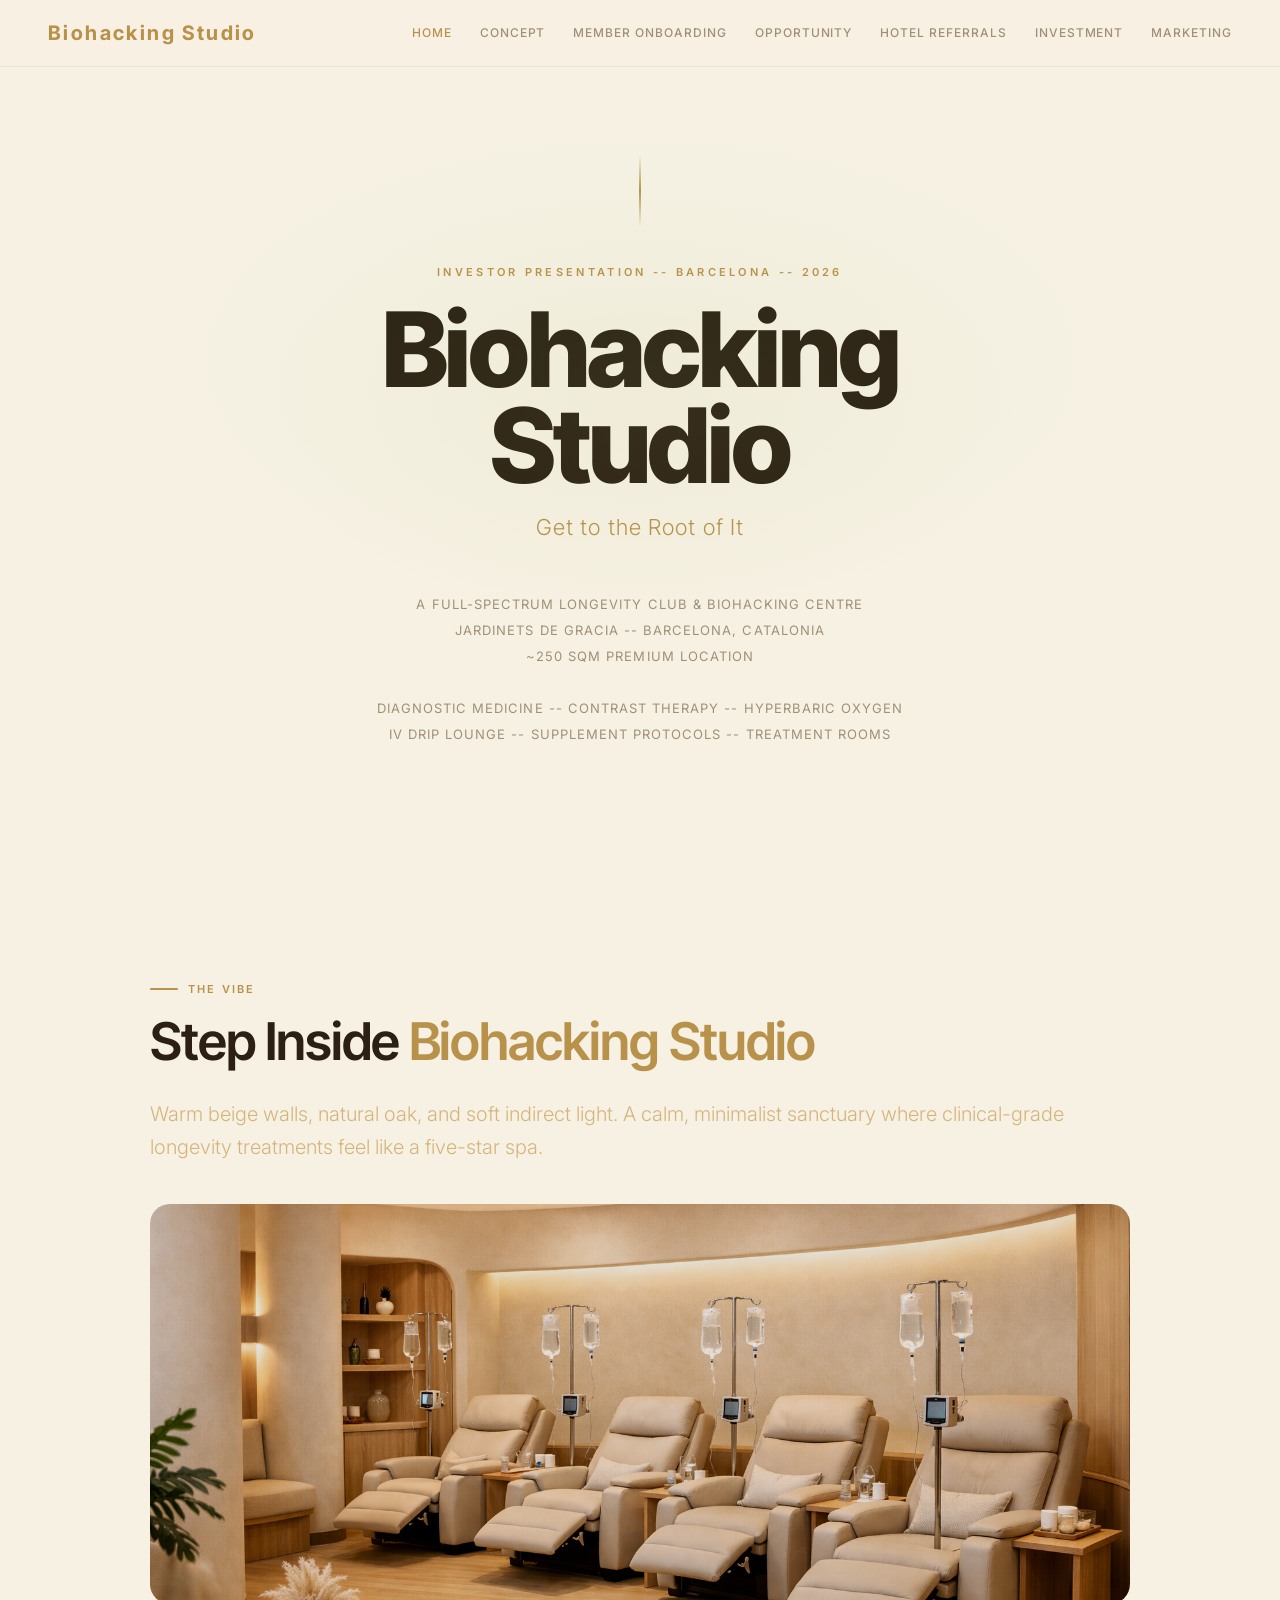
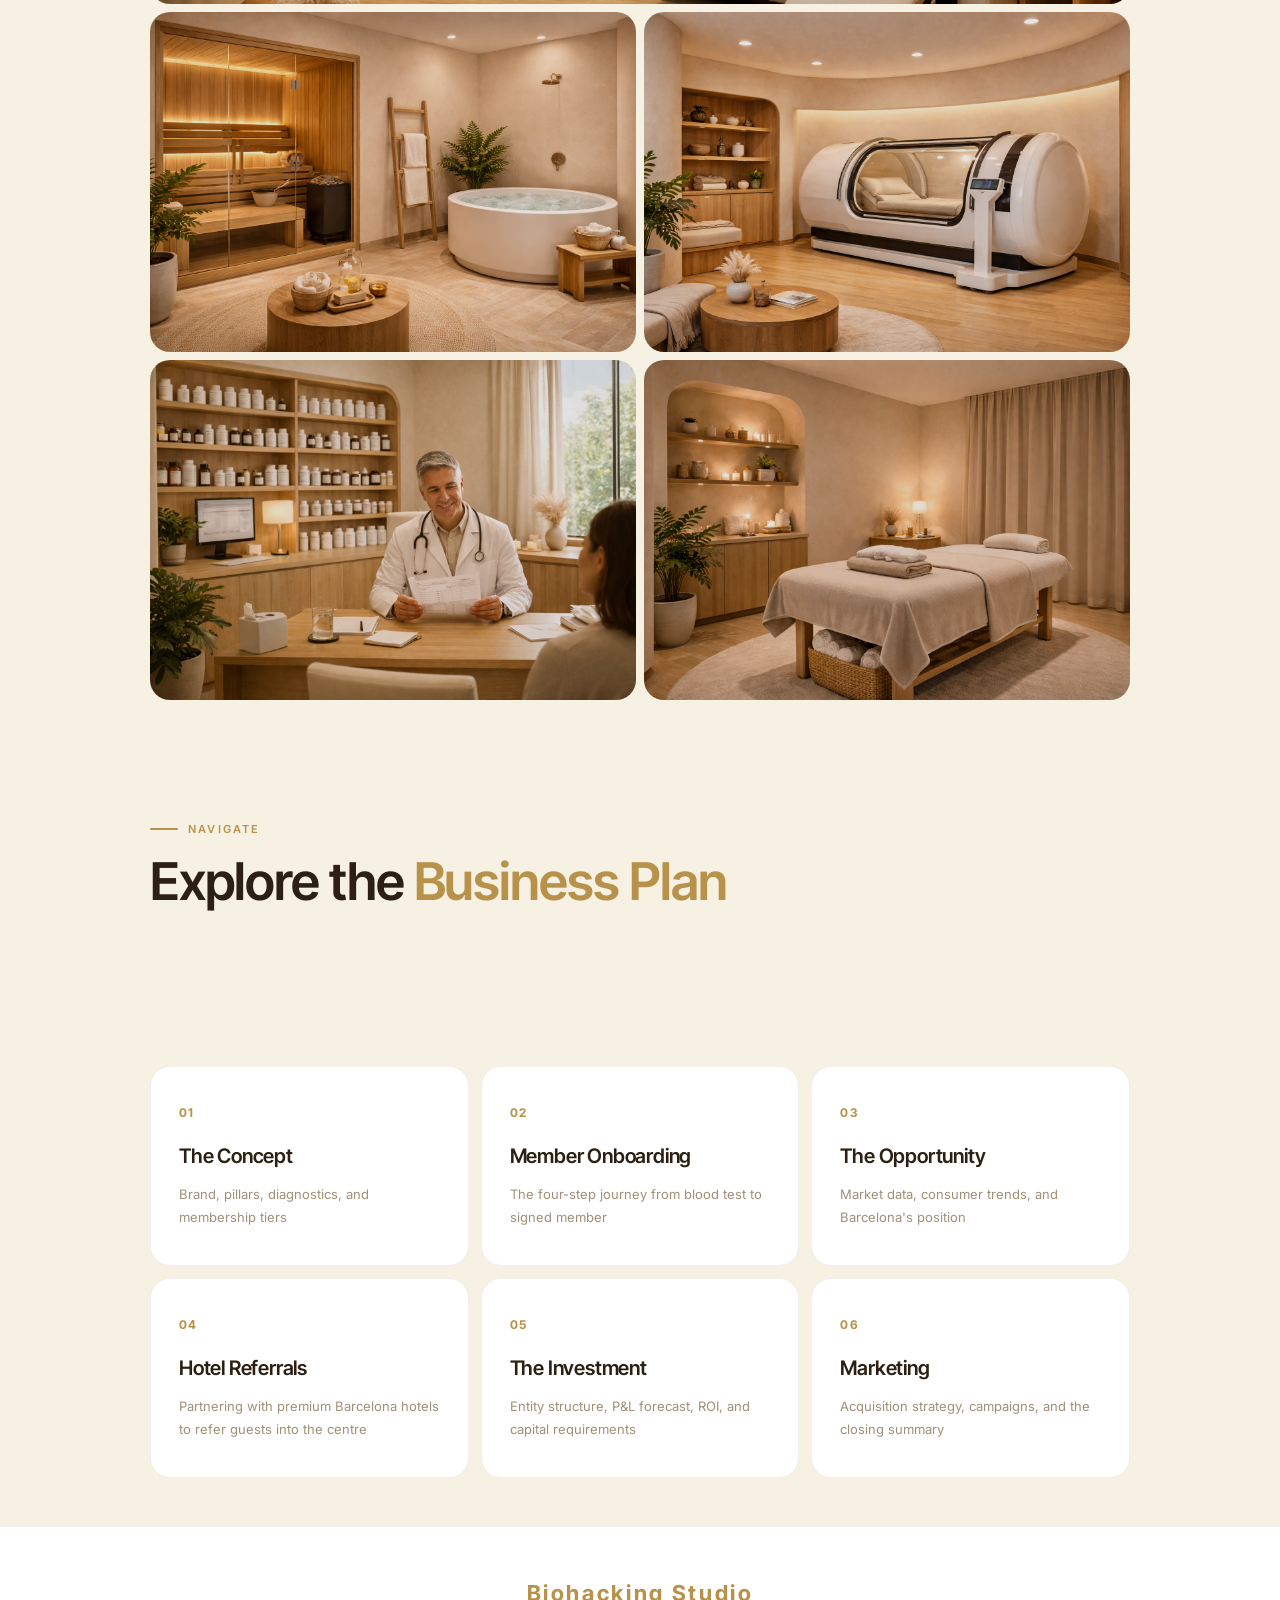
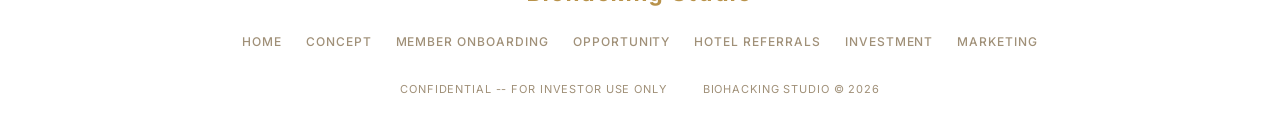
<file: index.html>
<!DOCTYPE html>
<html lang="en">
<head>
<meta charset="UTF-8">
<meta name="viewport" content="width=device-width, initial-scale=1.0">
<title>Home -- Biohacking Studio</title>
<link rel="preconnect" href="https://fonts.googleapis.com">
<link rel="preconnect" href="https://fonts.gstatic.com" crossorigin>
<link href="https://fonts.googleapis.com/css2?family=Inter+Tight:ital,wght@0,200;0,300;0,400;0,500;0,600;0,700;0,800;1,300;1,400&family=Inter:wght@200;300;400;500;600;700;800&display=swap" rel="stylesheet">
<link rel="stylesheet" href="styles.css?v=6">
</head>
<body>
<nav class="nav">
  <a href="index.html" class="nav-logo">Biohacking Studio</a>
  <button class="nav-toggle" aria-label="Menu">
    <span></span><span></span><span></span>
  </button>
  <div class="nav-links">
    <a href="index.html" class="active">Home</a>
    <a href="concept.html">Concept</a>
    <a href="onboarding.html">Member Onboarding</a>
    <a href="opportunity.html">Opportunity</a>
    <a href="hotel.html">Hotel Referrals</a>
    <a href="investment.html">Investment</a>
    <a href="marketing.html">Marketing</a>
  </div>
</nav>

<!-- COVER -->
<div class="cover">
  <div class="cover-bg"></div>
  <div class="cover-line"></div>
  <div class="brand-mark">Investor Presentation -- Barcelona -- 2026</div>
  <h1>Biohacking<br>Studio</h1>
  <div class="cover-tagline">Get to the Root of It</div>
  <p class="cover-desc">
    A full-spectrum longevity club &amp; biohacking centre<br>
    Jardinets de Gracia -- Barcelona, Catalonia<br>
    ~250 sqm premium location<br>
    <br>
    Diagnostic Medicine -- Contrast Therapy -- Hyperbaric Oxygen<br>
    IV Drip Lounge -- Supplement Protocols -- Treatment Rooms
  </p>
</div>

<!-- THE VIBE -->
<div class="vibe-section">
  <div class="eyebrow">The Vibe</div>
  <h2>Step Inside <em>Biohacking Studio</em></h2>
  <p class="lead">Warm beige walls, natural oak, and soft indirect light. A calm, minimalist sanctuary where clinical-grade longevity treatments feel like a five-star spa.</p>
  <div class="vibe-grid">
    <div class="vibe-img vibe-hero">
      <img src="images/iv-lounge.png" alt="Biohacking Studio IV Drip Lounge -- Jardinets de Gracia" loading="lazy">
      <div class="vibe-label">IV Drip Lounge</div>
    </div>
    <div class="vibe-img vibe-tall">
      <img src="images/sauna.png" alt="Finnish Sauna &amp; Contrast Therapy" loading="lazy">
      <div class="vibe-label">Sauna &amp; Contrast Therapy</div>
    </div>
    <div class="vibe-img vibe-plunge">
      <img src="images/hyperbaric.png" alt="Hyperbaric Oxygen Chamber" loading="lazy">
      <div class="vibe-label">Hyperbaric Oxygen Chamber</div>
    </div>
    <div class="vibe-img vibe-tall">
      <img src="images/consultation.png" alt="Medical Consultation &amp; Diagnostics" loading="lazy">
      <div class="vibe-label">Medical Consultation</div>
    </div>
    <div class="vibe-img vibe-tall">
      <img src="images/treatment.png" alt="Treatment &amp; Recovery Room" loading="lazy">
      <div class="vibe-label">Treatment &amp; Recovery</div>
    </div>
  </div>
</div>

<!-- EXPLORE CARDS -->
<div class="section" style="padding-top: 0;">
  <div class="eyebrow">Navigate</div>
  <h2>Explore the <em>Business Plan</em></h2>
</div>
<div class="home-cards">
  <a href="concept.html" class="home-card">
    <div class="home-card-num">01</div>
    <h3>The Concept</h3>
    <p>Brand, pillars, diagnostics, and membership tiers</p>
  </a>
  <a href="onboarding.html" class="home-card">
    <div class="home-card-num">02</div>
    <h3>Member Onboarding</h3>
    <p>The four-step journey from blood test to signed member</p>
  </a>
  <a href="opportunity.html" class="home-card">
    <div class="home-card-num">03</div>
    <h3>The Opportunity</h3>
    <p>Market data, consumer trends, and Barcelona's position</p>
  </a>
  <a href="hotel.html" class="home-card">
    <div class="home-card-num">04</div>
    <h3>Hotel Referrals</h3>
    <p>Partnering with premium Barcelona hotels to refer guests into the centre</p>
  </a>
  <a href="investment.html" class="home-card">
    <div class="home-card-num">05</div>
    <h3>The Investment</h3>
    <p>Entity structure, P&amp;L forecast, ROI, and capital requirements</p>
  </a>
  <a href="marketing.html" class="home-card">
    <div class="home-card-num">06</div>
    <h3>Marketing</h3>
    <p>Acquisition strategy, campaigns, and the closing summary</p>
  </a>
</div>

<footer class="site-footer">
  <div class="footer-inner">
    <div class="footer-brand">Biohacking Studio</div>
    <div class="footer-links">
      <a href="index.html">Home</a>
      <a href="concept.html">Concept</a>
      <a href="onboarding.html">Member Onboarding</a>
      <a href="opportunity.html">Opportunity</a>
      <a href="hotel.html">Hotel Referrals</a>
      <a href="investment.html">Investment</a>
      <a href="marketing.html">Marketing</a>
    </div>
    <div class="footer-meta">
      <span>Confidential -- For Investor Use Only</span>
      <span>Biohacking Studio &copy; 2026</span>
    </div>
  </div>
</footer>
<script>
document.querySelector('.nav-toggle').addEventListener('click', function() {
  document.querySelector('.nav-links').classList.toggle('open');
  this.classList.toggle('open');
});
</script>
</body>
</html>
</file>
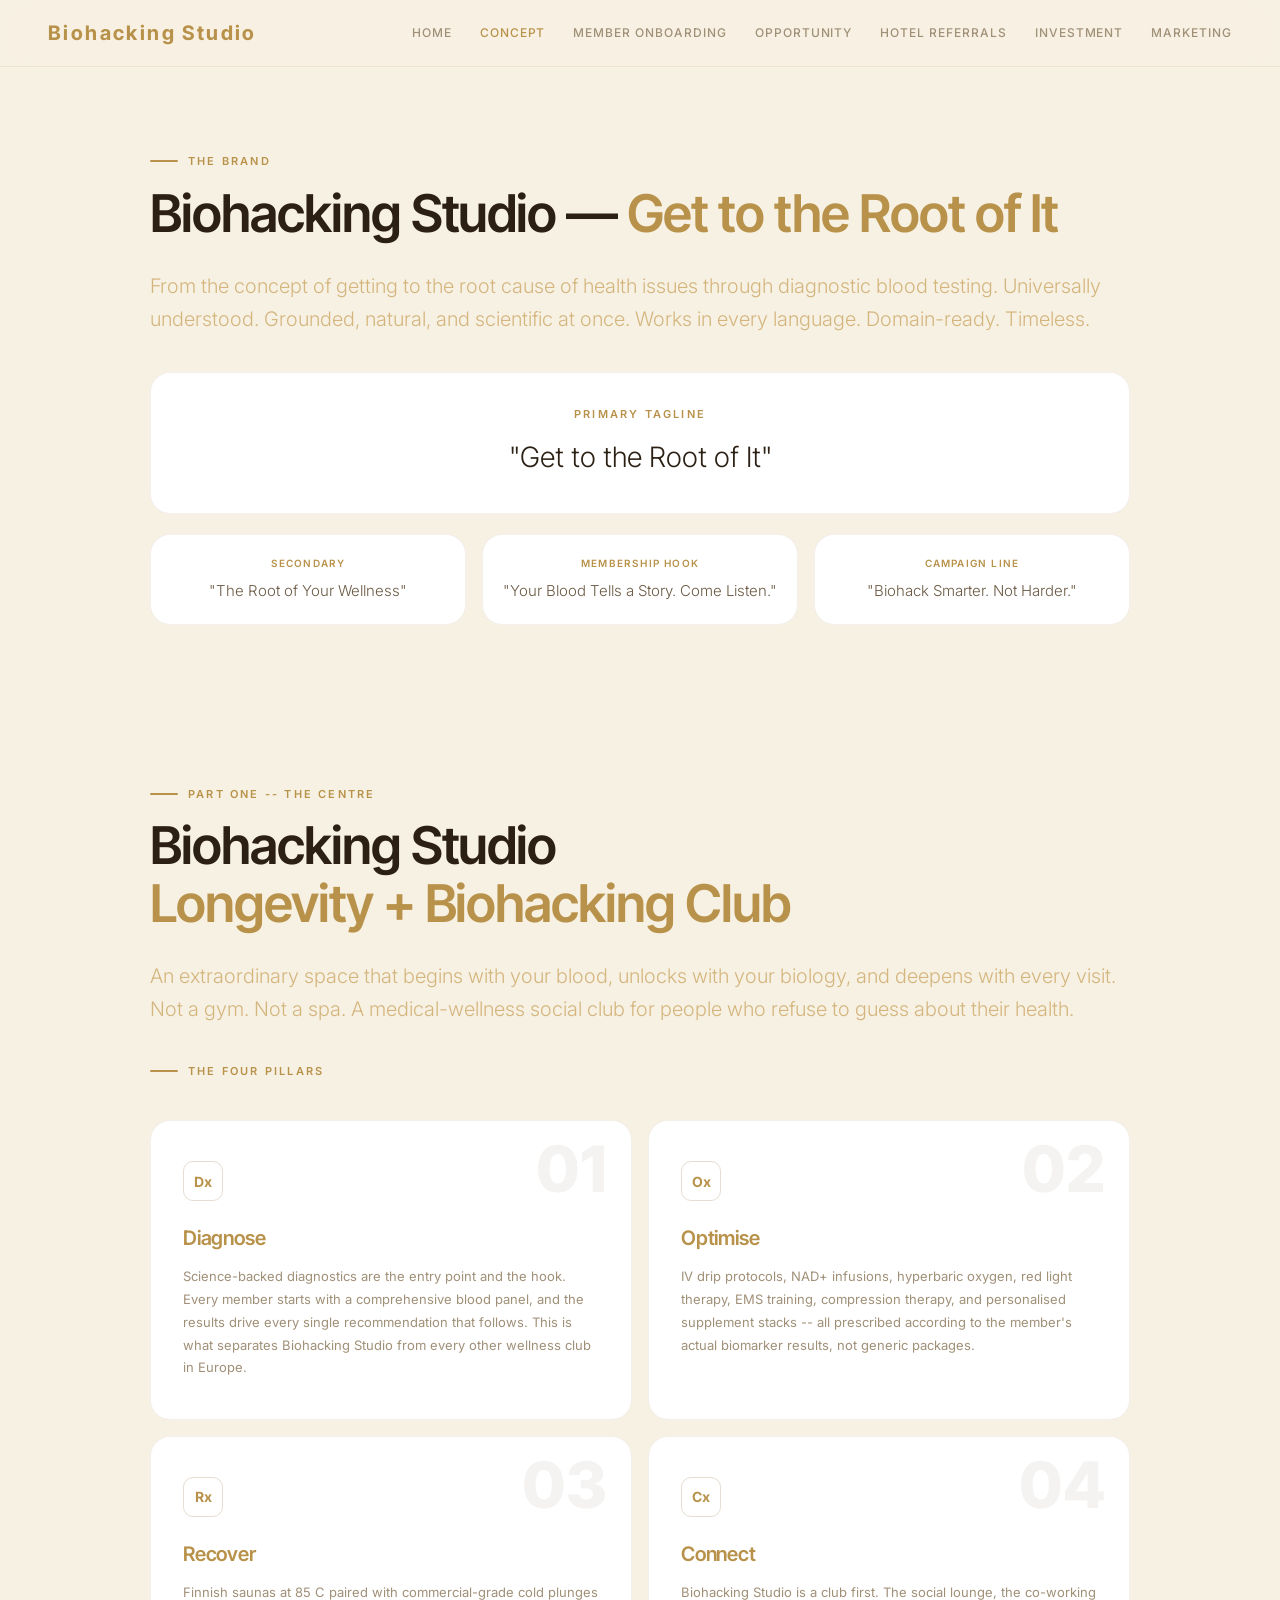
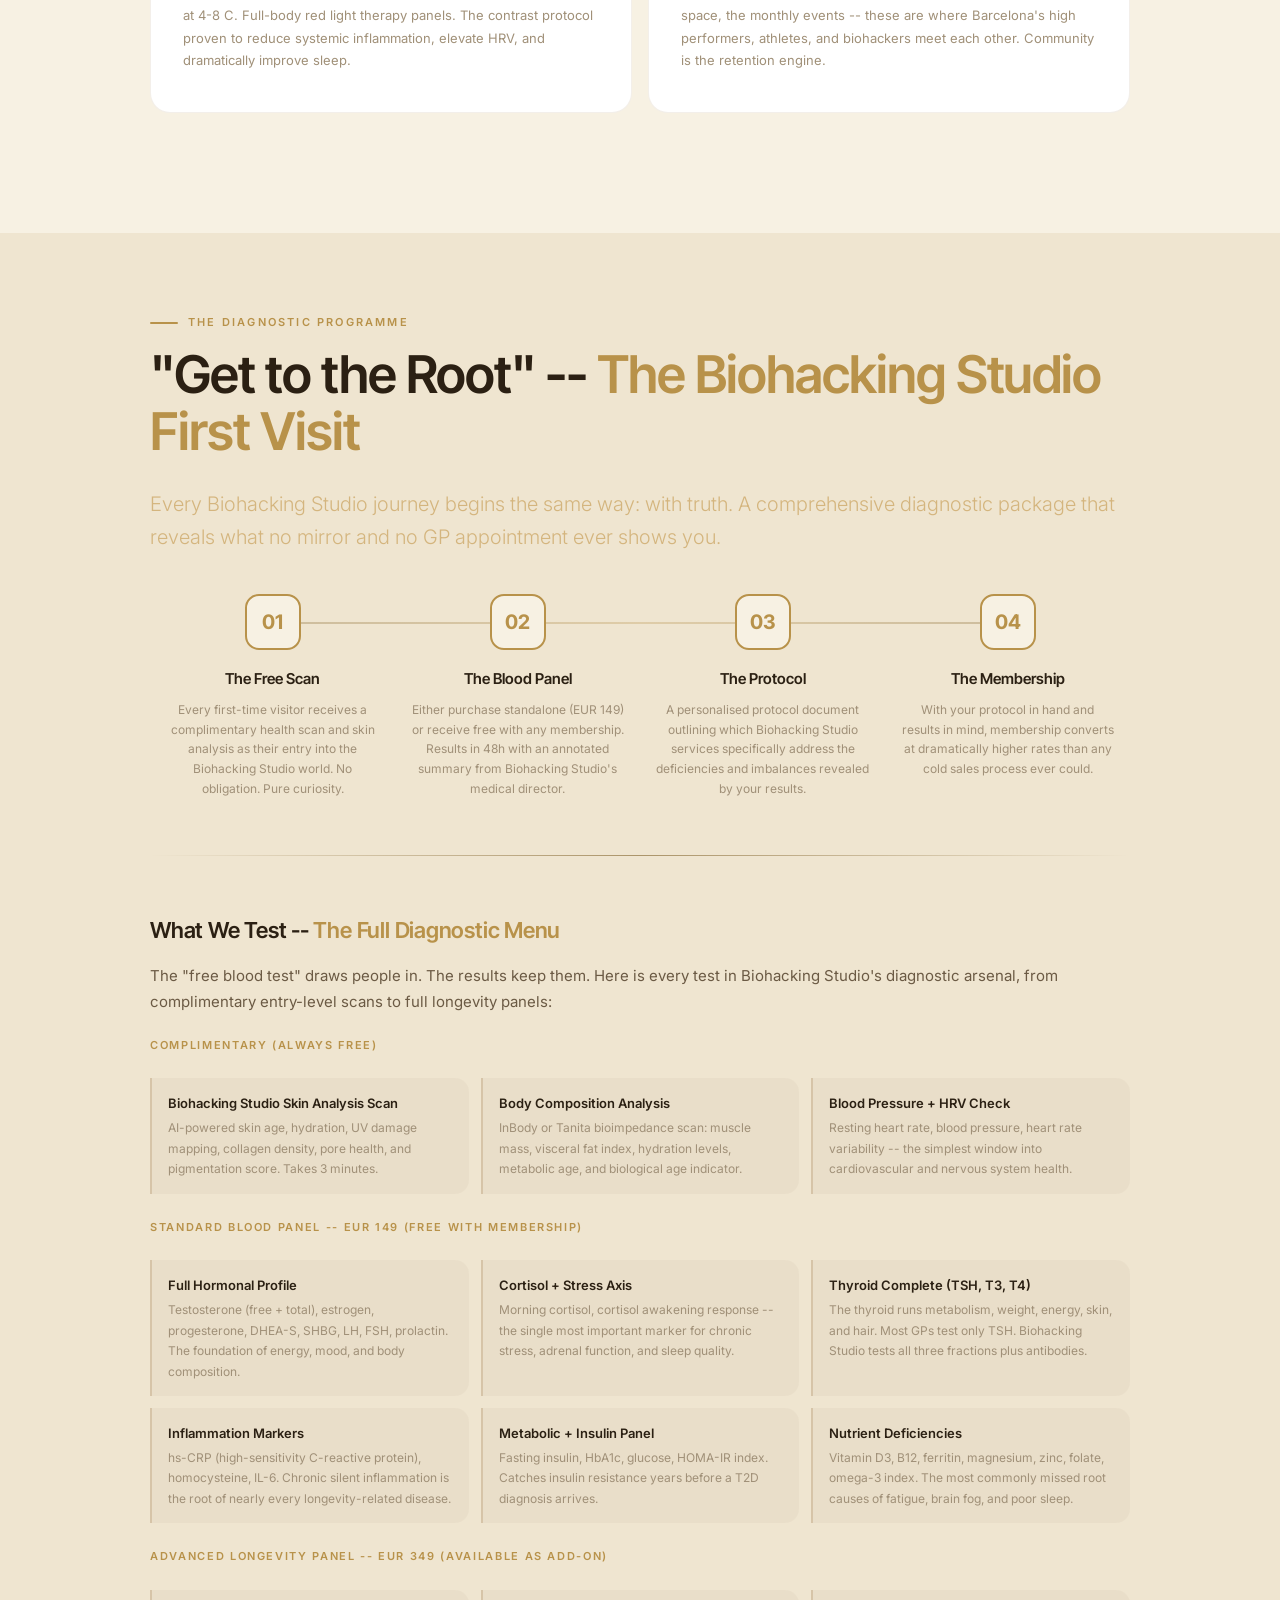
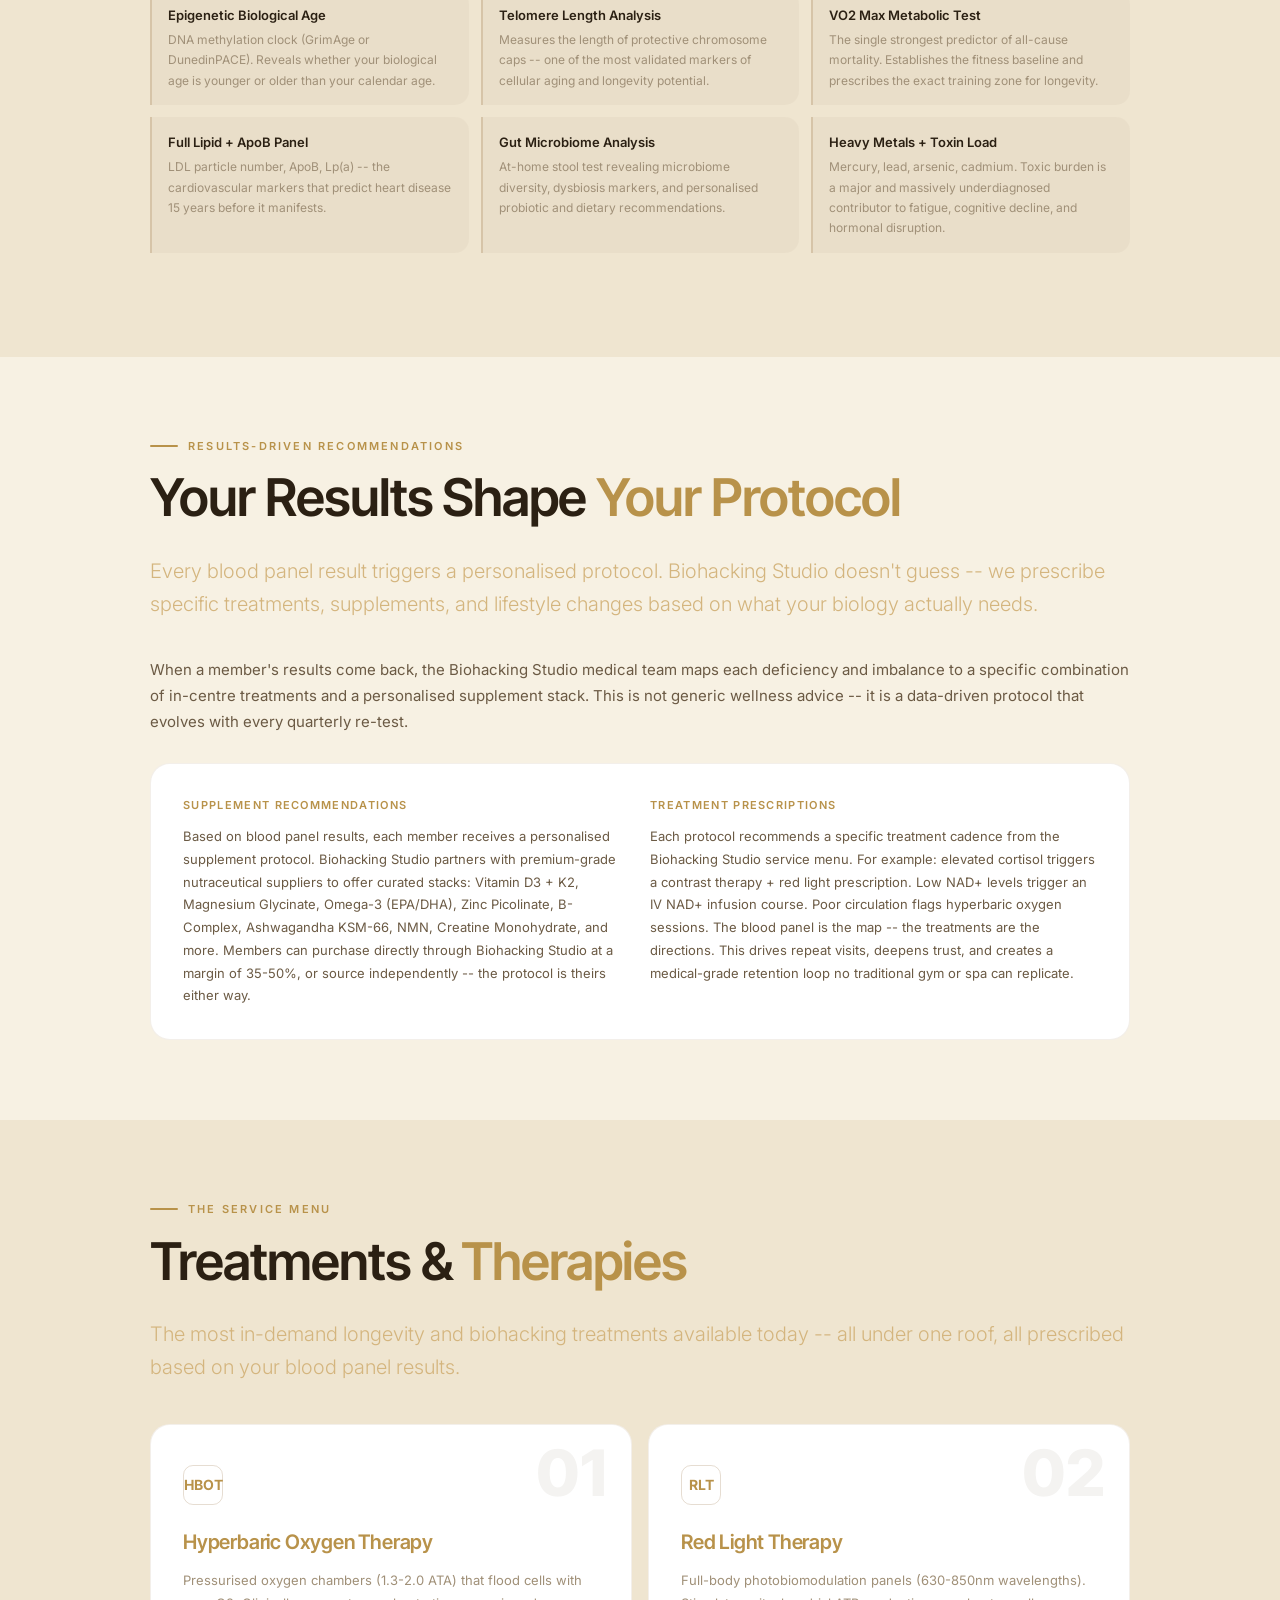
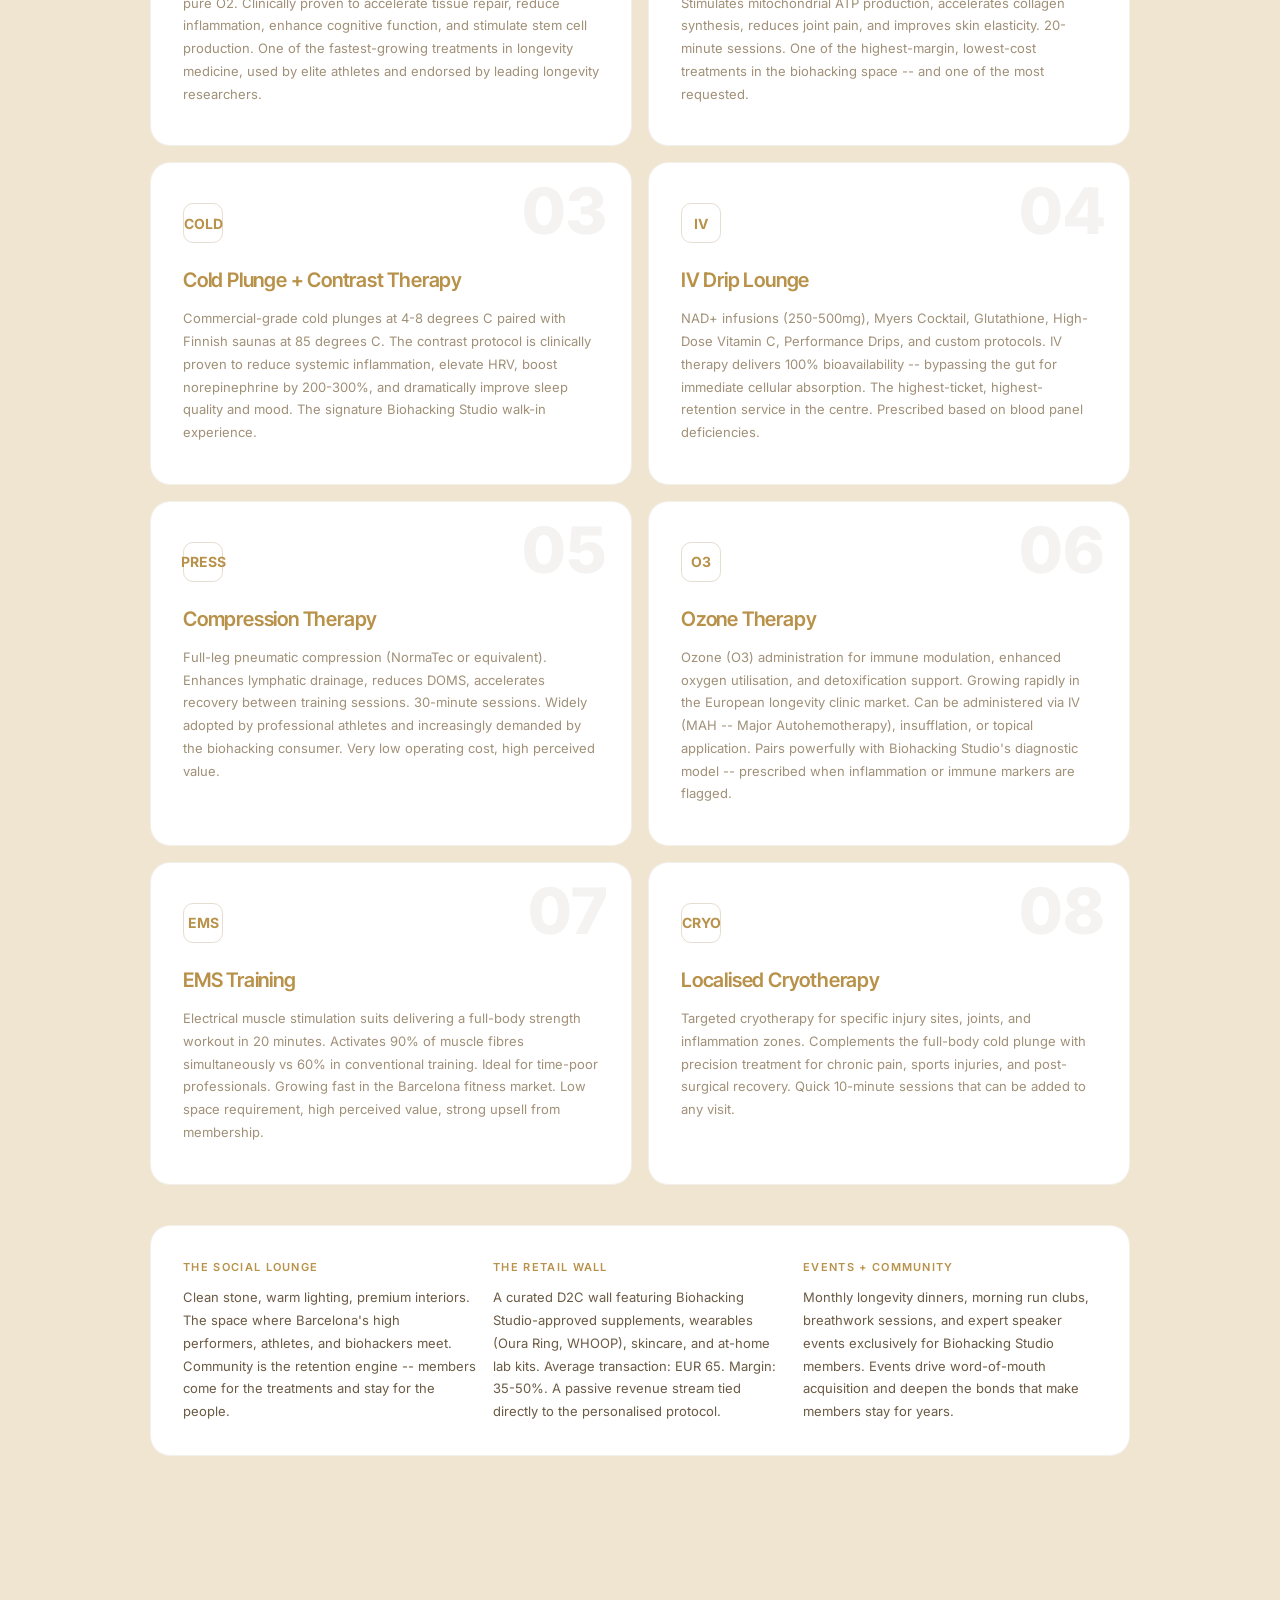
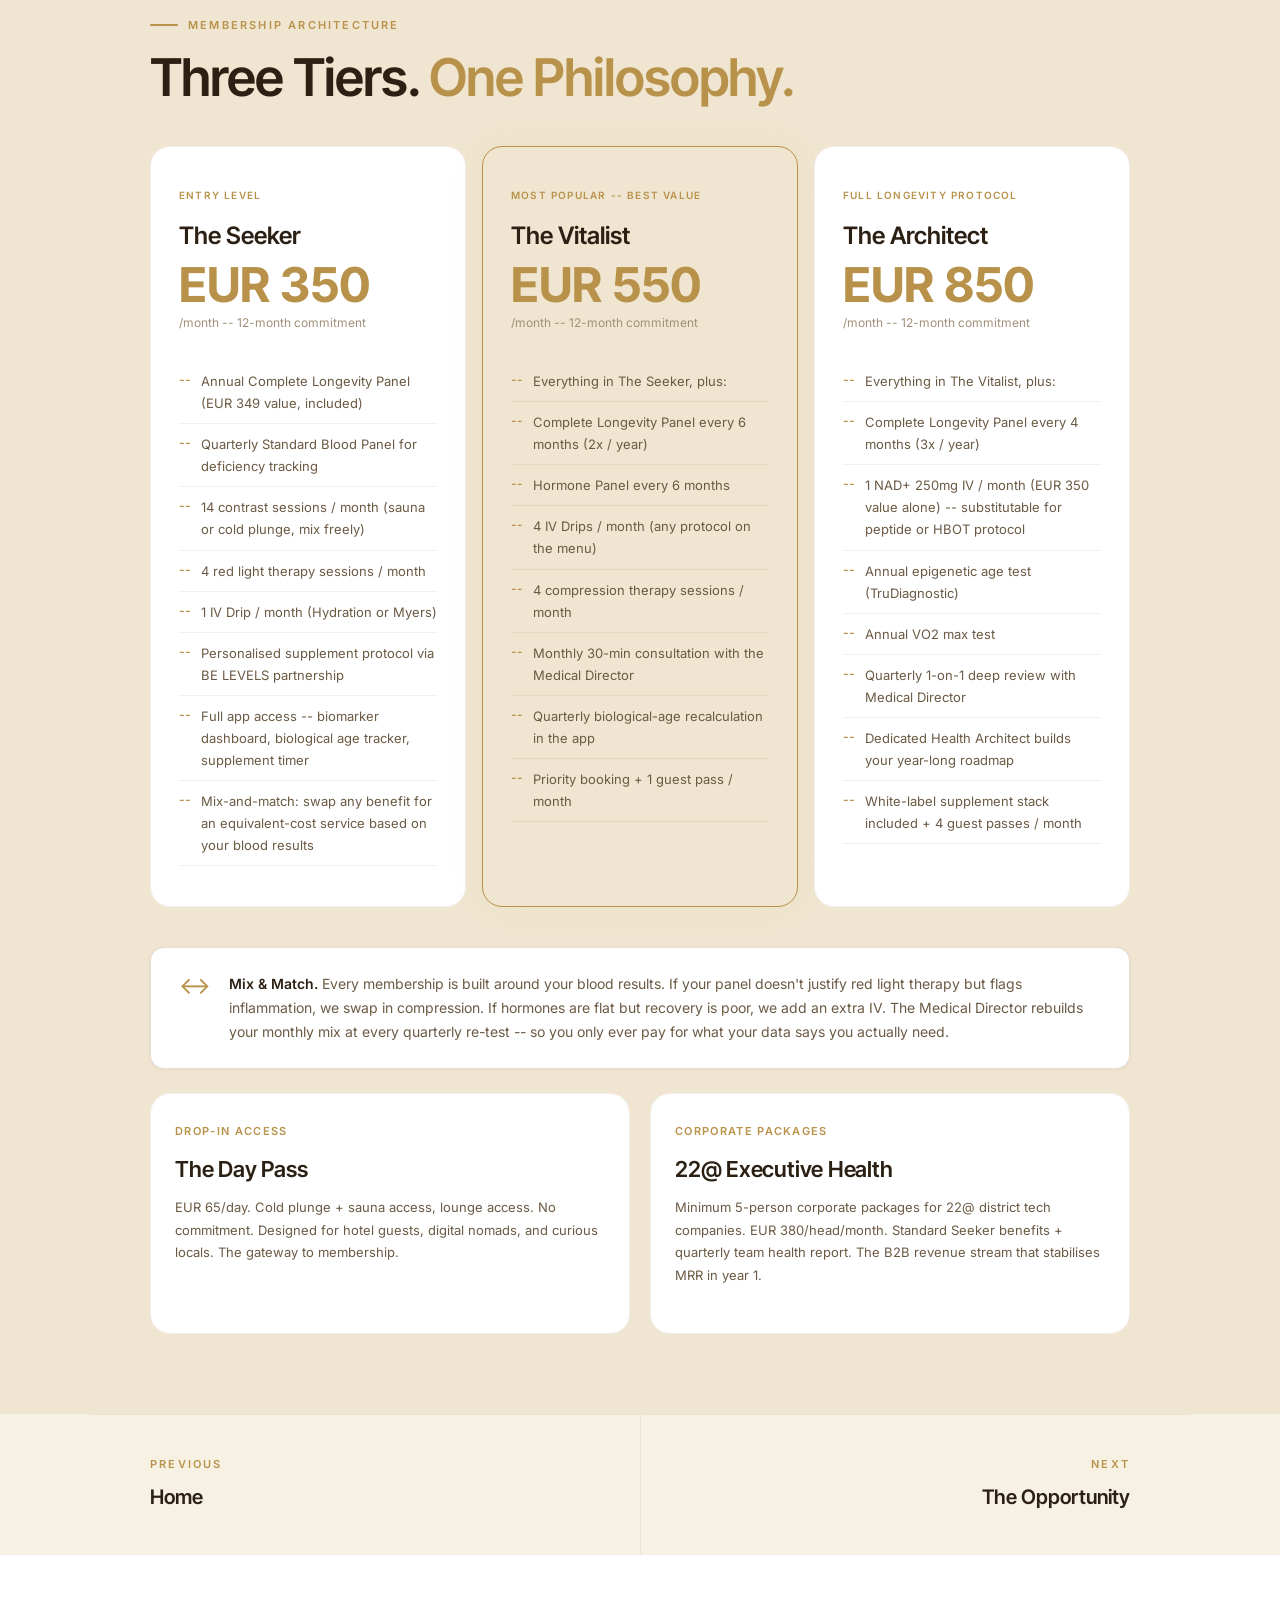
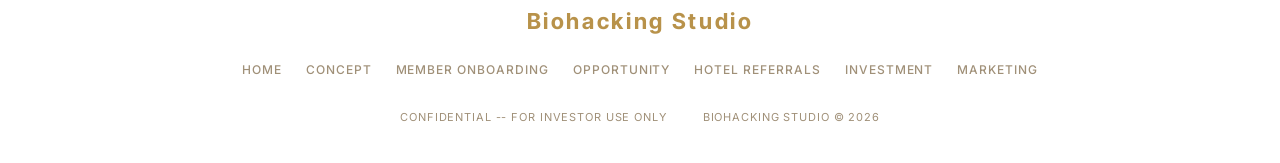
<file: concept.html>
<!DOCTYPE html>
<html lang="en">
<head>
<meta charset="UTF-8">
<meta name="viewport" content="width=device-width, initial-scale=1.0">
<title>The Concept -- Biohacking Studio</title>
<link rel="preconnect" href="https://fonts.googleapis.com">
<link rel="preconnect" href="https://fonts.gstatic.com" crossorigin>
<link href="https://fonts.googleapis.com/css2?family=Inter+Tight:ital,wght@0,200;0,300;0,400;0,500;0,600;0,700;0,800;1,300;1,400&family=Inter:wght@200;300;400;500;600;700;800&display=swap" rel="stylesheet">
<link rel="stylesheet" href="styles.css?v=6">
</head>
<body>
<nav class="nav">
  <a href="index.html" class="nav-logo">Biohacking Studio</a>
  <button class="nav-toggle" aria-label="Menu">
    <span></span><span></span><span></span>
  </button>
  <div class="nav-links">
    <a href="index.html">Home</a>
    <a href="concept.html" class="active">Concept</a>
    <a href="onboarding.html">Member Onboarding</a>
    <a href="opportunity.html">Opportunity</a>
    <a href="hotel.html">Hotel Referrals</a>
    <a href="investment.html">Investment</a>
    <a href="marketing.html">Marketing</a>
  </div>
</nav>

<div class="page-top"></div>

<!-- THE BRAND -->
<div class="section">
  <div class="eyebrow">The Brand</div>
  <h2>Biohacking Studio — <em>Get to the Root of It</em></h2>
  <p class="lead">From the concept of getting to the root cause of health issues through diagnostic blood testing. Universally understood. Grounded, natural, and scientific at once. Works in every language. Domain-ready. Timeless.</p>
  <div class="tagline-box">
    <div class="tagline-box-label">Primary Tagline</div>
    <div class="tagline-box-text">"Get to the Root of It"</div>
  </div>
  <div class="inline-grid-3" style="margin-top: 16px;">
    <div class="tagline-card">
      <div class="tagline-card-label">SECONDARY</div>
      <div class="tagline-card-text">"The Root of Your Wellness"</div>
    </div>
    <div class="tagline-card">
      <div class="tagline-card-label">MEMBERSHIP HOOK</div>
      <div class="tagline-card-text">"Your Blood Tells a Story. Come Listen."</div>
    </div>
    <div class="tagline-card">
      <div class="tagline-card-label">CAMPAIGN LINE</div>
      <div class="tagline-card-text">"Biohack Smarter. Not Harder."</div>
    </div>
  </div>
</div>

<!-- PART 1: THE CONCEPT -->
<div class="section">
  <div class="eyebrow">Part One -- The Centre</div>
  <h2>Biohacking Studio<br><em>Longevity + Biohacking Club</em></h2>
  <p class="lead">An extraordinary space that begins with your blood, unlocks with your biology, and deepens with every visit. Not a gym. Not a spa. A medical-wellness social club for people who refuse to guess about their health.</p>
  <!-- FOUR PILLARS -->
  <div class="eyebrow">The Four Pillars</div>
  <div class="pillars-grid">
    <div class="pillar">
      <div class="pillar-number">01</div>
      <div class="pillar-icon">Dx</div>
      <h3><em>Diagnose</em></h3>
      <p>Science-backed diagnostics are the entry point and the hook. Every member starts with a comprehensive blood panel, and the results drive every single recommendation that follows. This is what separates Biohacking Studio from every other wellness club in Europe.</p>
    </div>
    <div class="pillar">
      <div class="pillar-number">02</div>
      <div class="pillar-icon">Ox</div>
      <h3><em>Optimise</em></h3>
      <p>IV drip protocols, NAD+ infusions, hyperbaric oxygen, red light therapy, EMS training, compression therapy, and personalised supplement stacks -- all prescribed according to the member's actual biomarker results, not generic packages.</p>
    </div>
    <div class="pillar">
      <div class="pillar-number">03</div>
      <div class="pillar-icon">Rx</div>
      <h3><em>Recover</em></h3>
      <p>Finnish saunas at 85 C paired with commercial-grade cold plunges at 4-8 C. Full-body red light therapy panels. The contrast protocol proven to reduce systemic inflammation, elevate HRV, and dramatically improve sleep.</p>
    </div>
    <div class="pillar">
      <div class="pillar-number">04</div>
      <div class="pillar-icon">Cx</div>
      <h3><em>Connect</em></h3>
      <p>Biohacking Studio is a club first. The social lounge, the co-working space, the monthly events -- these are where Barcelona's high performers, athletes, and biohackers meet each other. Community is the retention engine.</p>
    </div>
  </div>
</div>

<!-- DIAGNOSTIC PROGRAMME -->
<div class="section-alt full-bleed">
  <div class="section-alt-inner">
    <div class="eyebrow">The Diagnostic Programme</div>
    <h2>"Get to the Root" -- <em>The Biohacking Studio First Visit</em></h2>
    <p class="lead">Every Biohacking Studio journey begins the same way: with truth. A comprehensive diagnostic package that reveals what no mirror and no GP appointment ever shows you.</p>
    <div class="journey-steps">
      <div class="journey-step">
        <div class="step-num">01</div>
        <h4>The Free Scan</h4>
        <p>Every first-time visitor receives a complimentary health scan and skin analysis as their entry into the Biohacking Studio world. No obligation. Pure curiosity.</p>
      </div>
      <div class="journey-step">
        <div class="step-num">02</div>
        <h4>The Blood Panel</h4>
        <p>Either purchase standalone (EUR 149) or receive free with any membership. Results in 48h with an annotated summary from Biohacking Studio's medical director.</p>
      </div>
      <div class="journey-step">
        <div class="step-num">03</div>
        <h4>The Protocol</h4>
        <p>A personalised protocol document outlining which Biohacking Studio services specifically address the deficiencies and imbalances revealed by your results.</p>
      </div>
      <div class="journey-step">
        <div class="step-num">04</div>
        <h4>The Membership</h4>
        <p>With your protocol in hand and results in mind, membership converts at dramatically higher rates than any cold sales process ever could.</p>
      </div>
    </div>
    <div class="divider divider-gold"></div>
    <h3>What We Test -- <em>The Full Diagnostic Menu</em></h3>
    <p>The "free blood test" draws people in. The results keep them. Here is every test in Biohacking Studio's diagnostic arsenal, from complimentary entry-level scans to full longevity panels:</p>
    <div class="test-category-label">Complimentary (Always Free)</div>
    <div class="tests-grid">
      <div class="test-item">
        <div class="test-title">Biohacking Studio Skin Analysis Scan</div>
        <div class="test-desc">AI-powered skin age, hydration, UV damage mapping, collagen density, pore health, and pigmentation score. Takes 3 minutes.</div>
      </div>
      <div class="test-item">
        <div class="test-title">Body Composition Analysis</div>
        <div class="test-desc">InBody or Tanita bioimpedance scan: muscle mass, visceral fat index, hydration levels, metabolic age, and biological age indicator.</div>
      </div>
      <div class="test-item">
        <div class="test-title">Blood Pressure + HRV Check</div>
        <div class="test-desc">Resting heart rate, blood pressure, heart rate variability -- the simplest window into cardiovascular and nervous system health.</div>
      </div>
    </div>
    <div class="test-category-label">Standard Blood Panel -- EUR 149 (Free with Membership)</div>
    <div class="tests-grid">
      <div class="test-item">
        <div class="test-title">Full Hormonal Profile</div>
        <div class="test-desc">Testosterone (free + total), estrogen, progesterone, DHEA-S, SHBG, LH, FSH, prolactin. The foundation of energy, mood, and body composition.</div>
      </div>
      <div class="test-item">
        <div class="test-title">Cortisol + Stress Axis</div>
        <div class="test-desc">Morning cortisol, cortisol awakening response -- the single most important marker for chronic stress, adrenal function, and sleep quality.</div>
      </div>
      <div class="test-item">
        <div class="test-title">Thyroid Complete (TSH, T3, T4)</div>
        <div class="test-desc">The thyroid runs metabolism, weight, energy, skin, and hair. Most GPs test only TSH. Biohacking Studio tests all three fractions plus antibodies.</div>
      </div>
      <div class="test-item">
        <div class="test-title">Inflammation Markers</div>
        <div class="test-desc">hs-CRP (high-sensitivity C-reactive protein), homocysteine, IL-6. Chronic silent inflammation is the root of nearly every longevity-related disease.</div>
      </div>
      <div class="test-item">
        <div class="test-title">Metabolic + Insulin Panel</div>
        <div class="test-desc">Fasting insulin, HbA1c, glucose, HOMA-IR index. Catches insulin resistance years before a T2D diagnosis arrives.</div>
      </div>
      <div class="test-item">
        <div class="test-title">Nutrient Deficiencies</div>
        <div class="test-desc">Vitamin D3, B12, ferritin, magnesium, zinc, folate, omega-3 index. The most commonly missed root causes of fatigue, brain fog, and poor sleep.</div>
      </div>
    </div>
    <div class="test-category-label">Advanced Longevity Panel -- EUR 349 (Available as Add-On)</div>
    <div class="tests-grid">
      <div class="test-item">
        <div class="test-title">Epigenetic Biological Age</div>
        <div class="test-desc">DNA methylation clock (GrimAge or DunedinPACE). Reveals whether your biological age is younger or older than your calendar age.</div>
      </div>
      <div class="test-item">
        <div class="test-title">Telomere Length Analysis</div>
        <div class="test-desc">Measures the length of protective chromosome caps -- one of the most validated markers of cellular aging and longevity potential.</div>
      </div>
      <div class="test-item">
        <div class="test-title">VO2 Max Metabolic Test</div>
        <div class="test-desc">The single strongest predictor of all-cause mortality. Establishes the fitness baseline and prescribes the exact training zone for longevity.</div>
      </div>
      <div class="test-item">
        <div class="test-title">Full Lipid + ApoB Panel</div>
        <div class="test-desc">LDL particle number, ApoB, Lp(a) -- the cardiovascular markers that predict heart disease 15 years before it manifests.</div>
      </div>
      <div class="test-item">
        <div class="test-title">Gut Microbiome Analysis</div>
        <div class="test-desc">At-home stool test revealing microbiome diversity, dysbiosis markers, and personalised probiotic and dietary recommendations.</div>
      </div>
      <div class="test-item">
        <div class="test-title">Heavy Metals + Toxin Load</div>
        <div class="test-desc">Mercury, lead, arsenic, cadmium. Toxic burden is a major and massively underdiagnosed contributor to fatigue, cognitive decline, and hormonal disruption.</div>
      </div>
    </div>
  </div>
</div>

<!-- PERSONALISED PROTOCOL -->
<div class="section">
  <div class="eyebrow">Results-Driven Recommendations</div>
  <h2>Your Results Shape <em>Your Protocol</em></h2>
  <p class="lead">Every blood panel result triggers a personalised protocol. Biohacking Studio doesn't guess -- we prescribe specific treatments, supplements, and lifestyle changes based on what your biology actually needs.</p>
  <p>When a member's results come back, the Biohacking Studio medical team maps each deficiency and imbalance to a specific combination of in-centre treatments and a personalised supplement stack. This is not generic wellness advice -- it is a data-driven protocol that evolves with every quarterly re-test.</p>

  <div class="content-block" style="margin-top: 28px;">
    <div class="inline-grid-2">
      <div>
        <div class="content-block-label">Supplement Recommendations</div>
        <p>Based on blood panel results, each member receives a personalised supplement protocol. Biohacking Studio partners with premium-grade nutraceutical suppliers to offer curated stacks: Vitamin D3 + K2, Magnesium Glycinate, Omega-3 (EPA/DHA), Zinc Picolinate, B-Complex, Ashwagandha KSM-66, NMN, Creatine Monohydrate, and more. Members can purchase directly through Biohacking Studio at a margin of 35-50%, or source independently -- the protocol is theirs either way.</p>
      </div>
      <div>
        <div class="content-block-label">Treatment Prescriptions</div>
        <p>Each protocol recommends a specific treatment cadence from the Biohacking Studio service menu. For example: elevated cortisol triggers a contrast therapy + red light prescription. Low NAD+ levels trigger an IV NAD+ infusion course. Poor circulation flags hyperbaric oxygen sessions. The blood panel is the map -- the treatments are the directions. This drives repeat visits, deepens trust, and creates a medical-grade retention loop no traditional gym or spa can replicate.</p>
      </div>
    </div>
  </div>
</div>

<!-- TREATMENT & SERVICE MENU -->
<div class="section-alt full-bleed">
  <div class="section-alt-inner">
    <div class="eyebrow">The Service Menu</div>
    <h2>Treatments & <em>Therapies</em></h2>
    <p class="lead">The most in-demand longevity and biohacking treatments available today -- all under one roof, all prescribed based on your blood panel results.</p>

    <div class="pillars-grid">
      <div class="pillar">
        <div class="pillar-number">01</div>
        <div class="pillar-icon">HBOT</div>
        <h3><em>Hyperbaric Oxygen Therapy</em></h3>
        <p>Pressurised oxygen chambers (1.3-2.0 ATA) that flood cells with pure O2. Clinically proven to accelerate tissue repair, reduce inflammation, enhance cognitive function, and stimulate stem cell production. One of the fastest-growing treatments in longevity medicine, used by elite athletes and endorsed by leading longevity researchers.</p>
      </div>
      <div class="pillar">
        <div class="pillar-number">02</div>
        <div class="pillar-icon">RLT</div>
        <h3><em>Red Light Therapy</em></h3>
        <p>Full-body photobiomodulation panels (630-850nm wavelengths). Stimulates mitochondrial ATP production, accelerates collagen synthesis, reduces joint pain, and improves skin elasticity. 20-minute sessions. One of the highest-margin, lowest-cost treatments in the biohacking space -- and one of the most requested.</p>
      </div>
      <div class="pillar">
        <div class="pillar-number">03</div>
        <div class="pillar-icon">COLD</div>
        <h3><em>Cold Plunge + Contrast Therapy</em></h3>
        <p>Commercial-grade cold plunges at 4-8 degrees C paired with Finnish saunas at 85 degrees C. The contrast protocol is clinically proven to reduce systemic inflammation, elevate HRV, boost norepinephrine by 200-300%, and dramatically improve sleep quality and mood. The signature Biohacking Studio walk-in experience.</p>
      </div>
      <div class="pillar">
        <div class="pillar-number">04</div>
        <div class="pillar-icon">IV</div>
        <h3><em>IV Drip Lounge</em></h3>
        <p>NAD+ infusions (250-500mg), Myers Cocktail, Glutathione, High-Dose Vitamin C, Performance Drips, and custom protocols. IV therapy delivers 100% bioavailability -- bypassing the gut for immediate cellular absorption. The highest-ticket, highest-retention service in the centre. Prescribed based on blood panel deficiencies.</p>
      </div>
      <div class="pillar">
        <div class="pillar-number">05</div>
        <div class="pillar-icon">PRESS</div>
        <h3><em>Compression Therapy</em></h3>
        <p>Full-leg pneumatic compression (NormaTec or equivalent). Enhances lymphatic drainage, reduces DOMS, accelerates recovery between training sessions. 30-minute sessions. Widely adopted by professional athletes and increasingly demanded by the biohacking consumer. Very low operating cost, high perceived value.</p>
      </div>
      <div class="pillar">
        <div class="pillar-number">06</div>
        <div class="pillar-icon">O3</div>
        <h3><em>Ozone Therapy</em></h3>
        <p>Ozone (O3) administration for immune modulation, enhanced oxygen utilisation, and detoxification support. Growing rapidly in the European longevity clinic market. Can be administered via IV (MAH -- Major Autohemotherapy), insufflation, or topical application. Pairs powerfully with Biohacking Studio's diagnostic model -- prescribed when inflammation or immune markers are flagged.</p>
      </div>
      <div class="pillar">
        <div class="pillar-number">07</div>
        <div class="pillar-icon">EMS</div>
        <h3><em>EMS Training</em></h3>
        <p>Electrical muscle stimulation suits delivering a full-body strength workout in 20 minutes. Activates 90% of muscle fibres simultaneously vs 60% in conventional training. Ideal for time-poor professionals. Growing fast in the Barcelona fitness market. Low space requirement, high perceived value, strong upsell from membership.</p>
      </div>
      <div class="pillar">
        <div class="pillar-number">08</div>
        <div class="pillar-icon">CRYO</div>
        <h3><em>Localised Cryotherapy</em></h3>
        <p>Targeted cryotherapy for specific injury sites, joints, and inflammation zones. Complements the full-body cold plunge with precision treatment for chronic pain, sports injuries, and post-surgical recovery. Quick 10-minute sessions that can be added to any visit.</p>
      </div>
    </div>

    <div class="content-block" style="margin-top: 28px;">
      <div class="inline-grid-3">
        <div>
          <div class="content-block-label">The Social Lounge</div>
          <p>Clean stone, warm lighting, premium interiors. The space where Barcelona's high performers, athletes, and biohackers meet. Community is the retention engine -- members come for the treatments and stay for the people.</p>
        </div>
        <div>
          <div class="content-block-label">The Retail Wall</div>
          <p>A curated D2C wall featuring Biohacking Studio-approved supplements, wearables (Oura Ring, WHOOP), skincare, and at-home lab kits. Average transaction: EUR 65. Margin: 35-50%. A passive revenue stream tied directly to the personalised protocol.</p>
        </div>
        <div>
          <div class="content-block-label">Events + Community</div>
          <p>Monthly longevity dinners, morning run clubs, breathwork sessions, and expert speaker events exclusively for Biohacking Studio members. Events drive word-of-mouth acquisition and deepen the bonds that make members stay for years.</p>
        </div>
      </div>
    </div>
  </div>
</div>

<!-- MEMBERSHIP TIERS -->
<div class="section-alt full-bleed">
  <div class="section-alt-inner">
    <div class="eyebrow">Membership Architecture</div>
    <h2>Three Tiers. <em>One Philosophy.</em></h2>
    <div class="tiers-grid">
      <div class="tier">
        <div class="tier-badge">Entry Level</div>
        <div class="tier-name">The Seeker</div>
        <div class="tier-price">EUR 350</div>
        <div class="tier-price-label">/month -- 12-month commitment</div>
        <ul class="tier-features">
          <li>Annual Complete Longevity Panel (EUR 349 value, included)</li>
          <li>Quarterly Standard Blood Panel for deficiency tracking</li>
          <li>14 contrast sessions / month (sauna or cold plunge, mix freely)</li>
          <li>4 red light therapy sessions / month</li>
          <li>1 IV Drip / month (Hydration or Myers)</li>
          <li>Personalised supplement protocol via BE LEVELS partnership</li>
          <li>Full app access -- biomarker dashboard, biological age tracker, supplement timer</li>
          <li>Mix-and-match: swap any benefit for an equivalent-cost service based on your blood results</li>
        </ul>
      </div>
      <div class="tier featured">
        <div class="tier-badge">Most Popular -- Best Value</div>
        <div class="tier-name">The Vitalist</div>
        <div class="tier-price">EUR 550</div>
        <div class="tier-price-label">/month -- 12-month commitment</div>
        <ul class="tier-features">
          <li>Everything in The Seeker, plus:</li>
          <li>Complete Longevity Panel every 6 months (2x / year)</li>
          <li>Hormone Panel every 6 months</li>
          <li>4 IV Drips / month (any protocol on the menu)</li>
          <li>4 compression therapy sessions / month</li>
          <li>Monthly 30-min consultation with the Medical Director</li>
          <li>Quarterly biological-age recalculation in the app</li>
          <li>Priority booking + 1 guest pass / month</li>
        </ul>
      </div>
      <div class="tier">
        <div class="tier-badge">Full Longevity Protocol</div>
        <div class="tier-name">The Architect</div>
        <div class="tier-price">EUR 850</div>
        <div class="tier-price-label">/month -- 12-month commitment</div>
        <ul class="tier-features">
          <li>Everything in The Vitalist, plus:</li>
          <li>Complete Longevity Panel every 4 months (3x / year)</li>
          <li>1 NAD+ 250mg IV / month (EUR 350 value alone) -- substitutable for peptide or HBOT protocol</li>
          <li>Annual epigenetic age test (TruDiagnostic)</li>
          <li>Annual VO2 max test</li>
          <li>Quarterly 1-on-1 deep review with Medical Director</li>
          <li>Dedicated Health Architect builds your year-long roadmap</li>
          <li>White-label supplement stack included + 4 guest passes / month</li>
        </ul>
      </div>
    </div>
    <div class="mix-match-note">
      <div class="mix-match-icon">&harr;</div>
      <div>
        <strong>Mix &amp; Match.</strong> Every membership is built around your blood results. If your panel doesn't justify red light therapy but flags inflammation, we swap in compression. If hormones are flat but recovery is poor, we add an extra IV. The Medical Director rebuilds your monthly mix at every quarterly re-test -- so you only ever pay for what your data says you actually need.
      </div>
    </div>
    <div class="inline-grid-2" style="margin-top: 24px;">
      <div class="tier-addon">
        <div class="tier-addon-label">Drop-In Access</div>
        <h3>The Day Pass</h3>
        <p>EUR 65/day. Cold plunge + sauna access, lounge access. No commitment. Designed for hotel guests, digital nomads, and curious locals. The gateway to membership.</p>
      </div>
      <div class="tier-addon">
        <div class="tier-addon-label">Corporate Packages</div>
        <h3>22@ Executive Health</h3>
        <p>Minimum 5-person corporate packages for 22@ district tech companies. EUR 380/head/month. Standard Seeker benefits + quarterly team health report. The B2B revenue stream that stabilises MRR in year 1.</p>
      </div>
    </div>
  </div>
</div>

<div class="page-nav">
  <a href="index.html" class="page-nav-link prev">
    <span class="page-nav-label">Previous</span>
    <span class="page-nav-title">Home</span>
  </a>
  <a href="opportunity.html" class="page-nav-link next">
    <span class="page-nav-label">Next</span>
    <span class="page-nav-title">The Opportunity</span>
  </a>
</div>

<footer class="site-footer">
  <div class="footer-inner">
    <div class="footer-brand">Biohacking Studio</div>
    <div class="footer-links">
      <a href="index.html">Home</a>
      <a href="concept.html">Concept</a>
      <a href="onboarding.html">Member Onboarding</a>
      <a href="opportunity.html">Opportunity</a>
      <a href="hotel.html">Hotel Referrals</a>
      <a href="investment.html">Investment</a>
      <a href="marketing.html">Marketing</a>
    </div>
    <div class="footer-meta">
      <span>Confidential -- For Investor Use Only</span>
      <span>Biohacking Studio &copy; 2026</span>
    </div>
  </div>
</footer>
<script>
document.querySelector('.nav-toggle').addEventListener('click', function() {
  document.querySelector('.nav-links').classList.toggle('open');
  this.classList.toggle('open');
});
</script>
</body>
</html>
</file>
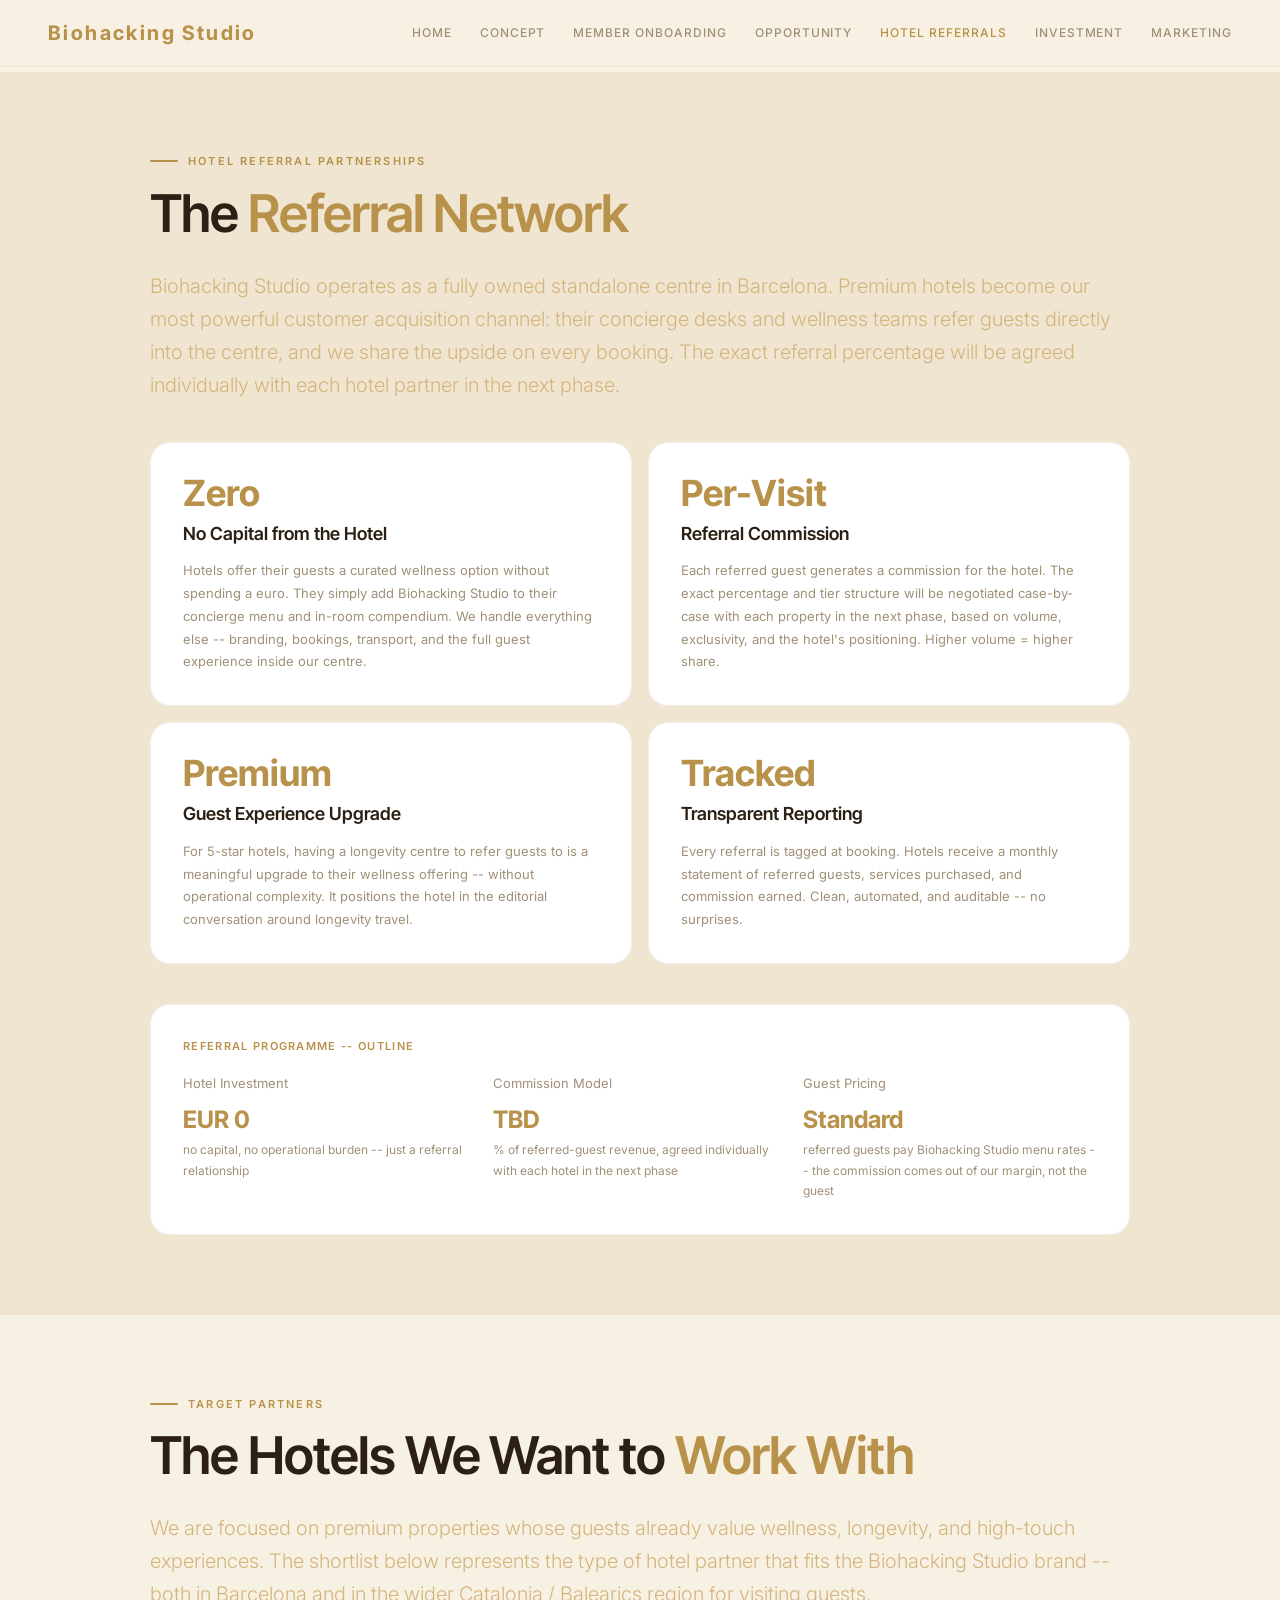
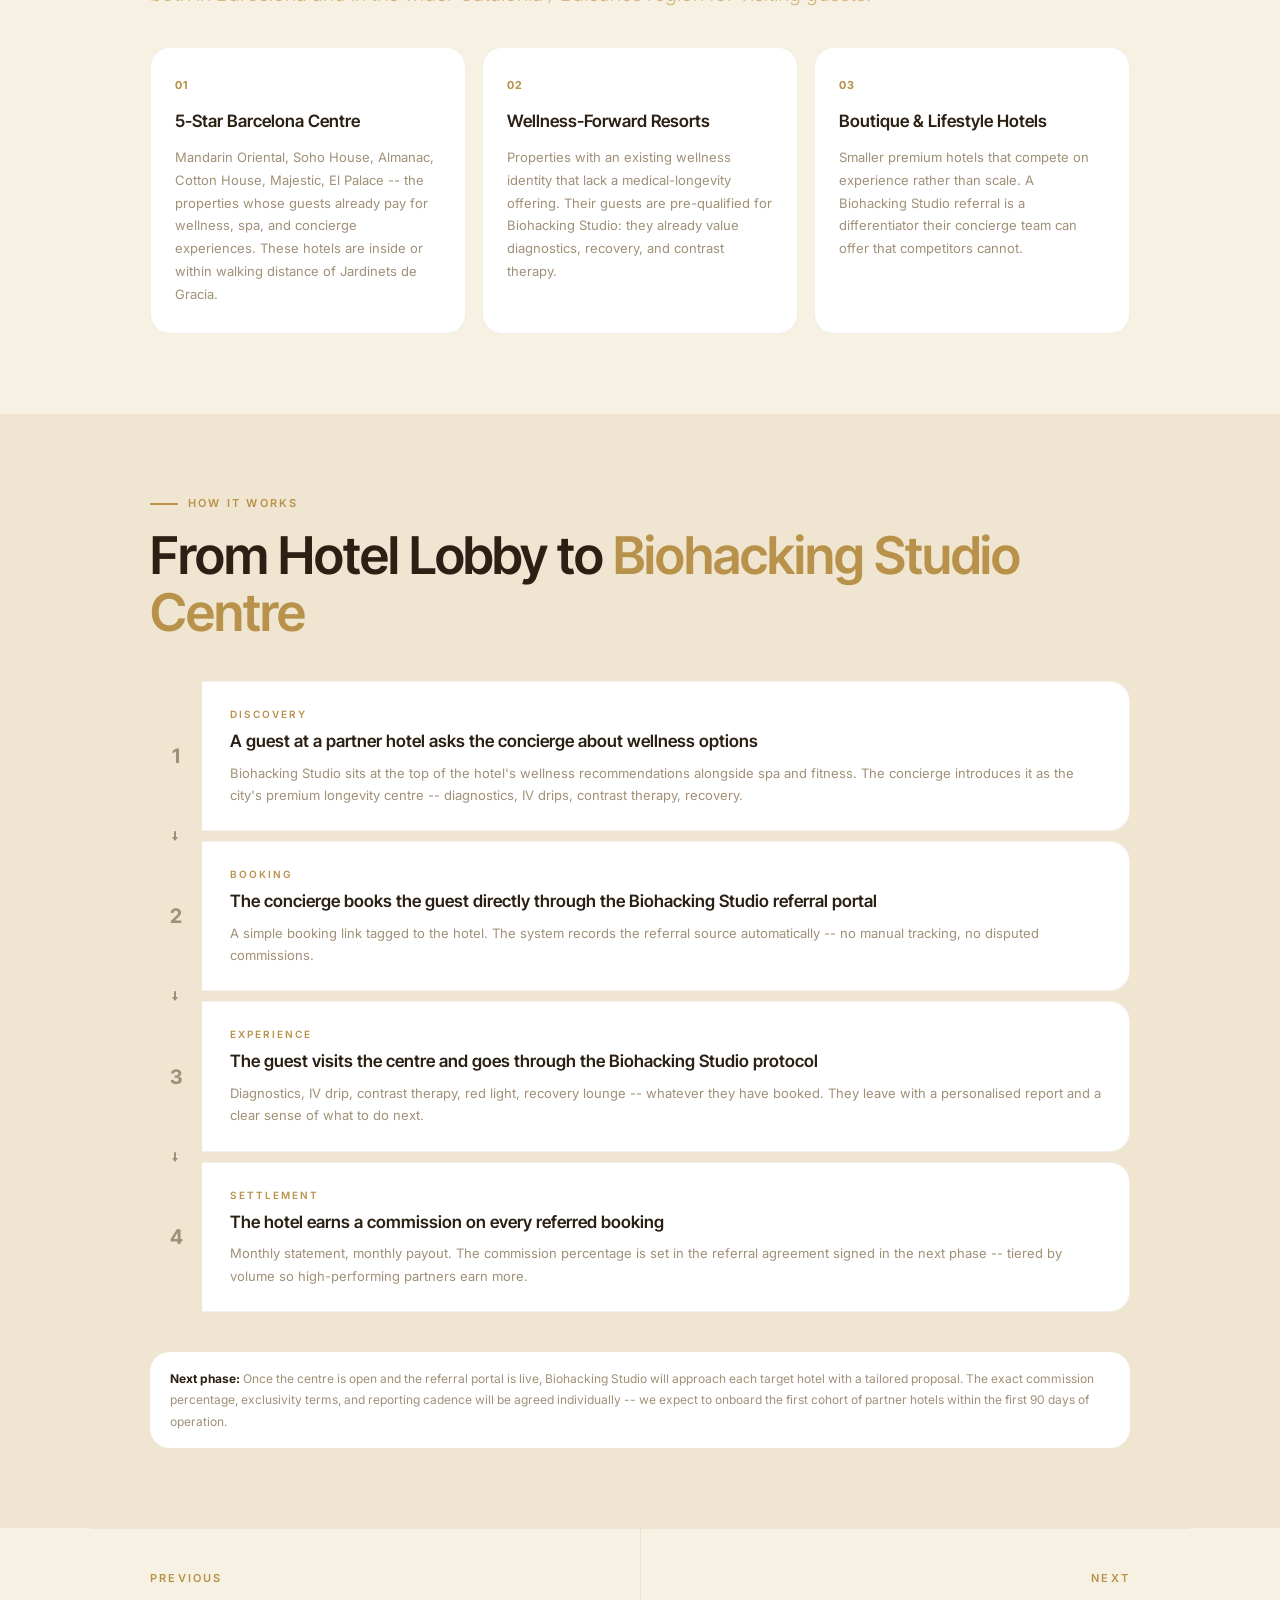
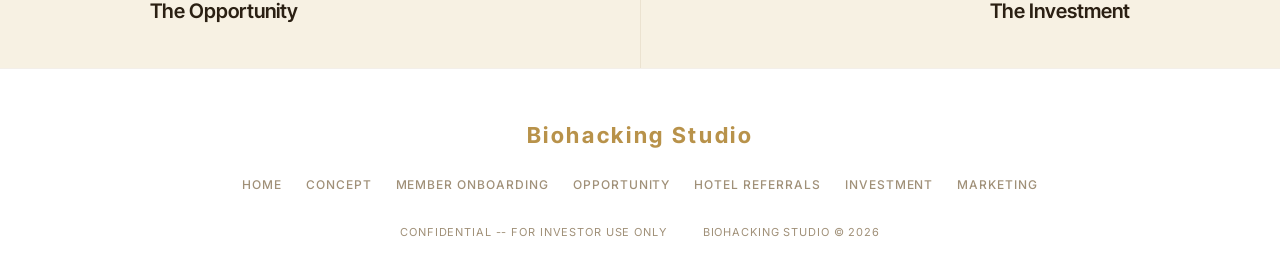
<file: hotel.html>
<!DOCTYPE html>
<html lang="en">
<head>
<meta charset="UTF-8">
<meta name="viewport" content="width=device-width, initial-scale=1.0">
<title>Hotel Referrals -- Biohacking Studio</title>
<link rel="preconnect" href="https://fonts.googleapis.com">
<link rel="preconnect" href="https://fonts.gstatic.com" crossorigin>
<link href="https://fonts.googleapis.com/css2?family=Inter+Tight:ital,wght@0,200;0,300;0,400;0,500;0,600;0,700;0,800;1,300;1,400&family=Inter:wght@200;300;400;500;600;700;800&display=swap" rel="stylesheet">
<link rel="stylesheet" href="styles.css?v=6">
</head>
<body>
<nav class="nav">
  <a href="index.html" class="nav-logo">Biohacking Studio</a>
  <button class="nav-toggle" aria-label="Menu">
    <span></span><span></span><span></span>
  </button>
  <div class="nav-links">
    <a href="index.html">Home</a>
    <a href="concept.html">Concept</a>
    <a href="onboarding.html">Member Onboarding</a>
    <a href="opportunity.html">Opportunity</a>
    <a href="hotel.html" class="active">Hotel Referrals</a>
    <a href="investment.html">Investment</a>
    <a href="marketing.html">Marketing</a>
  </div>
</nav>

<div class="page-top"></div>

<!-- HOTEL REFERRAL PARTNERSHIPS -->
<div class="section-alt full-bleed">
  <div class="section-alt-inner">
    <div class="eyebrow">Hotel Referral Partnerships</div>
    <h2>The <em>Referral Network</em></h2>
    <p class="lead">Biohacking Studio operates as a fully owned standalone centre in Barcelona. Premium hotels become our most powerful customer acquisition channel: their concierge desks and wellness teams refer guests directly into the centre, and we share the upside on every booking. The exact referral percentage will be agreed individually with each hotel partner in the next phase.</p>
    <div class="hotel-grid">
      <div class="hotel-benefit">
        <div class="num">Zero</div>
        <h4>No Capital from the Hotel</h4>
        <p>Hotels offer their guests a curated wellness option without spending a euro. They simply add Biohacking Studio to their concierge menu and in-room compendium. We handle everything else -- branding, bookings, transport, and the full guest experience inside our centre.</p>
      </div>
      <div class="hotel-benefit">
        <div class="num">Per-Visit</div>
        <h4>Referral Commission</h4>
        <p>Each referred guest generates a commission for the hotel. The exact percentage and tier structure will be negotiated case-by-case with each property in the next phase, based on volume, exclusivity, and the hotel's positioning. Higher volume = higher share.</p>
      </div>
      <div class="hotel-benefit">
        <div class="num">Premium</div>
        <h4>Guest Experience Upgrade</h4>
        <p>For 5-star hotels, having a longevity centre to refer guests to is a meaningful upgrade to their wellness offering -- without operational complexity. It positions the hotel in the editorial conversation around longevity travel.</p>
      </div>
      <div class="hotel-benefit">
        <div class="num">Tracked</div>
        <h4>Transparent Reporting</h4>
        <p>Every referral is tagged at booking. Hotels receive a monthly statement of referred guests, services purchased, and commission earned. Clean, automated, and auditable -- no surprises.</p>
      </div>
    </div>
    <div class="deal-structure">
      <div class="deal-structure-label">Referral Programme -- Outline</div>
      <div class="inline-grid-3">
        <div>
          <div class="deal-item-label">Hotel Investment</div>
          <div class="deal-item-value">EUR 0</div>
          <div class="deal-item-desc">no capital, no operational burden -- just a referral relationship</div>
        </div>
        <div>
          <div class="deal-item-label">Commission Model</div>
          <div class="deal-item-value">TBD</div>
          <div class="deal-item-desc">% of referred-guest revenue, agreed individually with each hotel in the next phase</div>
        </div>
        <div>
          <div class="deal-item-label">Guest Pricing</div>
          <div class="deal-item-value">Standard</div>
          <div class="deal-item-desc">referred guests pay Biohacking Studio menu rates -- the commission comes out of our margin, not the guest</div>
        </div>
      </div>
    </div>
  </div>
</div>

<!-- TARGET HOTEL PROFILE -->
<div class="section">
  <div class="eyebrow">Target Partners</div>
  <h2>The Hotels We Want to <em>Work With</em></h2>
  <p class="lead">We are focused on premium properties whose guests already value wellness, longevity, and high-touch experiences. The shortlist below represents the type of hotel partner that fits the Biohacking Studio brand -- both in Barcelona and in the wider Catalonia / Balearics region for visiting guests.</p>

  <div class="inline-grid-3" style="margin-top: 36px;">
    <div class="campaign-card">
      <div class="campaign-card-num">01</div>
      <h4>5-Star Barcelona Centre</h4>
      <p>Mandarin Oriental, Soho House, Almanac, Cotton House, Majestic, El Palace -- the properties whose guests already pay for wellness, spa, and concierge experiences. These hotels are inside or within walking distance of Jardinets de Gracia.</p>
    </div>
    <div class="campaign-card">
      <div class="campaign-card-num">02</div>
      <h4>Wellness-Forward Resorts</h4>
      <p>Properties with an existing wellness identity that lack a medical-longevity offering. Their guests are pre-qualified for Biohacking Studio: they already value diagnostics, recovery, and contrast therapy.</p>
    </div>
    <div class="campaign-card">
      <div class="campaign-card-num">03</div>
      <h4>Boutique &amp; Lifestyle Hotels</h4>
      <p>Smaller premium hotels that compete on experience rather than scale. A Biohacking Studio referral is a differentiator their concierge team can offer that competitors cannot.</p>
    </div>
  </div>
</div>

<!-- THE FLOW -->
<div class="section-alt full-bleed">
  <div class="section-alt-inner">
    <div class="eyebrow">How It Works</div>
    <h2>From Hotel Lobby to <em>Biohacking Studio Centre</em></h2>
    <div class="funnel-container">
      <div class="funnel-step">
        <div class="funnel-num">1</div>
        <div class="funnel-content">
          <div class="funnel-tag">Discovery</div>
          <div class="funnel-title">A guest at a partner hotel asks the concierge about wellness options</div>
          <div class="funnel-desc">Biohacking Studio sits at the top of the hotel's wellness recommendations alongside spa and fitness. The concierge introduces it as the city's premium longevity centre -- diagnostics, IV drips, contrast therapy, recovery.</div>
        </div>
        <div class="funnel-arrow"></div>
      </div>
      <div class="funnel-step" style="margin-top: 10px;">
        <div class="funnel-num">2</div>
        <div class="funnel-content">
          <div class="funnel-tag">Booking</div>
          <div class="funnel-title">The concierge books the guest directly through the Biohacking Studio referral portal</div>
          <div class="funnel-desc">A simple booking link tagged to the hotel. The system records the referral source automatically -- no manual tracking, no disputed commissions.</div>
        </div>
        <div class="funnel-arrow"></div>
      </div>
      <div class="funnel-step" style="margin-top: 10px;">
        <div class="funnel-num">3</div>
        <div class="funnel-content">
          <div class="funnel-tag">Experience</div>
          <div class="funnel-title">The guest visits the centre and goes through the Biohacking Studio protocol</div>
          <div class="funnel-desc">Diagnostics, IV drip, contrast therapy, red light, recovery lounge -- whatever they have booked. They leave with a personalised report and a clear sense of what to do next.</div>
        </div>
        <div class="funnel-arrow"></div>
      </div>
      <div class="funnel-step" style="margin-top: 10px;">
        <div class="funnel-num">4</div>
        <div class="funnel-content">
          <div class="funnel-tag">Settlement</div>
          <div class="funnel-title">The hotel earns a commission on every referred booking</div>
          <div class="funnel-desc">Monthly statement, monthly payout. The commission percentage is set in the referral agreement signed in the next phase -- tiered by volume so high-performing partners earn more.</div>
        </div>
      </div>
    </div>
    <div class="notes-box" style="margin-top: 32px;">
      <strong>Next phase:</strong> Once the centre is open and the referral portal is live, Biohacking Studio will approach each target hotel with a tailored proposal. The exact commission percentage, exclusivity terms, and reporting cadence will be agreed individually -- we expect to onboard the first cohort of partner hotels within the first 90 days of operation.
    </div>
  </div>
</div>

<div class="page-nav">
  <a href="opportunity.html" class="page-nav-link prev">
    <span class="page-nav-label">Previous</span>
    <span class="page-nav-title">The Opportunity</span>
  </a>
  <a href="investment.html" class="page-nav-link next">
    <span class="page-nav-label">Next</span>
    <span class="page-nav-title">The Investment</span>
  </a>
</div>

<footer class="site-footer">
  <div class="footer-inner">
    <div class="footer-brand">Biohacking Studio</div>
    <div class="footer-links">
      <a href="index.html">Home</a>
      <a href="concept.html">Concept</a>
      <a href="onboarding.html">Member Onboarding</a>
      <a href="opportunity.html">Opportunity</a>
      <a href="hotel.html">Hotel Referrals</a>
      <a href="investment.html">Investment</a>
      <a href="marketing.html">Marketing</a>
    </div>
    <div class="footer-meta">
      <span>Confidential -- For Investor Use Only</span>
      <span>Biohacking Studio &copy; 2026</span>
    </div>
  </div>
</footer>
<script>
document.querySelector('.nav-toggle').addEventListener('click', function() {
  document.querySelector('.nav-links').classList.toggle('open');
  this.classList.toggle('open');
});
</script>
</body>
</html>
</file>
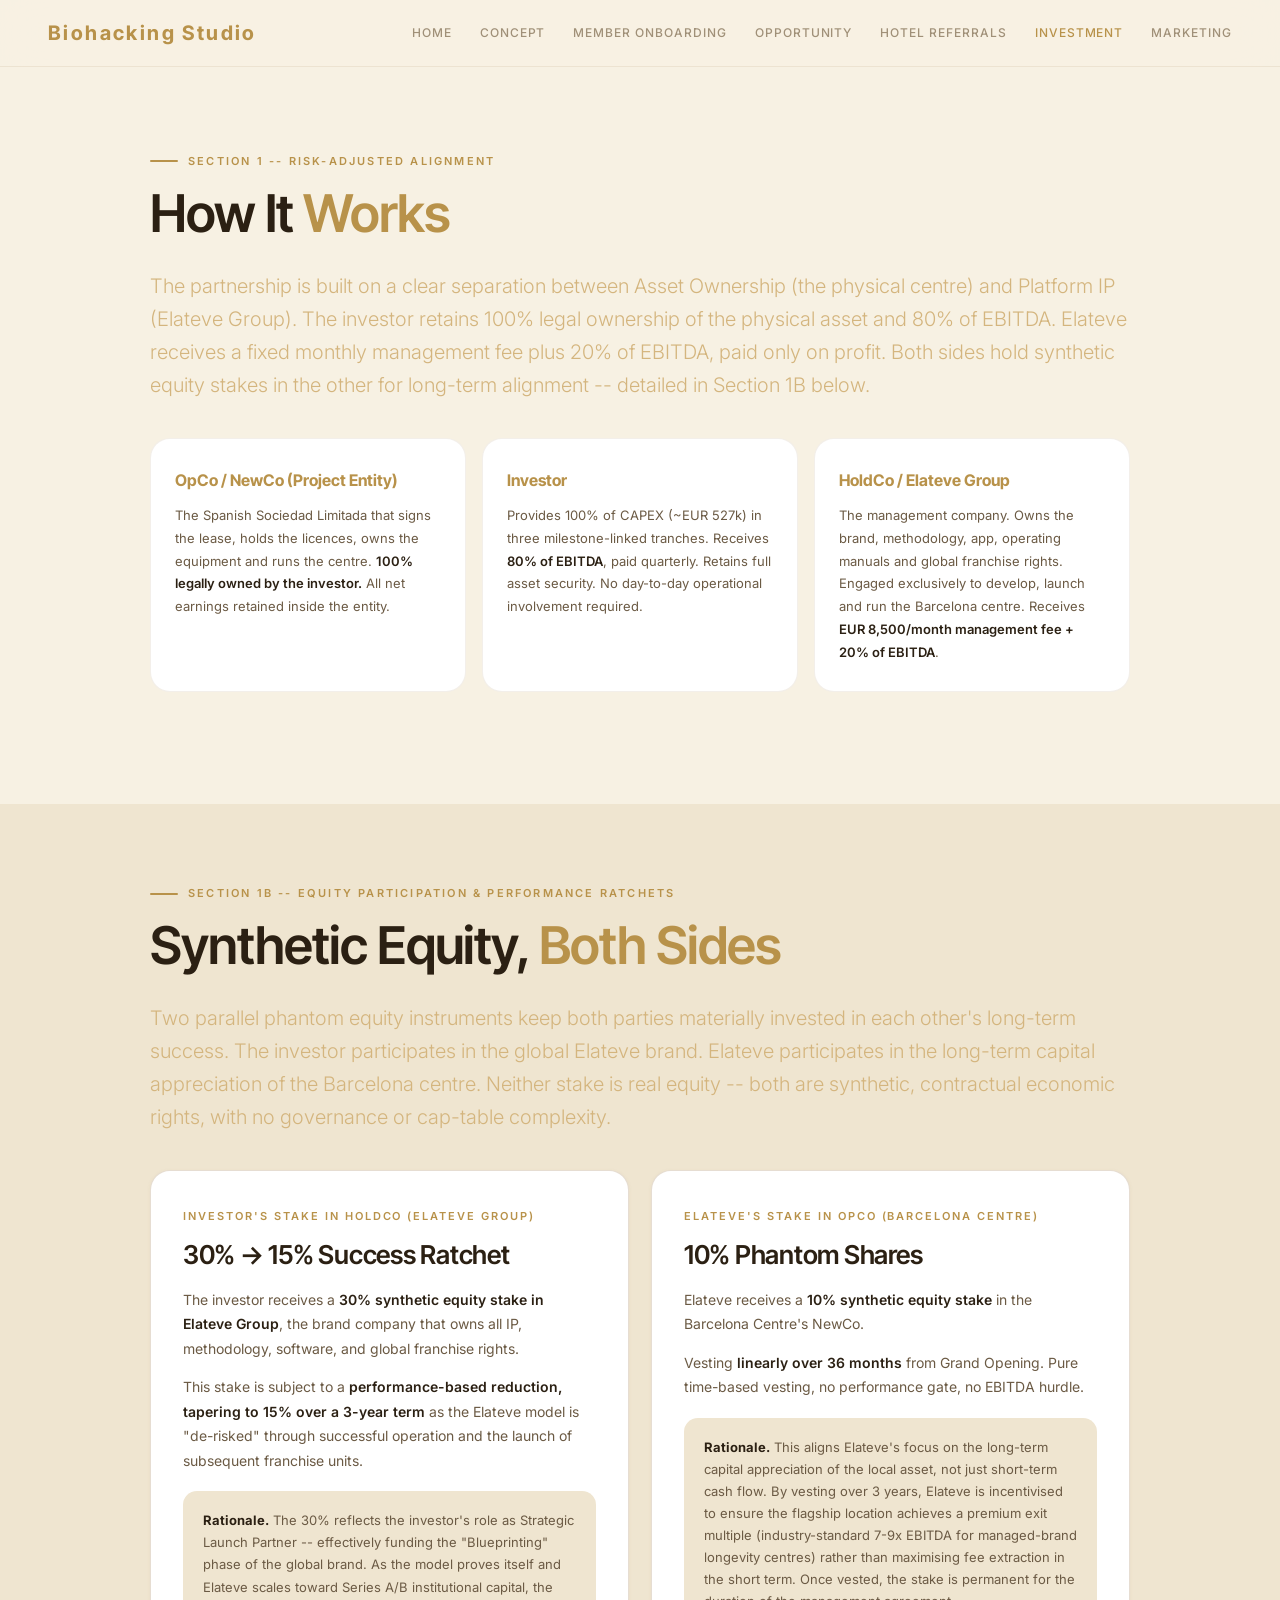
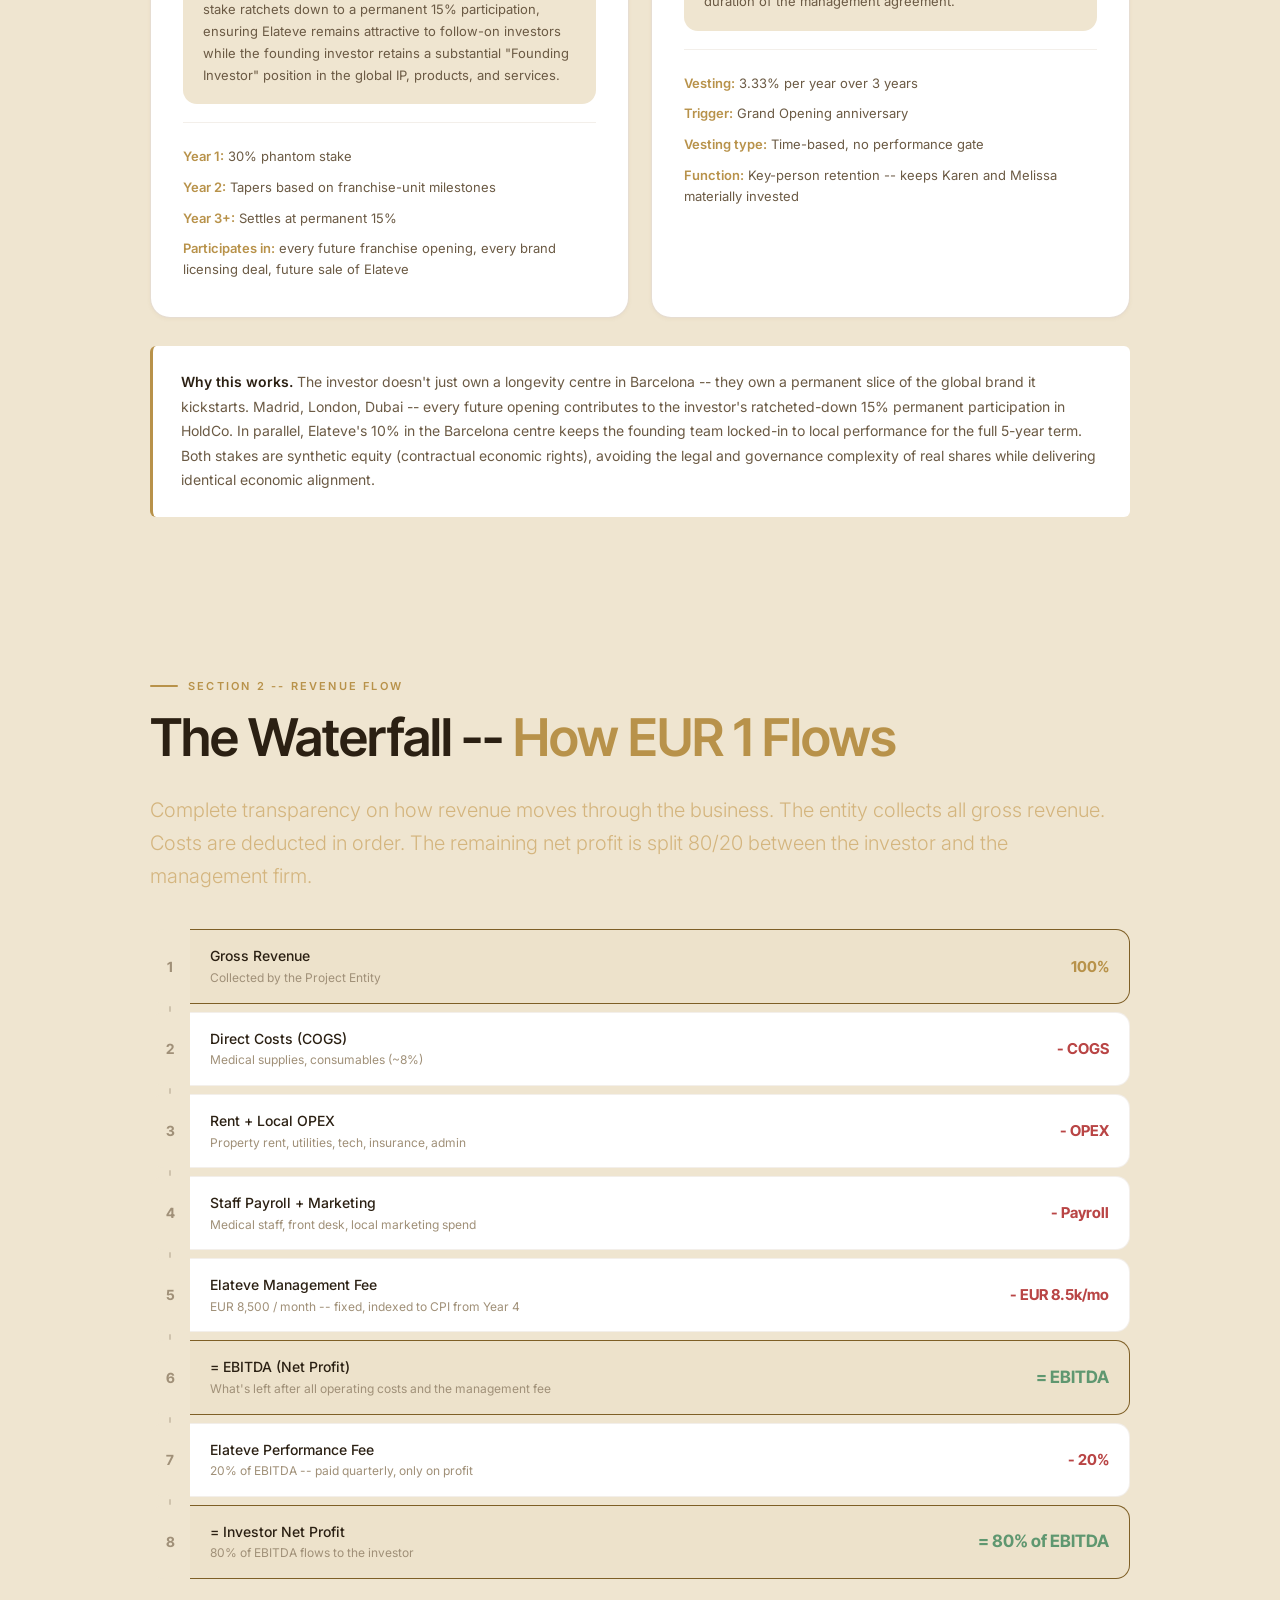
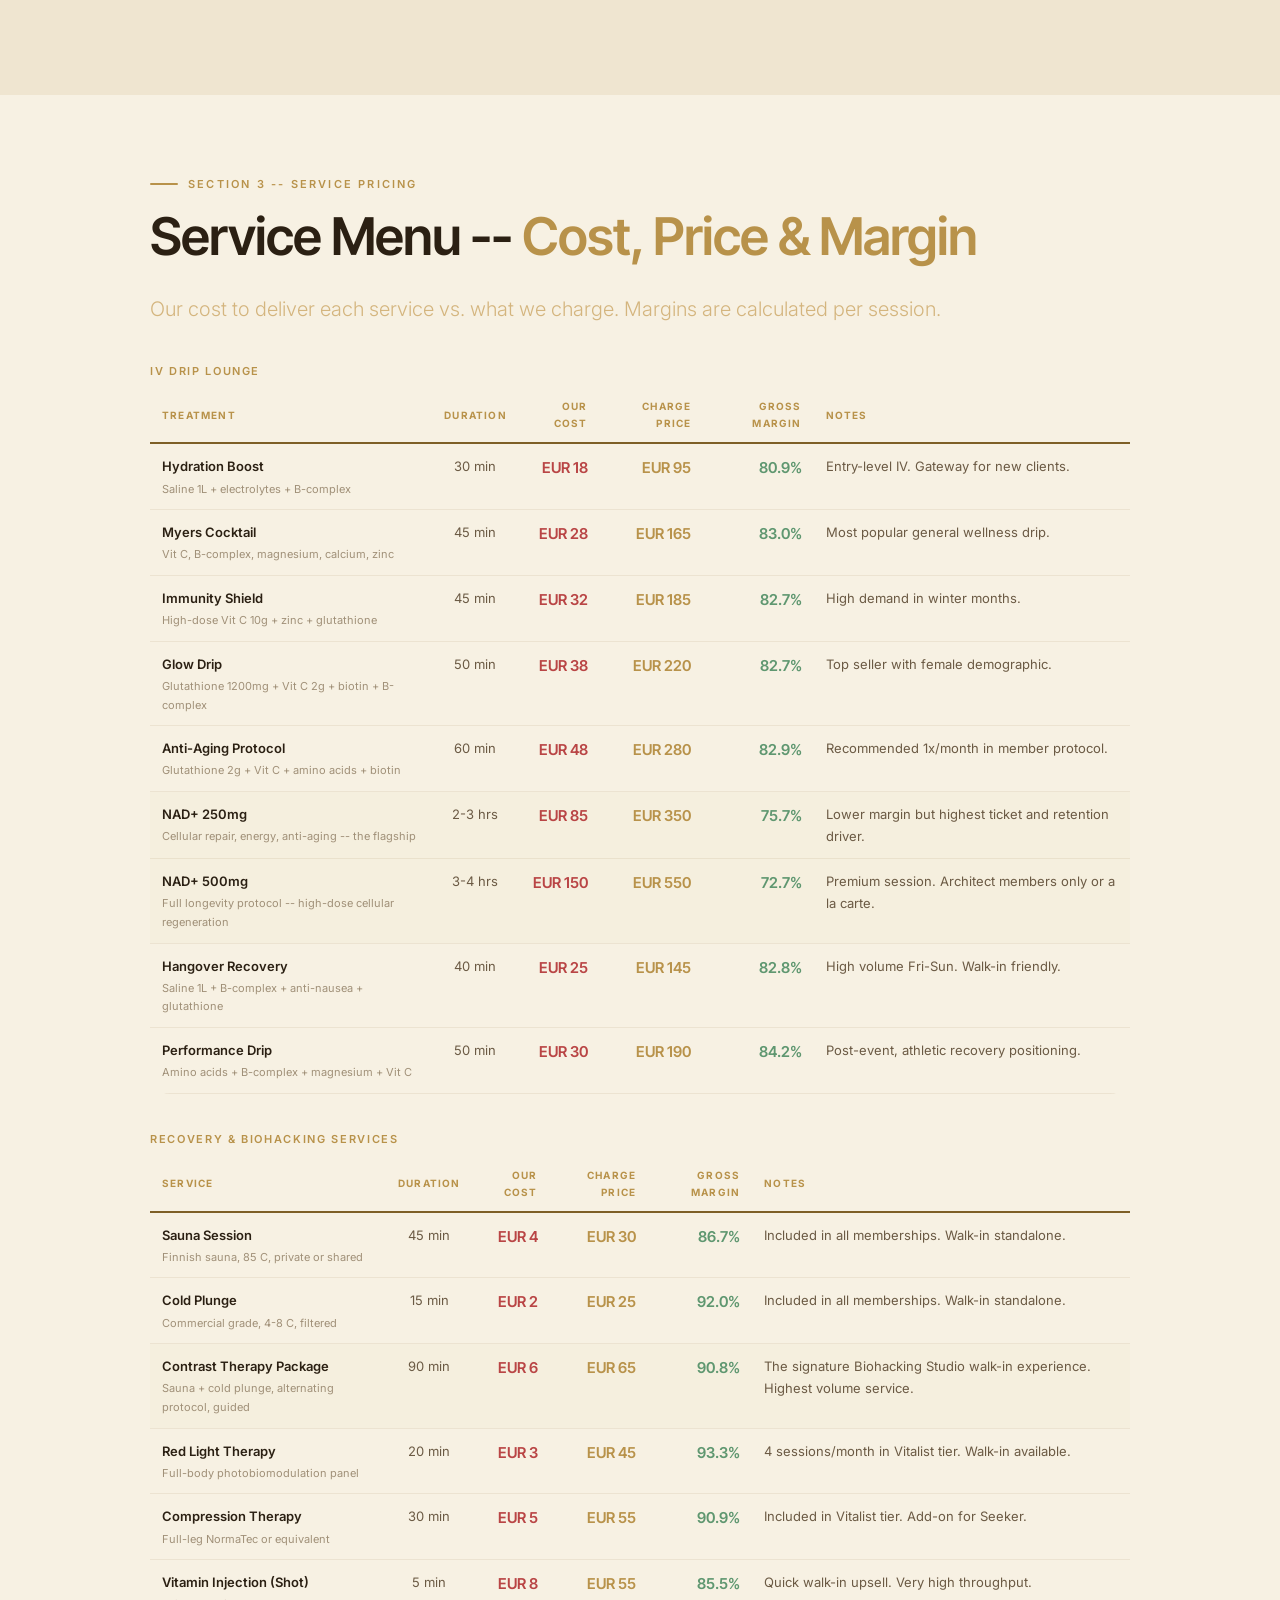
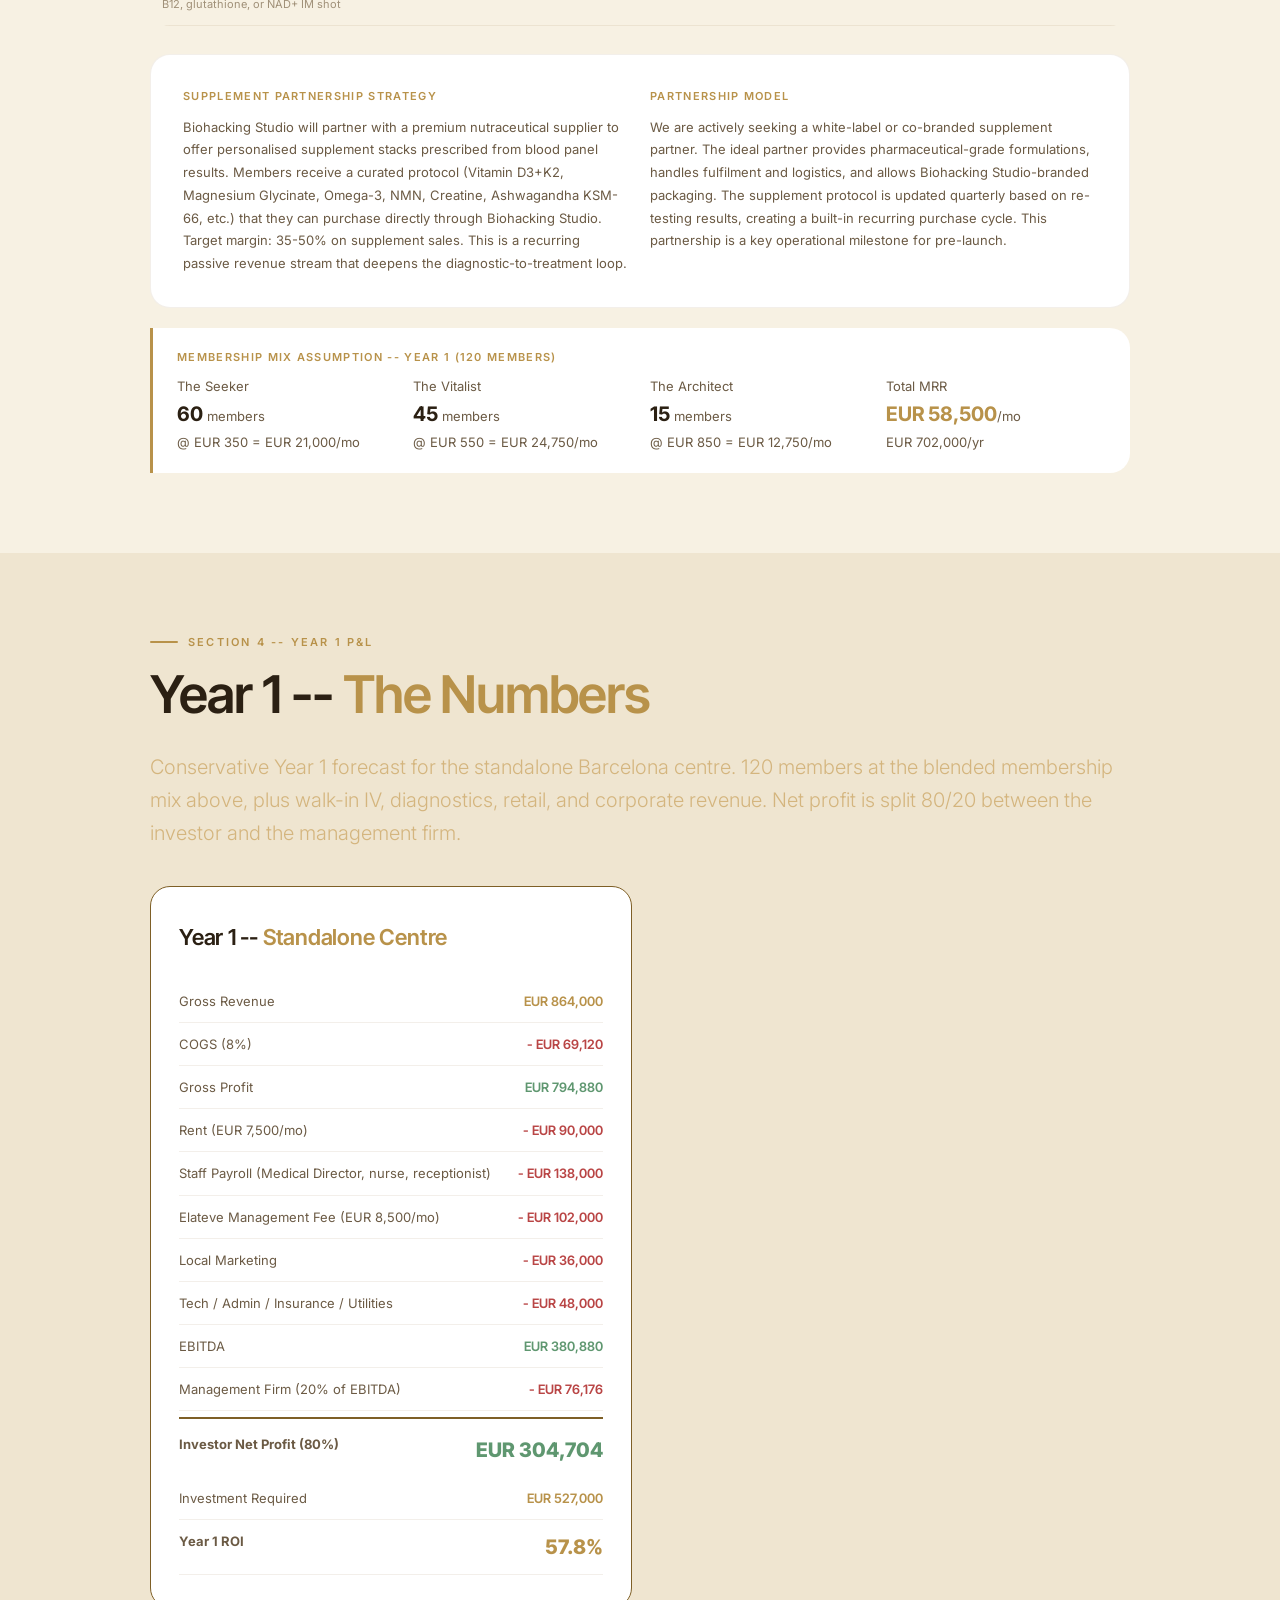
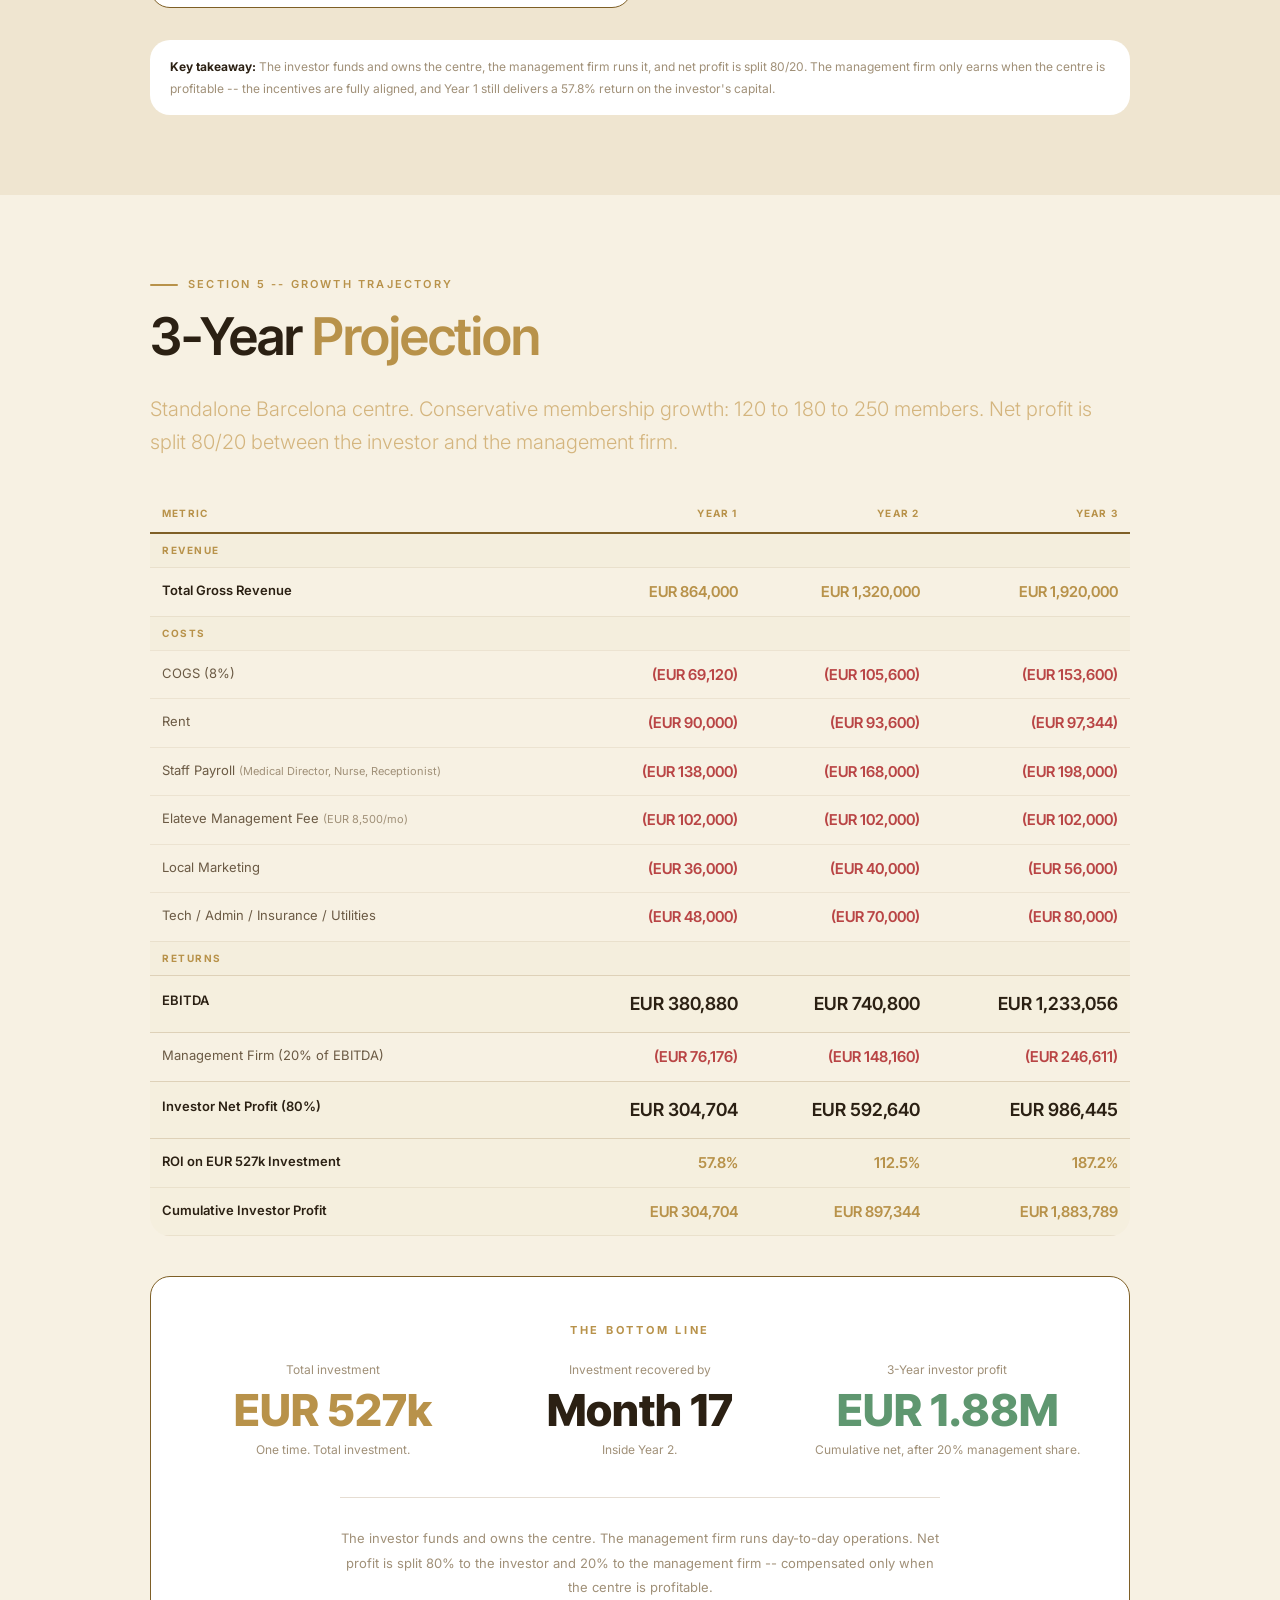
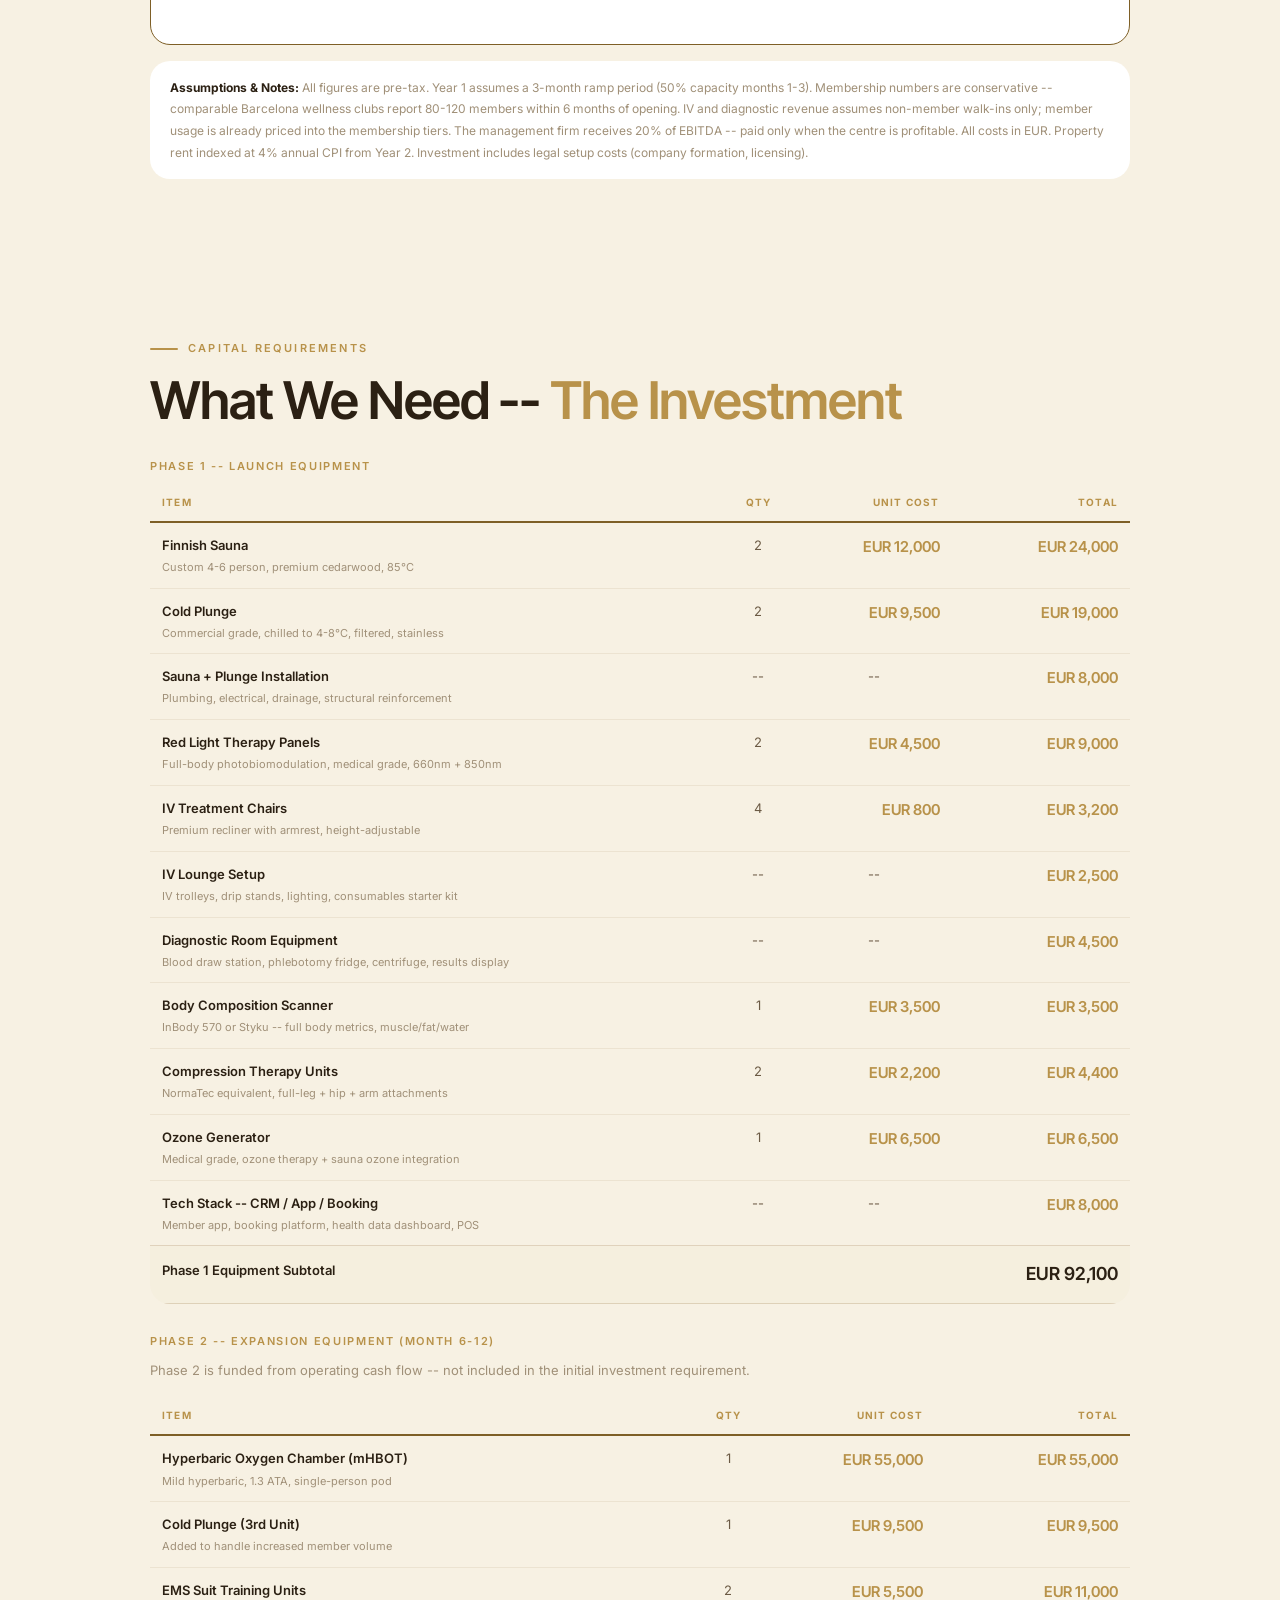
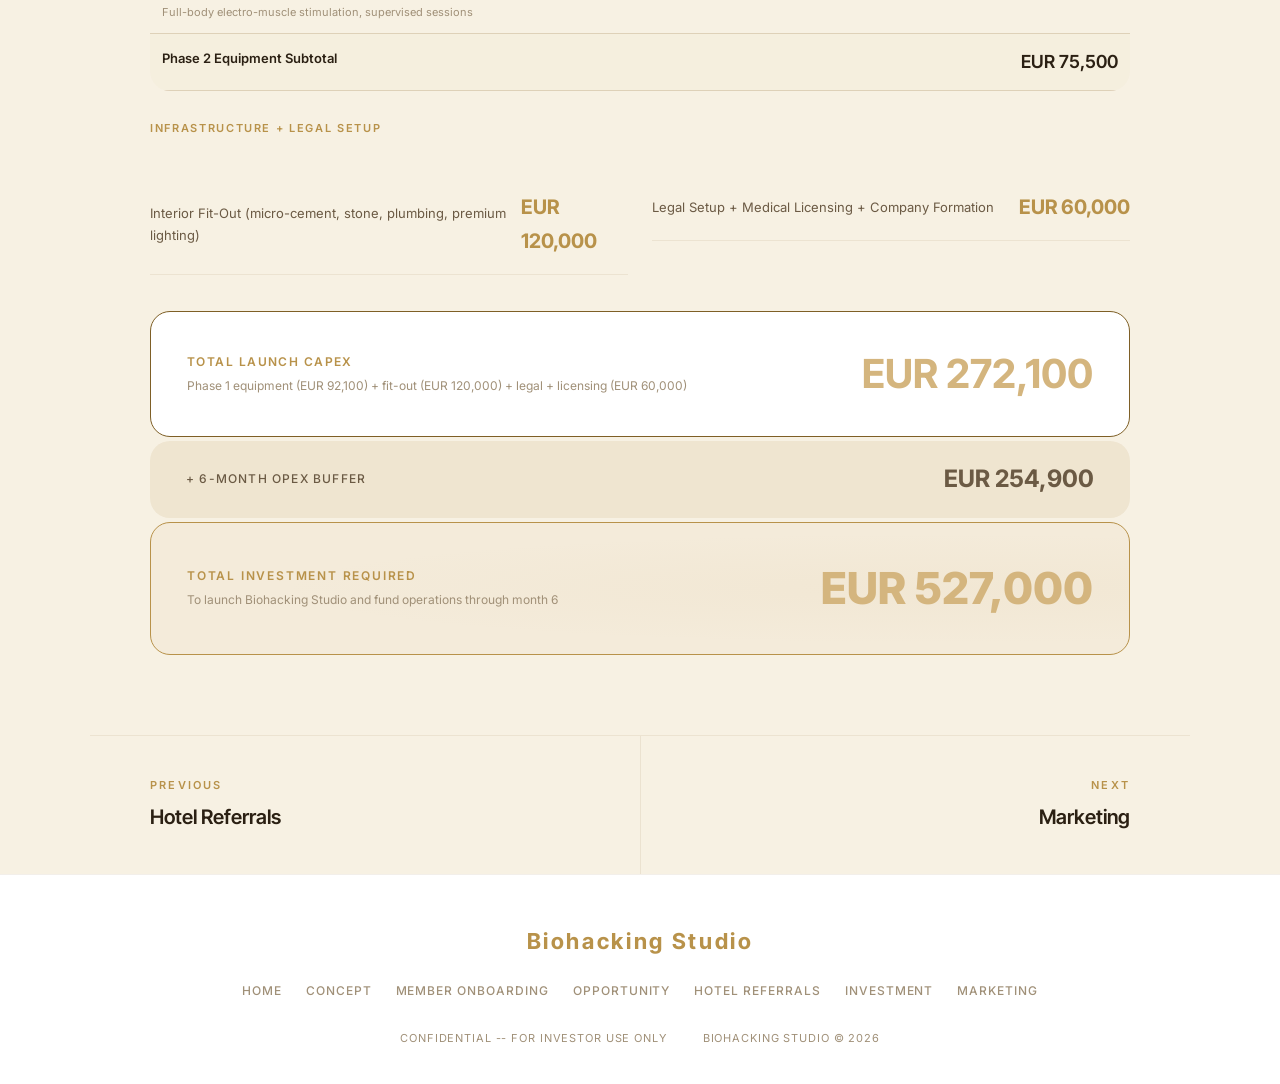
<file: investment.html>
<!DOCTYPE html>
<html lang="en">
<head>
<meta charset="UTF-8">
<meta name="viewport" content="width=device-width, initial-scale=1.0">
<title>The Investment -- Biohacking Studio</title>
<link rel="preconnect" href="https://fonts.googleapis.com">
<link rel="preconnect" href="https://fonts.gstatic.com" crossorigin>
<link href="https://fonts.googleapis.com/css2?family=Inter+Tight:ital,wght@0,200;0,300;0,400;0,500;0,600;0,700;0,800;1,300;1,400&family=Inter:wght@200;300;400;500;600;700;800&display=swap" rel="stylesheet">
<link rel="stylesheet" href="styles.css?v=6">
</head>
<body>
<nav class="nav">
  <a href="index.html" class="nav-logo">Biohacking Studio</a>
  <button class="nav-toggle" aria-label="Menu">
    <span></span><span></span><span></span>
  </button>
  <div class="nav-links">
    <a href="index.html">Home</a>
    <a href="concept.html">Concept</a>
    <a href="onboarding.html">Member Onboarding</a>
    <a href="opportunity.html">Opportunity</a>
    <a href="hotel.html">Hotel Referrals</a>
    <a href="investment.html" class="active">Investment</a>
    <a href="marketing.html">Marketing</a>
  </div>
</nav>

<div class="page-top"></div>

<!-- ═══════════════════════════════════════════ -->
<!-- SECTION 1: ENTITY STRUCTURE & ROLES        -->
<!-- ═══════════════════════════════════════════ -->
<div class="section">
  <div class="eyebrow">Section 1 -- Risk-Adjusted Alignment</div>
  <h2>How It <em>Works</em></h2>
  <p class="lead">The partnership is built on a clear separation between Asset Ownership (the physical centre) and Platform IP (Elateve Group). The investor retains 100% legal ownership of the physical asset and 80% of EBITDA. Elateve receives a fixed monthly management fee plus 20% of EBITDA, paid only on profit. Both sides hold synthetic equity stakes in the other for long-term alignment -- detailed in Section 1B below.</p>

  <div class="entity-grid">
    <div class="entity-card">
      <h4>OpCo / NewCo (Project Entity)</h4>
      <p>The Spanish Sociedad Limitada that signs the lease, holds the licences, owns the equipment and runs the centre. <strong>100% legally owned by the investor.</strong> All net earnings retained inside the entity.</p>
    </div>
    <div class="entity-card">
      <h4>Investor</h4>
      <p>Provides 100% of CAPEX (~EUR 527k) in three milestone-linked tranches. Receives <strong>80% of EBITDA</strong>, paid quarterly. Retains full asset security. No day-to-day operational involvement required.</p>
    </div>
    <div class="entity-card">
      <h4>HoldCo / Elateve Group</h4>
      <p>The management company. Owns the brand, methodology, app, operating manuals and global franchise rights. Engaged exclusively to develop, launch and run the Barcelona centre. Receives <strong>EUR 8,500/month management fee + 20% of EBITDA</strong>.</p>
    </div>
  </div>
</div>

<!-- ═══════════════════════════════════════════ -->
<!-- SECTION 1B: PHANTOM EQUITY & SUCCESS RATCHET -->
<!-- ═══════════════════════════════════════════ -->
<div class="section-alt full-bleed">
  <div class="section-alt-inner">
    <div class="eyebrow">Section 1B -- Equity Participation &amp; Performance Ratchets</div>
    <h2>Synthetic Equity, <em>Both Sides</em></h2>
    <p class="lead">Two parallel phantom equity instruments keep both parties materially invested in each other's long-term success. The investor participates in the global Elateve brand. Elateve participates in the long-term capital appreciation of the Barcelona centre. Neither stake is real equity -- both are synthetic, contractual economic rights, with no governance or cap-table complexity.</p>

    <div class="phantom-grid">
      <div class="phantom-card phantom-investor">
        <div class="phantom-label">Investor's Stake in HoldCo (Elateve Group)</div>
        <h3>30% &rarr; 15% Success Ratchet</h3>
        <p>The investor receives a <strong>30% synthetic equity stake in Elateve Group</strong>, the brand company that owns all IP, methodology, software, and global franchise rights.</p>
        <p>This stake is subject to a <strong>performance-based reduction, tapering to 15% over a 3-year term</strong> as the Elateve model is "de-risked" through successful operation and the launch of subsequent franchise units.</p>
        <div class="phantom-detail">
          <strong>Rationale.</strong> The 30% reflects the investor's role as Strategic Launch Partner -- effectively funding the "Blueprinting" phase of the global brand. As the model proves itself and Elateve scales toward Series A/B institutional capital, the stake ratchets down to a permanent 15% participation, ensuring Elateve remains attractive to follow-on investors while the founding investor retains a substantial "Founding Investor" position in the global IP, products, and services.
        </div>
        <div class="phantom-mechanics">
          <div class="phantom-mech-item"><strong>Year 1:</strong> 30% phantom stake</div>
          <div class="phantom-mech-item"><strong>Year 2:</strong> Tapers based on franchise-unit milestones</div>
          <div class="phantom-mech-item"><strong>Year 3+:</strong> Settles at permanent 15%</div>
          <div class="phantom-mech-item"><strong>Participates in:</strong> every future franchise opening, every brand licensing deal, future sale of Elateve</div>
        </div>
      </div>
      <div class="phantom-card phantom-elateve">
        <div class="phantom-label">Elateve's Stake in OpCo (Barcelona Centre)</div>
        <h3>10% Phantom Shares</h3>
        <p>Elateve receives a <strong>10% synthetic equity stake</strong> in the Barcelona Centre's NewCo.</p>
        <p>Vesting <strong>linearly over 36 months</strong> from Grand Opening. Pure time-based vesting, no performance gate, no EBITDA hurdle.</p>
        <div class="phantom-detail">
          <strong>Rationale.</strong> This aligns Elateve's focus on the long-term capital appreciation of the local asset, not just short-term cash flow. By vesting over 3 years, Elateve is incentivised to ensure the flagship location achieves a premium exit multiple (industry-standard 7-9x EBITDA for managed-brand longevity centres) rather than maximising fee extraction in the short term. Once vested, the stake is permanent for the duration of the management agreement.
        </div>
        <div class="phantom-mechanics">
          <div class="phantom-mech-item"><strong>Vesting:</strong> 3.33% per year over 3 years</div>
          <div class="phantom-mech-item"><strong>Trigger:</strong> Grand Opening anniversary</div>
          <div class="phantom-mech-item"><strong>Vesting type:</strong> Time-based, no performance gate</div>
          <div class="phantom-mech-item"><strong>Function:</strong> Key-person retention -- keeps Karen and Melissa materially invested</div>
        </div>
      </div>
    </div>

    <div class="ratchet-footer">
      <strong>Why this works.</strong> The investor doesn't just own a longevity centre in Barcelona -- they own a permanent slice of the global brand it kickstarts. Madrid, London, Dubai -- every future opening contributes to the investor's ratcheted-down 15% permanent participation in HoldCo. In parallel, Elateve's 10% in the Barcelona centre keeps the founding team locked-in to local performance for the full 5-year term. Both stakes are synthetic equity (contractual economic rights), avoiding the legal and governance complexity of real shares while delivering identical economic alignment.
    </div>
  </div>
</div>

<!-- ═══════════════════════════════════════════ -->
<!-- SECTION 2: FEE STRUCTURE / WATERFALL       -->
<!-- ═══════════════════════════════════════════ -->
<div class="section-alt full-bleed">
  <div class="section-alt-inner">
    <div class="eyebrow">Section 2 -- Revenue Flow</div>
    <h2>The Waterfall -- <em>How EUR 1 Flows</em></h2>
    <p class="lead">Complete transparency on how revenue moves through the business. The entity collects all gross revenue. Costs are deducted in order. The remaining net profit is split 80/20 between the investor and the management firm.</p>

    <div class="waterfall">
      <div class="waterfall-step highlight">
        <div class="waterfall-num">1</div>
        <div class="waterfall-content">
          <div class="waterfall-label">Gross Revenue<small>Collected by the Project Entity</small></div>
          <div class="waterfall-value neutral">100%</div>
        </div>
      </div>
      <div class="waterfall-connector"></div>
      <div class="waterfall-step">
        <div class="waterfall-num">2</div>
        <div class="waterfall-content">
          <div class="waterfall-label">Direct Costs (COGS)<small>Medical supplies, consumables (~8%)</small></div>
          <div class="waterfall-value negative">- COGS</div>
        </div>
      </div>
      <div class="waterfall-connector"></div>
      <div class="waterfall-step">
        <div class="waterfall-num">3</div>
        <div class="waterfall-content">
          <div class="waterfall-label">Rent + Local OPEX<small>Property rent, utilities, tech, insurance, admin</small></div>
          <div class="waterfall-value negative">- OPEX</div>
        </div>
      </div>
      <div class="waterfall-connector"></div>
      <div class="waterfall-step">
        <div class="waterfall-num">4</div>
        <div class="waterfall-content">
          <div class="waterfall-label">Staff Payroll + Marketing<small>Medical staff, front desk, local marketing spend</small></div>
          <div class="waterfall-value negative">- Payroll</div>
        </div>
      </div>
      <div class="waterfall-connector"></div>
      <div class="waterfall-step">
        <div class="waterfall-num">5</div>
        <div class="waterfall-content">
          <div class="waterfall-label">Elateve Management Fee<small>EUR 8,500 / month -- fixed, indexed to CPI from Year 4</small></div>
          <div class="waterfall-value negative">- EUR 8.5k/mo</div>
        </div>
      </div>
      <div class="waterfall-connector"></div>
      <div class="waterfall-step highlight">
        <div class="waterfall-num">6</div>
        <div class="waterfall-content">
          <div class="waterfall-label">= EBITDA (Net Profit)<small>What's left after all operating costs and the management fee</small></div>
          <div class="waterfall-value result">= EBITDA</div>
        </div>
      </div>
      <div class="waterfall-connector"></div>
      <div class="waterfall-step">
        <div class="waterfall-num">7</div>
        <div class="waterfall-content">
          <div class="waterfall-label">Elateve Performance Fee<small>20% of EBITDA -- paid quarterly, only on profit</small></div>
          <div class="waterfall-value negative">- 20%</div>
        </div>
      </div>
      <div class="waterfall-connector"></div>
      <div class="waterfall-step highlight">
        <div class="waterfall-num">8</div>
        <div class="waterfall-content">
          <div class="waterfall-label">= Investor Net Profit<small>80% of EBITDA flows to the investor</small></div>
          <div class="waterfall-value result">= 80% of EBITDA</div>
        </div>
      </div>
    </div>
  </div>
</div>

<!-- ═══════════════════════════════════════════ -->
<!-- SECTION 3: SERVICE PRICING + MARGINS       -->
<!-- ═══════════════════════════════════════════ -->
<div class="section">
  <div class="eyebrow">Section 3 -- Service Pricing</div>
  <h2>Service Menu -- <em>Cost, Price &amp; Margin</em></h2>
  <p class="lead">Our cost to deliver each service vs. what we charge. Margins are calculated per session.</p>

  <div class="fin-label" style="margin-top:16px;">IV Drip Lounge</div>
  <div class="table-scroll">
    <table class="fin-table">
      <thead>
        <tr><th>Treatment</th><th>Duration</th><th class="r">Our Cost</th><th class="r">Charge Price</th><th class="r">Gross Margin</th><th>Notes</th></tr>
      </thead>
      <tbody>
        <tr>
          <td><strong>Hydration Boost</strong><small>Saline 1L + electrolytes + B-complex</small></td>
          <td class="c">30 min</td><td class="red r">EUR 18</td><td class="gold r">EUR 95</td><td class="green r">80.9%</td>
          <td>Entry-level IV. Gateway for new clients.</td>
        </tr>
        <tr>
          <td><strong>Myers Cocktail</strong><small>Vit C, B-complex, magnesium, calcium, zinc</small></td>
          <td class="c">45 min</td><td class="red r">EUR 28</td><td class="gold r">EUR 165</td><td class="green r">83.0%</td>
          <td>Most popular general wellness drip.</td>
        </tr>
        <tr>
          <td><strong>Immunity Shield</strong><small>High-dose Vit C 10g + zinc + glutathione</small></td>
          <td class="c">45 min</td><td class="red r">EUR 32</td><td class="gold r">EUR 185</td><td class="green r">82.7%</td>
          <td>High demand in winter months.</td>
        </tr>
        <tr>
          <td><strong>Glow Drip</strong><small>Glutathione 1200mg + Vit C 2g + biotin + B-complex</small></td>
          <td class="c">50 min</td><td class="red r">EUR 38</td><td class="gold r">EUR 220</td><td class="green r">82.7%</td>
          <td>Top seller with female demographic.</td>
        </tr>
        <tr>
          <td><strong>Anti-Aging Protocol</strong><small>Glutathione 2g + Vit C + amino acids + biotin</small></td>
          <td class="c">60 min</td><td class="red r">EUR 48</td><td class="gold r">EUR 280</td><td class="green r">82.9%</td>
          <td>Recommended 1x/month in member protocol.</td>
        </tr>
        <tr class="hl">
          <td><strong>NAD+ 250mg</strong><small>Cellular repair, energy, anti-aging -- the flagship</small></td>
          <td class="c">2-3 hrs</td><td class="red r">EUR 85</td><td class="gold r">EUR 350</td><td class="green r">75.7%</td>
          <td>Lower margin but highest ticket and retention driver.</td>
        </tr>
        <tr class="hl">
          <td><strong>NAD+ 500mg</strong><small>Full longevity protocol -- high-dose cellular regeneration</small></td>
          <td class="c">3-4 hrs</td><td class="red r">EUR 150</td><td class="gold r">EUR 550</td><td class="green r">72.7%</td>
          <td>Premium session. Architect members only or a la carte.</td>
        </tr>
        <tr>
          <td><strong>Hangover Recovery</strong><small>Saline 1L + B-complex + anti-nausea + glutathione</small></td>
          <td class="c">40 min</td><td class="red r">EUR 25</td><td class="gold r">EUR 145</td><td class="green r">82.8%</td>
          <td>High volume Fri-Sun. Walk-in friendly.</td>
        </tr>
        <tr>
          <td><strong>Performance Drip</strong><small>Amino acids + B-complex + magnesium + Vit C</small></td>
          <td class="c">50 min</td><td class="red r">EUR 30</td><td class="gold r">EUR 190</td><td class="green r">84.2%</td>
          <td>Post-event, athletic recovery positioning.</td>
        </tr>
      </tbody>
    </table>
  </div>

  <div class="fin-label">Recovery &amp; Biohacking Services</div>
  <div class="table-scroll">
    <table class="fin-table">
      <thead>
        <tr><th>Service</th><th>Duration</th><th class="r">Our Cost</th><th class="r">Charge Price</th><th class="r">Gross Margin</th><th>Notes</th></tr>
      </thead>
      <tbody>
        <tr>
          <td><strong>Sauna Session</strong><small>Finnish sauna, 85 C, private or shared</small></td>
          <td class="c">45 min</td><td class="red r">EUR 4</td><td class="gold r">EUR 30</td><td class="green r">86.7%</td>
          <td>Included in all memberships. Walk-in standalone.</td>
        </tr>
        <tr>
          <td><strong>Cold Plunge</strong><small>Commercial grade, 4-8 C, filtered</small></td>
          <td class="c">15 min</td><td class="red r">EUR 2</td><td class="gold r">EUR 25</td><td class="green r">92.0%</td>
          <td>Included in all memberships. Walk-in standalone.</td>
        </tr>
        <tr class="hl">
          <td><strong>Contrast Therapy Package</strong><small>Sauna + cold plunge, alternating protocol, guided</small></td>
          <td class="c">90 min</td><td class="red r">EUR 6</td><td class="gold r">EUR 65</td><td class="green r">90.8%</td>
          <td>The signature Biohacking Studio walk-in experience. Highest volume service.</td>
        </tr>
        <tr>
          <td><strong>Red Light Therapy</strong><small>Full-body photobiomodulation panel</small></td>
          <td class="c">20 min</td><td class="red r">EUR 3</td><td class="gold r">EUR 45</td><td class="green r">93.3%</td>
          <td>4 sessions/month in Vitalist tier. Walk-in available.</td>
        </tr>
        <tr>
          <td><strong>Compression Therapy</strong><small>Full-leg NormaTec or equivalent</small></td>
          <td class="c">30 min</td><td class="red r">EUR 5</td><td class="gold r">EUR 55</td><td class="green r">90.9%</td>
          <td>Included in Vitalist tier. Add-on for Seeker.</td>
        </tr>
        <tr>
          <td><strong>Vitamin Injection (Shot)</strong><small>B12, glutathione, or NAD+ IM shot</small></td>
          <td class="c">5 min</td><td class="red r">EUR 8</td><td class="gold r">EUR 55</td><td class="green r">85.5%</td>
          <td>Quick walk-in upsell. Very high throughput.</td>
        </tr>
      </tbody>
    </table>
  </div>

  <div class="content-block" style="margin-top: 28px;">
    <div class="inline-grid-2">
      <div>
        <div class="content-block-label">Supplement Partnership Strategy</div>
        <p>Biohacking Studio will partner with a premium nutraceutical supplier to offer personalised supplement stacks prescribed from blood panel results. Members receive a curated protocol (Vitamin D3+K2, Magnesium Glycinate, Omega-3, NMN, Creatine, Ashwagandha KSM-66, etc.) that they can purchase directly through Biohacking Studio. Target margin: 35-50% on supplement sales. This is a recurring passive revenue stream that deepens the diagnostic-to-treatment loop.</p>
      </div>
      <div>
        <div class="content-block-label">Partnership Model</div>
        <p>We are actively seeking a white-label or co-branded supplement partner. The ideal partner provides pharmaceutical-grade formulations, handles fulfilment and logistics, and allows Biohacking Studio-branded packaging. The supplement protocol is updated quarterly based on re-testing results, creating a built-in recurring purchase cycle. This partnership is a key operational milestone for pre-launch.</p>
      </div>
    </div>
  </div>

  <div class="mix-box">
    <div class="mix-label">Membership Mix Assumption -- Year 1 (120 Members)</div>
    <div class="mix-grid">
      <div>The Seeker<br><span class="val">60</span> members<br>@ EUR 350 = EUR 21,000/mo</div>
      <div>The Vitalist<br><span class="val">45</span> members<br>@ EUR 550 = EUR 24,750/mo</div>
      <div>The Architect<br><span class="val">15</span> members<br>@ EUR 850 = EUR 12,750/mo</div>
      <div>Total MRR<br><span class="val" style="color:var(--accent)">EUR 58,500</span>/mo<br>EUR 702,000/yr</div>
    </div>
  </div>
</div>

<!-- ═══════════════════════════════════════════ -->
<!-- SECTION 4: YEAR 1 P&L                       -->
<!-- ═══════════════════════════════════════════ -->
<div class="section-alt full-bleed">
  <div class="section-alt-inner">
    <div class="eyebrow">Section 4 -- Year 1 P&amp;L</div>
    <h2>Year 1 -- <em>The Numbers</em></h2>
    <p class="lead">Conservative Year 1 forecast for the standalone Barcelona centre. 120 members at the blended membership mix above, plus walk-in IV, diagnostics, retail, and corporate revenue. Net profit is split 80/20 between the investor and the management firm.</p>

    <div class="compare-grid">
      <div class="compare-card featured">
        <h3>Year 1 -- <em>Standalone Centre</em></h3>
        <div class="compare-line">
          <span class="compare-line-label">Gross Revenue</span>
          <span class="compare-line-value accent">EUR 864,000</span>
        </div>
        <div class="compare-line">
          <span class="compare-line-label">COGS (8%)</span>
          <span class="compare-line-value negative">- EUR 69,120</span>
        </div>
        <div class="compare-line">
          <span class="compare-line-label">Gross Profit</span>
          <span class="compare-line-value positive">EUR 794,880</span>
        </div>
        <div class="compare-line">
          <span class="compare-line-label">Rent (EUR 7,500/mo)</span>
          <span class="compare-line-value negative">- EUR 90,000</span>
        </div>
        <div class="compare-line">
          <span class="compare-line-label">Staff Payroll (Medical Director, nurse, receptionist)</span>
          <span class="compare-line-value negative">- EUR 138,000</span>
        </div>
        <div class="compare-line">
          <span class="compare-line-label">Elateve Management Fee (EUR 8,500/mo)</span>
          <span class="compare-line-value negative">- EUR 102,000</span>
        </div>
        <div class="compare-line">
          <span class="compare-line-label">Local Marketing</span>
          <span class="compare-line-value negative">- EUR 36,000</span>
        </div>
        <div class="compare-line">
          <span class="compare-line-label">Tech / Admin / Insurance / Utilities</span>
          <span class="compare-line-value negative">- EUR 48,000</span>
        </div>
        <div class="compare-line">
          <span class="compare-line-label">EBITDA</span>
          <span class="compare-line-value positive">EUR 380,880</span>
        </div>
        <div class="compare-line">
          <span class="compare-line-label">Management Firm (20% of EBITDA)</span>
          <span class="compare-line-value negative">- EUR 76,176</span>
        </div>
        <div class="compare-line total">
          <span class="compare-line-label"><strong>Investor Net Profit (80%)</strong></span>
          <span class="compare-line-value positive">EUR 304,704</span>
        </div>
        <div class="compare-line">
          <span class="compare-line-label">Investment Required</span>
          <span class="compare-line-value accent">EUR 527,000</span>
        </div>
        <div class="compare-line">
          <span class="compare-line-label"><strong>Year 1 ROI</strong></span>
          <span class="compare-line-value accent" style="font-size: 20px; font-weight: 800;">57.8%</span>
        </div>
      </div>
    </div>

    <div class="notes-box" style="margin-top: 24px;">
      <strong>Key takeaway:</strong> The investor funds and owns the centre, the management firm runs it, and net profit is split 80/20. The management firm only earns when the centre is profitable -- the incentives are fully aligned, and Year 1 still delivers a 57.8% return on the investor's capital.
    </div>
  </div>
</div>

<!-- ═══════════════════════════════════════════ -->
<!-- SECTION 5: 3-YEAR PROJECTION                -->
<!-- ═══════════════════════════════════════════ -->
<div class="section">
  <div class="eyebrow">Section 5 -- Growth Trajectory</div>
  <h2>3-Year <em>Projection</em></h2>
  <p class="lead">Standalone Barcelona centre. Conservative membership growth: 120 to 180 to 250 members. Net profit is split 80/20 between the investor and the management firm.</p>

  <div class="table-scroll">
    <table class="fin-table">
      <thead>
        <tr><th>Metric</th><th class="r">Year 1</th><th class="r">Year 2</th><th class="r">Year 3</th></tr>
      </thead>
      <tbody>
        <tr class="subheader"><td colspan="4">REVENUE</td></tr>
        <tr>
          <td><strong>Total Gross Revenue</strong></td>
          <td class="gold r">EUR 864,000</td>
          <td class="gold r">EUR 1,320,000</td>
          <td class="gold r">EUR 1,920,000</td>
        </tr>

        <tr class="subheader"><td colspan="4">COSTS</td></tr>
        <tr>
          <td>COGS (8%)</td>
          <td class="red r">(EUR 69,120)</td>
          <td class="red r">(EUR 105,600)</td>
          <td class="red r">(EUR 153,600)</td>
        </tr>
        <tr>
          <td>Rent</td>
          <td class="red r">(EUR 90,000)</td>
          <td class="red r">(EUR 93,600)</td>
          <td class="red r">(EUR 97,344)</td>
        </tr>
        <tr>
          <td>Staff Payroll <span style="font-size:11px;color:var(--text-muted);">(Medical Director, Nurse, Receptionist)</span></td>
          <td class="red r">(EUR 138,000)</td>
          <td class="red r">(EUR 168,000)</td>
          <td class="red r">(EUR 198,000)</td>
        </tr>
        <tr>
          <td>Elateve Management Fee <span style="font-size:11px;color:var(--text-muted);">(EUR 8,500/mo)</span></td>
          <td class="red r">(EUR 102,000)</td>
          <td class="red r">(EUR 102,000)</td>
          <td class="red r">(EUR 102,000)</td>
        </tr>
        <tr>
          <td>Local Marketing</td>
          <td class="red r">(EUR 36,000)</td>
          <td class="red r">(EUR 40,000)</td>
          <td class="red r">(EUR 56,000)</td>
        </tr>
        <tr>
          <td>Tech / Admin / Insurance / Utilities</td>
          <td class="red r">(EUR 48,000)</td>
          <td class="red r">(EUR 70,000)</td>
          <td class="red r">(EUR 80,000)</td>
        </tr>

        <tr class="subheader"><td colspan="4">RETURNS</td></tr>
        <tr class="tot hl">
          <td><strong>EBITDA</strong></td>
          <td class="green r"><strong>EUR 380,880</strong></td>
          <td class="green r"><strong>EUR 740,800</strong></td>
          <td class="green r"><strong>EUR 1,233,056</strong></td>
        </tr>
        <tr>
          <td>Management Firm (20% of EBITDA)</td>
          <td class="red r">(EUR 76,176)</td>
          <td class="red r">(EUR 148,160)</td>
          <td class="red r">(EUR 246,611)</td>
        </tr>
        <tr class="tot hl">
          <td><strong>Investor Net Profit (80%)</strong></td>
          <td class="green r"><strong>EUR 304,704</strong></td>
          <td class="green r"><strong>EUR 592,640</strong></td>
          <td class="green r"><strong>EUR 986,445</strong></td>
        </tr>
        <tr class="hl">
          <td><strong>ROI on EUR 527k Investment</strong></td>
          <td class="gold r">57.8%</td>
          <td class="gold r">112.5%</td>
          <td class="gold r">187.2%</td>
        </tr>
        <tr class="hl">
          <td><strong>Cumulative Investor Profit</strong></td>
          <td class="gold r">EUR 304,704</td>
          <td class="gold r">EUR 897,344</td>
          <td class="gold r">EUR 1,883,789</td>
        </tr>
      </tbody>
    </table>
  </div>

  <!-- BOTTOM LINE -->
  <div class="bottomline-box">
    <div class="bl-label">The Bottom Line</div>
    <div class="bl-grid">
      <div>
        <div class="bl-sub" style="margin-bottom:8px">Total investment</div>
        <div class="bl-big" style="color:var(--accent)">EUR 527k</div>
        <div class="bl-sub" style="margin-top:8px">One time. Total investment.</div>
      </div>
      <div>
        <div class="bl-sub" style="margin-bottom:8px">Investment recovered by</div>
        <div class="bl-big" style="color:var(--text)">Month 17</div>
        <div class="bl-sub" style="margin-top:8px">Inside Year 2.</div>
      </div>
      <div>
        <div class="bl-sub" style="margin-bottom:8px">3-Year investor profit</div>
        <div class="bl-big" style="color:var(--green)">EUR 1.88M</div>
        <div class="bl-sub" style="margin-top:8px">Cumulative net, after 20% management share.</div>
      </div>
    </div>
    <div style="margin-top:36px; padding-top:28px; border-top:1px solid var(--border-accent); font-size:13px; color:var(--text-muted); max-width:600px; margin-left:auto; margin-right:auto; line-height:1.9;">
      The investor funds and owns the centre. The management firm runs day-to-day operations. Net profit is split 80% to the investor and 20% to the management firm -- compensated only when the centre is profitable.
    </div>
  </div>

  <div class="notes-box">
    <strong>Assumptions &amp; Notes:</strong> All figures are pre-tax. Year 1 assumes a 3-month ramp period (50% capacity months 1-3). Membership numbers are conservative -- comparable Barcelona wellness clubs report 80-120 members within 6 months of opening. IV and diagnostic revenue assumes non-member walk-ins only; member usage is already priced into the membership tiers. The management firm receives 20% of EBITDA -- paid only when the centre is profitable. All costs in EUR. Property rent indexed at 4% annual CPI from Year 2. Investment includes legal setup costs (company formation, licensing).
  </div>
</div>

<!-- CAPEX -->
<div class="section">
  <div class="eyebrow">Capital Requirements</div>
  <h2>What We Need -- <em>The Investment</em></h2>

  <div class="fin-label" style="margin-top:16px;">Phase 1 -- Launch Equipment</div>
  <div class="table-scroll">
    <table class="fin-table">
      <thead>
        <tr><th>Item</th><th class="c">Qty</th><th class="r">Unit Cost</th><th class="r">Total</th></tr>
      </thead>
      <tbody>
        <tr>
          <td><strong>Finnish Sauna</strong><small>Custom 4-6 person, premium cedarwood, 85°C</small></td>
          <td class="c">2</td><td class="gold r">EUR 12,000</td><td class="gold r">EUR 24,000</td>
        </tr>
        <tr>
          <td><strong>Cold Plunge</strong><small>Commercial grade, chilled to 4-8°C, filtered, stainless</small></td>
          <td class="c">2</td><td class="gold r">EUR 9,500</td><td class="gold r">EUR 19,000</td>
        </tr>
        <tr>
          <td><strong>Sauna + Plunge Installation</strong><small>Plumbing, electrical, drainage, structural reinforcement</small></td>
          <td class="c">--</td><td class="c">--</td><td class="gold r">EUR 8,000</td>
        </tr>
        <tr>
          <td><strong>Red Light Therapy Panels</strong><small>Full-body photobiomodulation, medical grade, 660nm + 850nm</small></td>
          <td class="c">2</td><td class="gold r">EUR 4,500</td><td class="gold r">EUR 9,000</td>
        </tr>
        <tr>
          <td><strong>IV Treatment Chairs</strong><small>Premium recliner with armrest, height-adjustable</small></td>
          <td class="c">4</td><td class="gold r">EUR 800</td><td class="gold r">EUR 3,200</td>
        </tr>
        <tr>
          <td><strong>IV Lounge Setup</strong><small>IV trolleys, drip stands, lighting, consumables starter kit</small></td>
          <td class="c">--</td><td class="c">--</td><td class="gold r">EUR 2,500</td>
        </tr>
        <tr>
          <td><strong>Diagnostic Room Equipment</strong><small>Blood draw station, phlebotomy fridge, centrifuge, results display</small></td>
          <td class="c">--</td><td class="c">--</td><td class="gold r">EUR 4,500</td>
        </tr>
        <tr>
          <td><strong>Body Composition Scanner</strong><small>InBody 570 or Styku -- full body metrics, muscle/fat/water</small></td>
          <td class="c">1</td><td class="gold r">EUR 3,500</td><td class="gold r">EUR 3,500</td>
        </tr>
        <tr>
          <td><strong>Compression Therapy Units</strong><small>NormaTec equivalent, full-leg + hip + arm attachments</small></td>
          <td class="c">2</td><td class="gold r">EUR 2,200</td><td class="gold r">EUR 4,400</td>
        </tr>
        <tr>
          <td><strong>Ozone Generator</strong><small>Medical grade, ozone therapy + sauna ozone integration</small></td>
          <td class="c">1</td><td class="gold r">EUR 6,500</td><td class="gold r">EUR 6,500</td>
        </tr>
        <tr>
          <td><strong>Tech Stack -- CRM / App / Booking</strong><small>Member app, booking platform, health data dashboard, POS</small></td>
          <td class="c">--</td><td class="c">--</td><td class="gold r">EUR 8,000</td>
        </tr>
        <tr class="tot hl">
          <td colspan="3"><strong>Phase 1 Equipment Subtotal</strong></td>
          <td class="green r"><strong>EUR 92,100</strong></td>
        </tr>
      </tbody>
    </table>
  </div>

  <div class="fin-label" style="margin-top: 28px;">Phase 2 -- Expansion Equipment (Month 6-12)</div>
  <p style="font-size:13px; color:var(--text-muted); margin: 4px 0 16px;">Phase 2 is funded from operating cash flow -- not included in the initial investment requirement.</p>
  <div class="table-scroll">
    <table class="fin-table">
      <thead>
        <tr><th>Item</th><th class="c">Qty</th><th class="r">Unit Cost</th><th class="r">Total</th></tr>
      </thead>
      <tbody>
        <tr>
          <td><strong>Hyperbaric Oxygen Chamber (mHBOT)</strong><small>Mild hyperbaric, 1.3 ATA, single-person pod</small></td>
          <td class="c">1</td><td class="gold r">EUR 55,000</td><td class="gold r">EUR 55,000</td>
        </tr>
        <tr>
          <td><strong>Cold Plunge (3rd Unit)</strong><small>Added to handle increased member volume</small></td>
          <td class="c">1</td><td class="gold r">EUR 9,500</td><td class="gold r">EUR 9,500</td>
        </tr>
        <tr>
          <td><strong>EMS Suit Training Units</strong><small>Full-body electro-muscle stimulation, supervised sessions</small></td>
          <td class="c">2</td><td class="gold r">EUR 5,500</td><td class="gold r">EUR 11,000</td>
        </tr>
        <tr class="tot hl">
          <td colspan="3"><strong>Phase 2 Equipment Subtotal</strong></td>
          <td class="green r"><strong>EUR 75,500</strong></td>
        </tr>
      </tbody>
    </table>
  </div>

  <div class="fin-label" style="margin-top: 28px;">Infrastructure + Legal Setup</div>
  <div class="capex-grid">
    <div>
      <div class="capex-item">
        <span class="capex-label">Interior Fit-Out (micro-cement, stone, plumbing, premium lighting)</span>
        <span class="capex-amount">EUR 120,000</span>
      </div>
    </div>
    <div>
      <div class="capex-item">
        <span class="capex-label">Legal Setup + Medical Licensing + Company Formation</span>
        <span class="capex-amount">EUR 60,000</span>
      </div>
    </div>
  </div>
  <div class="capex-total">
    <div>
      <div class="capex-total-label">Total Launch CAPEX</div>
      <div style="font-size: 12px; color: var(--text-muted); margin-top: 4px;">Phase 1 equipment (EUR 92,100) + fit-out (EUR 120,000) + legal + licensing (EUR 60,000)</div>
    </div>
    <div class="capex-total-amount">EUR 272,100</div>
  </div>
  <div class="opex-buffer">
    <div>
      <div class="opex-buffer-label">+ 6-Month OPEX Buffer</div>
    </div>
    <div class="opex-buffer-amount">EUR 254,900</div>
  </div>
  <div class="total-investment">
    <div>
      <div class="total-investment-label">Total Investment Required</div>
      <div class="total-investment-sub">To launch Biohacking Studio and fund operations through month 6</div>
    </div>
    <div class="total-investment-amount">EUR 527,000</div>
  </div>
</div>

<div class="page-nav">
  <a href="hotel.html" class="page-nav-link prev">
    <span class="page-nav-label">Previous</span>
    <span class="page-nav-title">Hotel Referrals</span>
  </a>
  <a href="marketing.html" class="page-nav-link next">
    <span class="page-nav-label">Next</span>
    <span class="page-nav-title">Marketing</span>
  </a>
</div>

<footer class="site-footer">
  <div class="footer-inner">
    <div class="footer-brand">Biohacking Studio</div>
    <div class="footer-links">
      <a href="index.html">Home</a>
      <a href="concept.html">Concept</a>
      <a href="onboarding.html">Member Onboarding</a>
      <a href="opportunity.html">Opportunity</a>
      <a href="hotel.html">Hotel Referrals</a>
      <a href="investment.html">Investment</a>
      <a href="marketing.html">Marketing</a>
    </div>
    <div class="footer-meta">
      <span>Confidential -- For Investor Use Only</span>
      <span>Biohacking Studio &copy; 2026</span>
    </div>
  </div>
</footer>
<script>
document.querySelector('.nav-toggle').addEventListener('click', function() {
  document.querySelector('.nav-links').classList.toggle('open');
  this.classList.toggle('open');
});
</script>
</body>
</html>
</file>
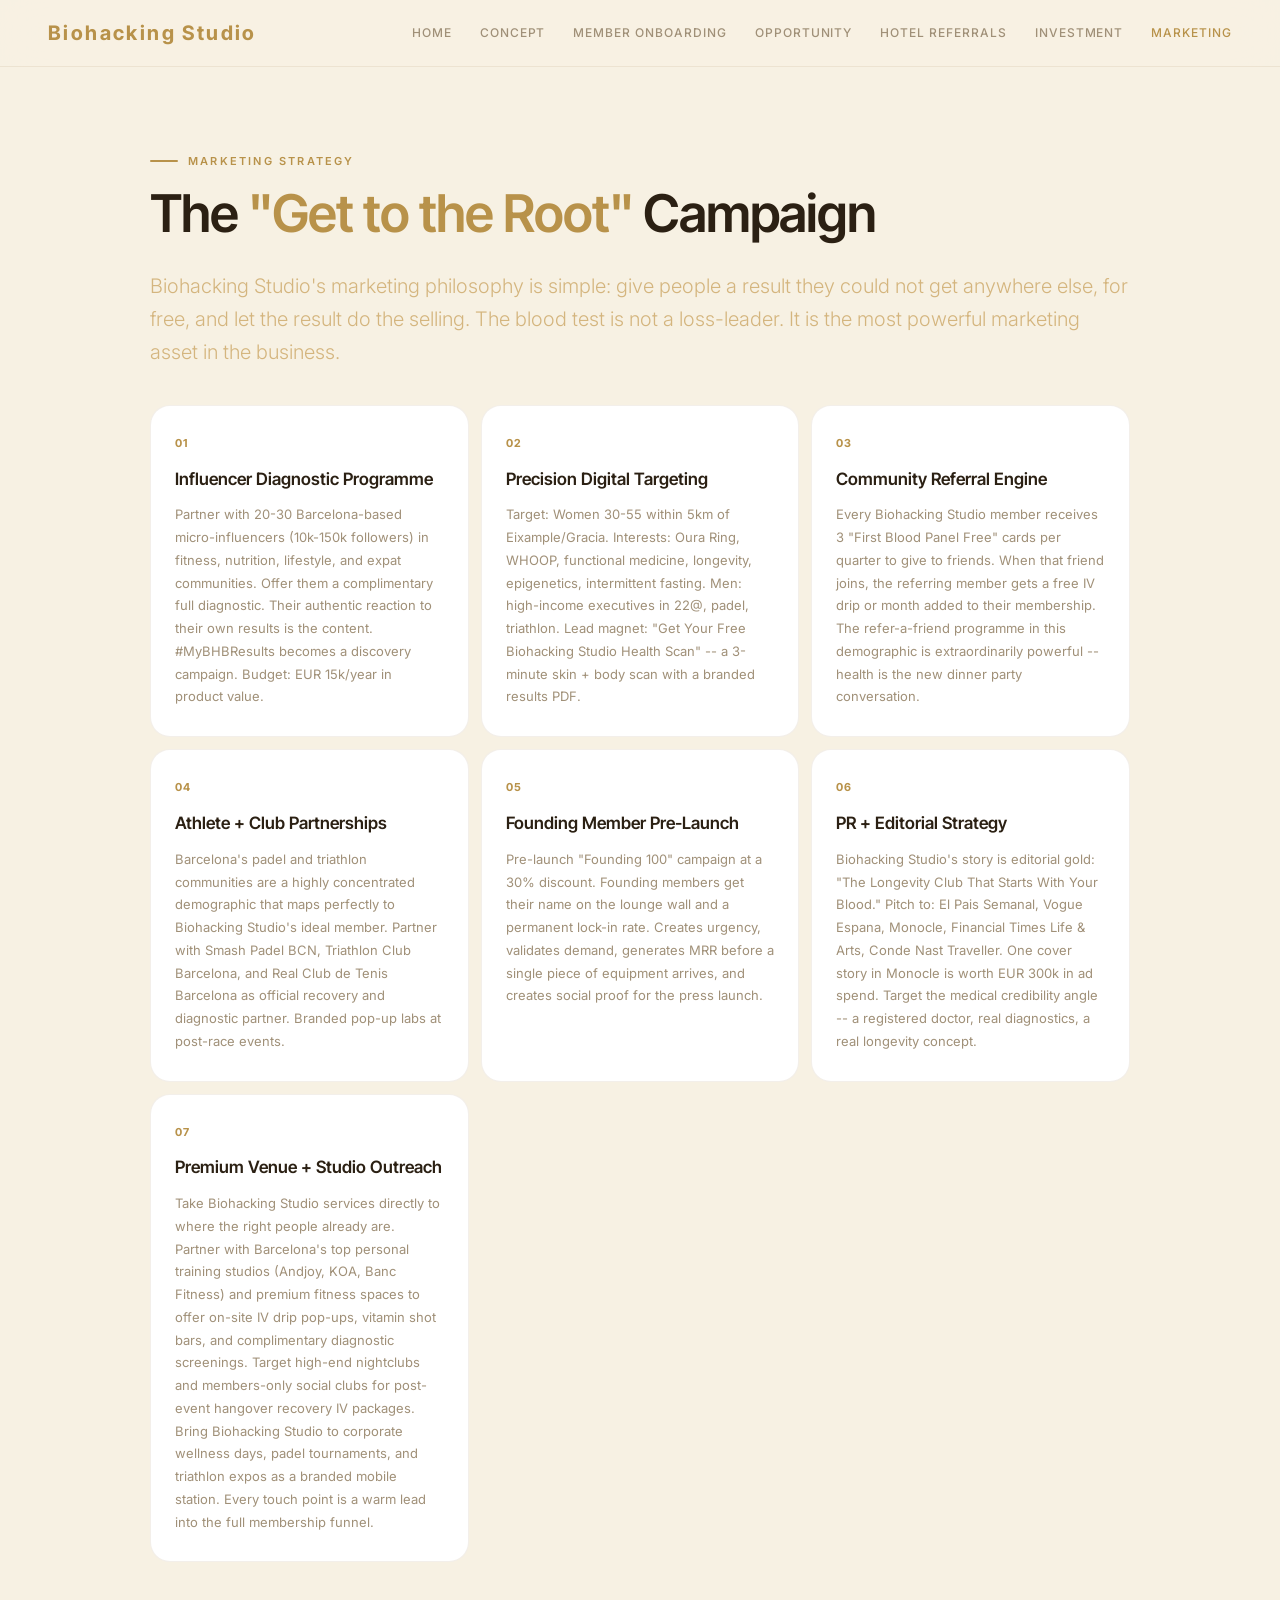
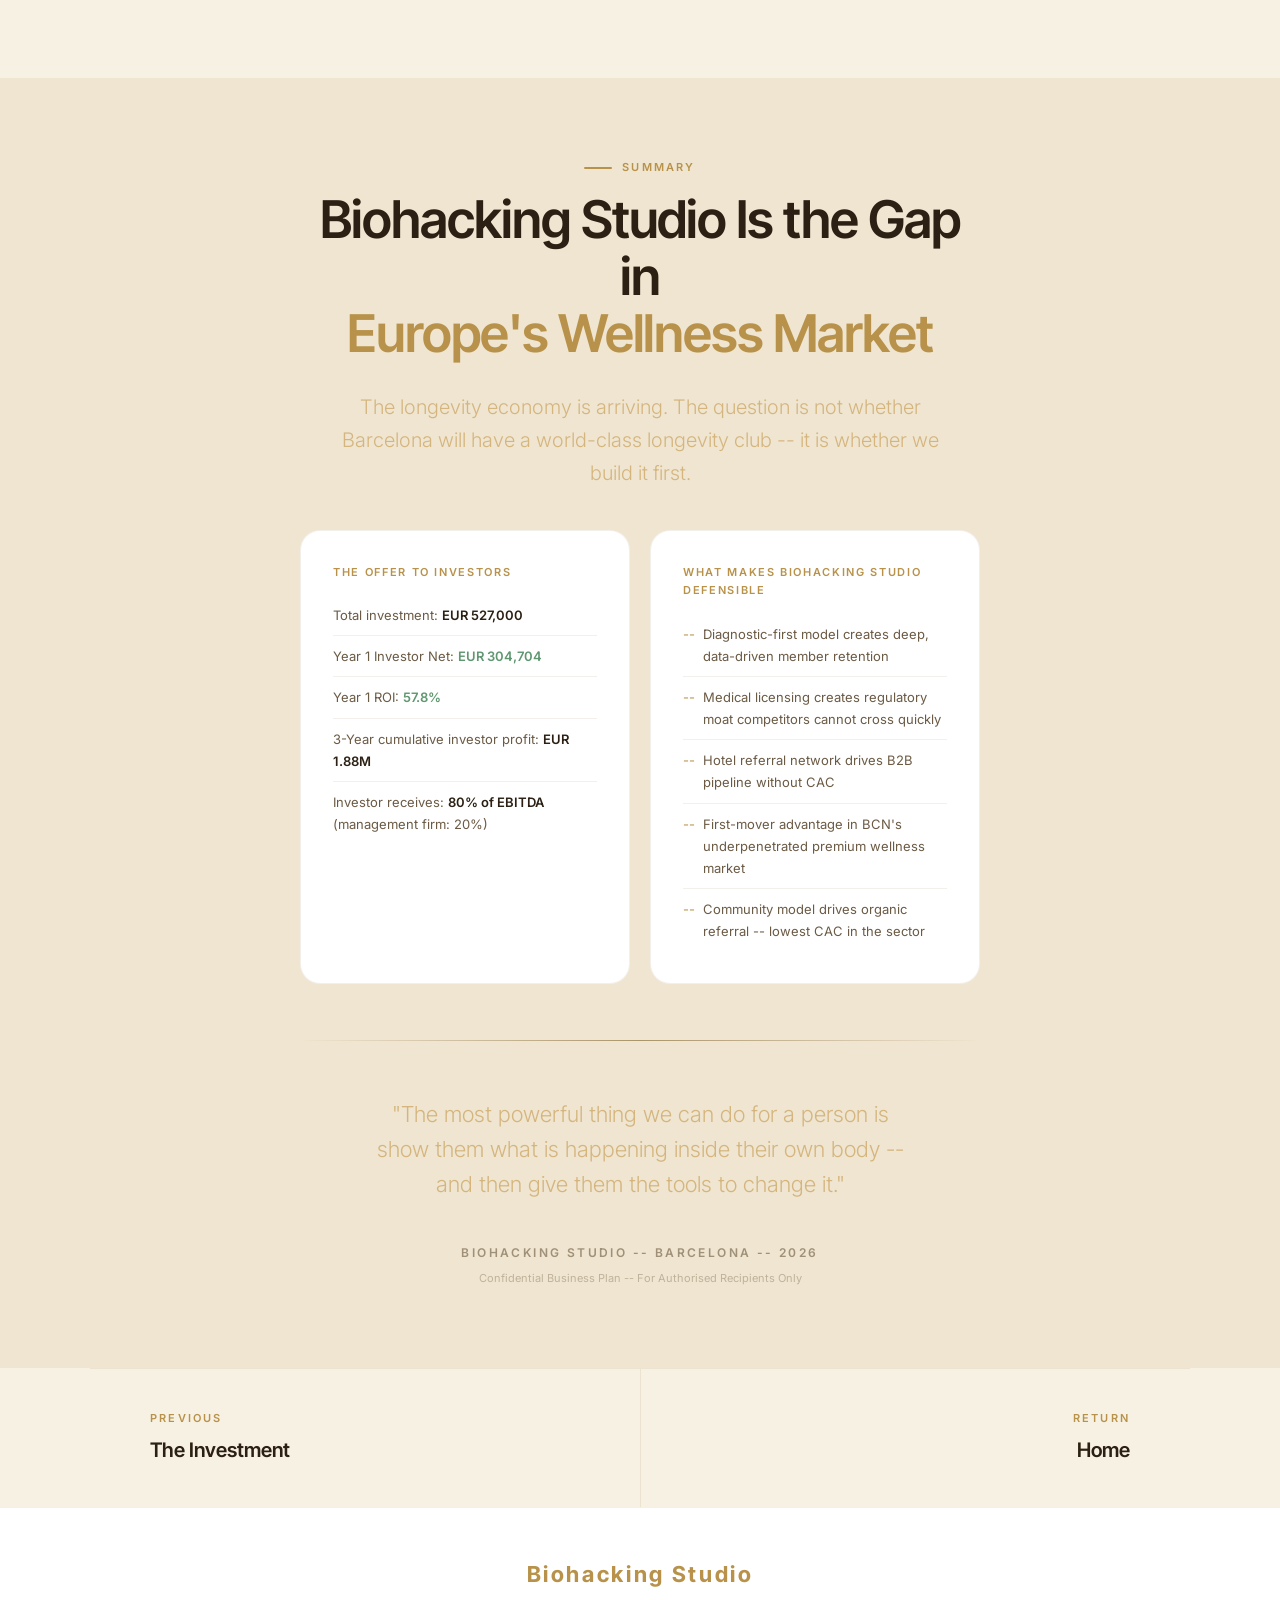
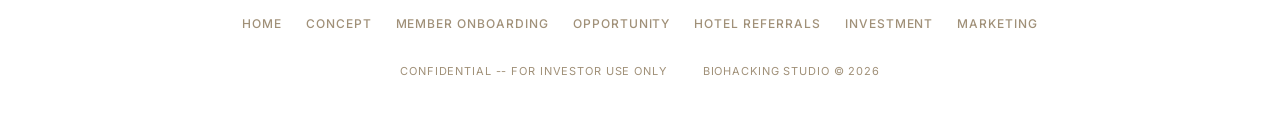
<file: marketing.html>
<!DOCTYPE html>
<html lang="en">
<head>
<meta charset="UTF-8">
<meta name="viewport" content="width=device-width, initial-scale=1.0">
<title>Marketing -- Biohacking Studio</title>
<link rel="preconnect" href="https://fonts.googleapis.com">
<link rel="preconnect" href="https://fonts.gstatic.com" crossorigin>
<link href="https://fonts.googleapis.com/css2?family=Inter+Tight:ital,wght@0,200;0,300;0,400;0,500;0,600;0,700;0,800;1,300;1,400&family=Inter:wght@200;300;400;500;600;700;800&display=swap" rel="stylesheet">
<link rel="stylesheet" href="styles.css?v=6">
</head>
<body>
<nav class="nav">
  <a href="index.html" class="nav-logo">Biohacking Studio</a>
  <button class="nav-toggle" aria-label="Menu">
    <span></span><span></span><span></span>
  </button>
  <div class="nav-links">
    <a href="index.html">Home</a>
    <a href="concept.html">Concept</a>
    <a href="onboarding.html">Member Onboarding</a>
    <a href="opportunity.html">Opportunity</a>
    <a href="hotel.html">Hotel Referrals</a>
    <a href="investment.html">Investment</a>
    <a href="marketing.html" class="active">Marketing</a>
  </div>
</nav>

<div class="page-top"></div>

<!-- MARKETING PLAN -->
<div class="section">
  <div class="eyebrow">Marketing Strategy</div>
  <h2>The <em>"Get to the Root"</em> Campaign</h2>
  <p class="lead">Biohacking Studio's marketing philosophy is simple: give people a result they could not get anywhere else, for free, and let the result do the selling. The blood test is not a loss-leader. It is the most powerful marketing asset in the business.</p>
  <div class="inline-grid-3" style="margin: 36px 0; gap: 12px;">
    <div class="campaign-card">
      <div class="campaign-card-num">01</div>
      <h4>Influencer Diagnostic Programme</h4>
      <p>Partner with 20-30 Barcelona-based micro-influencers (10k-150k followers) in fitness, nutrition, lifestyle, and expat communities. Offer them a complimentary full diagnostic. Their authentic reaction to their own results is the content. #MyBHBResults becomes a discovery campaign. Budget: EUR 15k/year in product value.</p>
    </div>
    <div class="campaign-card">
      <div class="campaign-card-num">02</div>
      <h4>Precision Digital Targeting</h4>
      <p>Target: Women 30-55 within 5km of Eixample/Gracia. Interests: Oura Ring, WHOOP, functional medicine, longevity, epigenetics, intermittent fasting. Men: high-income executives in 22@, padel, triathlon. Lead magnet: "Get Your Free Biohacking Studio Health Scan" -- a 3-minute skin + body scan with a branded results PDF.</p>
    </div>
    <div class="campaign-card">
      <div class="campaign-card-num">03</div>
      <h4>Community Referral Engine</h4>
      <p>Every Biohacking Studio member receives 3 "First Blood Panel Free" cards per quarter to give to friends. When that friend joins, the referring member gets a free IV drip or month added to their membership. The refer-a-friend programme in this demographic is extraordinarily powerful -- health is the new dinner party conversation.</p>
    </div>
    <div class="campaign-card">
      <div class="campaign-card-num">04</div>
      <h4>Athlete + Club Partnerships</h4>
      <p>Barcelona's padel and triathlon communities are a highly concentrated demographic that maps perfectly to Biohacking Studio's ideal member. Partner with Smash Padel BCN, Triathlon Club Barcelona, and Real Club de Tenis Barcelona as official recovery and diagnostic partner. Branded pop-up labs at post-race events.</p>
    </div>
    <div class="campaign-card">
      <div class="campaign-card-num">05</div>
      <h4>Founding Member Pre-Launch</h4>
      <p>Pre-launch "Founding 100" campaign at a 30% discount. Founding members get their name on the lounge wall and a permanent lock-in rate. Creates urgency, validates demand, generates MRR before a single piece of equipment arrives, and creates social proof for the press launch.</p>
    </div>
    <div class="campaign-card">
      <div class="campaign-card-num">06</div>
      <h4>PR + Editorial Strategy</h4>
      <p>Biohacking Studio's story is editorial gold: "The Longevity Club That Starts With Your Blood." Pitch to: El Pais Semanal, Vogue Espana, Monocle, Financial Times Life &amp; Arts, Conde Nast Traveller. One cover story in Monocle is worth EUR 300k in ad spend. Target the medical credibility angle -- a registered doctor, real diagnostics, a real longevity concept.</p>
    </div>
    <div class="campaign-card">
      <div class="campaign-card-num">07</div>
      <h4>Premium Venue + Studio Outreach</h4>
      <p>Take Biohacking Studio services directly to where the right people already are. Partner with Barcelona's top personal training studios (Andjoy, KOA, Banc Fitness) and premium fitness spaces to offer on-site IV drip pop-ups, vitamin shot bars, and complimentary diagnostic screenings. Target high-end nightclubs and members-only social clubs for post-event hangover recovery IV packages. Bring Biohacking Studio to corporate wellness days, padel tournaments, and triathlon expos as a branded mobile station. Every touch point is a warm lead into the full membership funnel.</p>
    </div>
  </div>
</div>

<!-- CLOSING -->
<div class="section-alt full-bleed">
  <div style="padding: 80px 60px; max-width: 800px; margin: 0 auto; text-align: center;">
    <div class="eyebrow" style="justify-content: center;">Summary</div>
    <h2>Biohacking Studio Is the Gap in<br><em>Europe's Wellness Market</em></h2>
    <div class="lead" style="max-width: 600px; margin: 0 auto 40px;">The longevity economy is arriving. The question is not whether Barcelona will have a world-class longevity club -- it is whether we build it first.</div>
    <div class="inline-grid-2" style="text-align: left; margin: 40px 0;">
      <div class="summary-block">
        <div class="summary-block-label">The Offer to Investors</div>
        <ul class="summary-list">
          <li>Total investment: <strong style="color: var(--text);">EUR 527,000</strong></li>
          <li>Year 1 Investor Net: <strong style="color: var(--green);">EUR 304,704</strong></li>
          <li>Year 1 ROI: <strong style="color: var(--green);">57.8%</strong></li>
          <li>3-Year cumulative investor profit: <strong style="color: var(--text);">EUR 1.88M</strong></li>
          <li>Investor receives: <strong style="color: var(--text);">80% of EBITDA</strong> (management firm: 20%)</li>
        </ul>
      </div>
      <div class="summary-block">
        <div class="summary-block-label">What Makes Biohacking Studio Defensible</div>
        <ul class="summary-list summary-list-arrow">
          <li><span class="arrow">--</span> Diagnostic-first model creates deep, data-driven member retention</li>
          <li><span class="arrow">--</span> Medical licensing creates regulatory moat competitors cannot cross quickly</li>
          <li><span class="arrow">--</span> Hotel referral network drives B2B pipeline without CAC</li>
          <li><span class="arrow">--</span> First-mover advantage in BCN's underpenetrated premium wellness market</li>
          <li><span class="arrow">--</span> Community model drives organic referral -- lowest CAC in the sector</li>
        </ul>
      </div>
    </div>
    <div class="divider divider-gold"></div>
    <div class="closing-quote">
      "The most powerful thing we can do for a person is show them what is happening inside their own body -- and then give them the tools to change it."
    </div>
    <div class="closing-attribution">Biohacking Studio -- Barcelona -- 2026</div>
    <div class="closing-confidential">Confidential Business Plan -- For Authorised Recipients Only</div>
  </div>
</div>

<div class="page-nav">
  <a href="investment.html" class="page-nav-link prev">
    <span class="page-nav-label">Previous</span>
    <span class="page-nav-title">The Investment</span>
  </a>
  <a href="index.html" class="page-nav-link next">
    <span class="page-nav-label">Return</span>
    <span class="page-nav-title">Home</span>
  </a>
</div>

<footer class="site-footer">
  <div class="footer-inner">
    <div class="footer-brand">Biohacking Studio</div>
    <div class="footer-links">
      <a href="index.html">Home</a>
      <a href="concept.html">Concept</a>
      <a href="onboarding.html">Member Onboarding</a>
      <a href="opportunity.html">Opportunity</a>
      <a href="hotel.html">Hotel Referrals</a>
      <a href="investment.html">Investment</a>
      <a href="marketing.html">Marketing</a>
    </div>
    <div class="footer-meta">
      <span>Confidential -- For Investor Use Only</span>
      <span>Biohacking Studio &copy; 2026</span>
    </div>
  </div>
</footer>
<script>
document.querySelector('.nav-toggle').addEventListener('click', function() {
  document.querySelector('.nav-links').classList.toggle('open');
  this.classList.toggle('open');
});
</script>
</body>
</html>
</file>
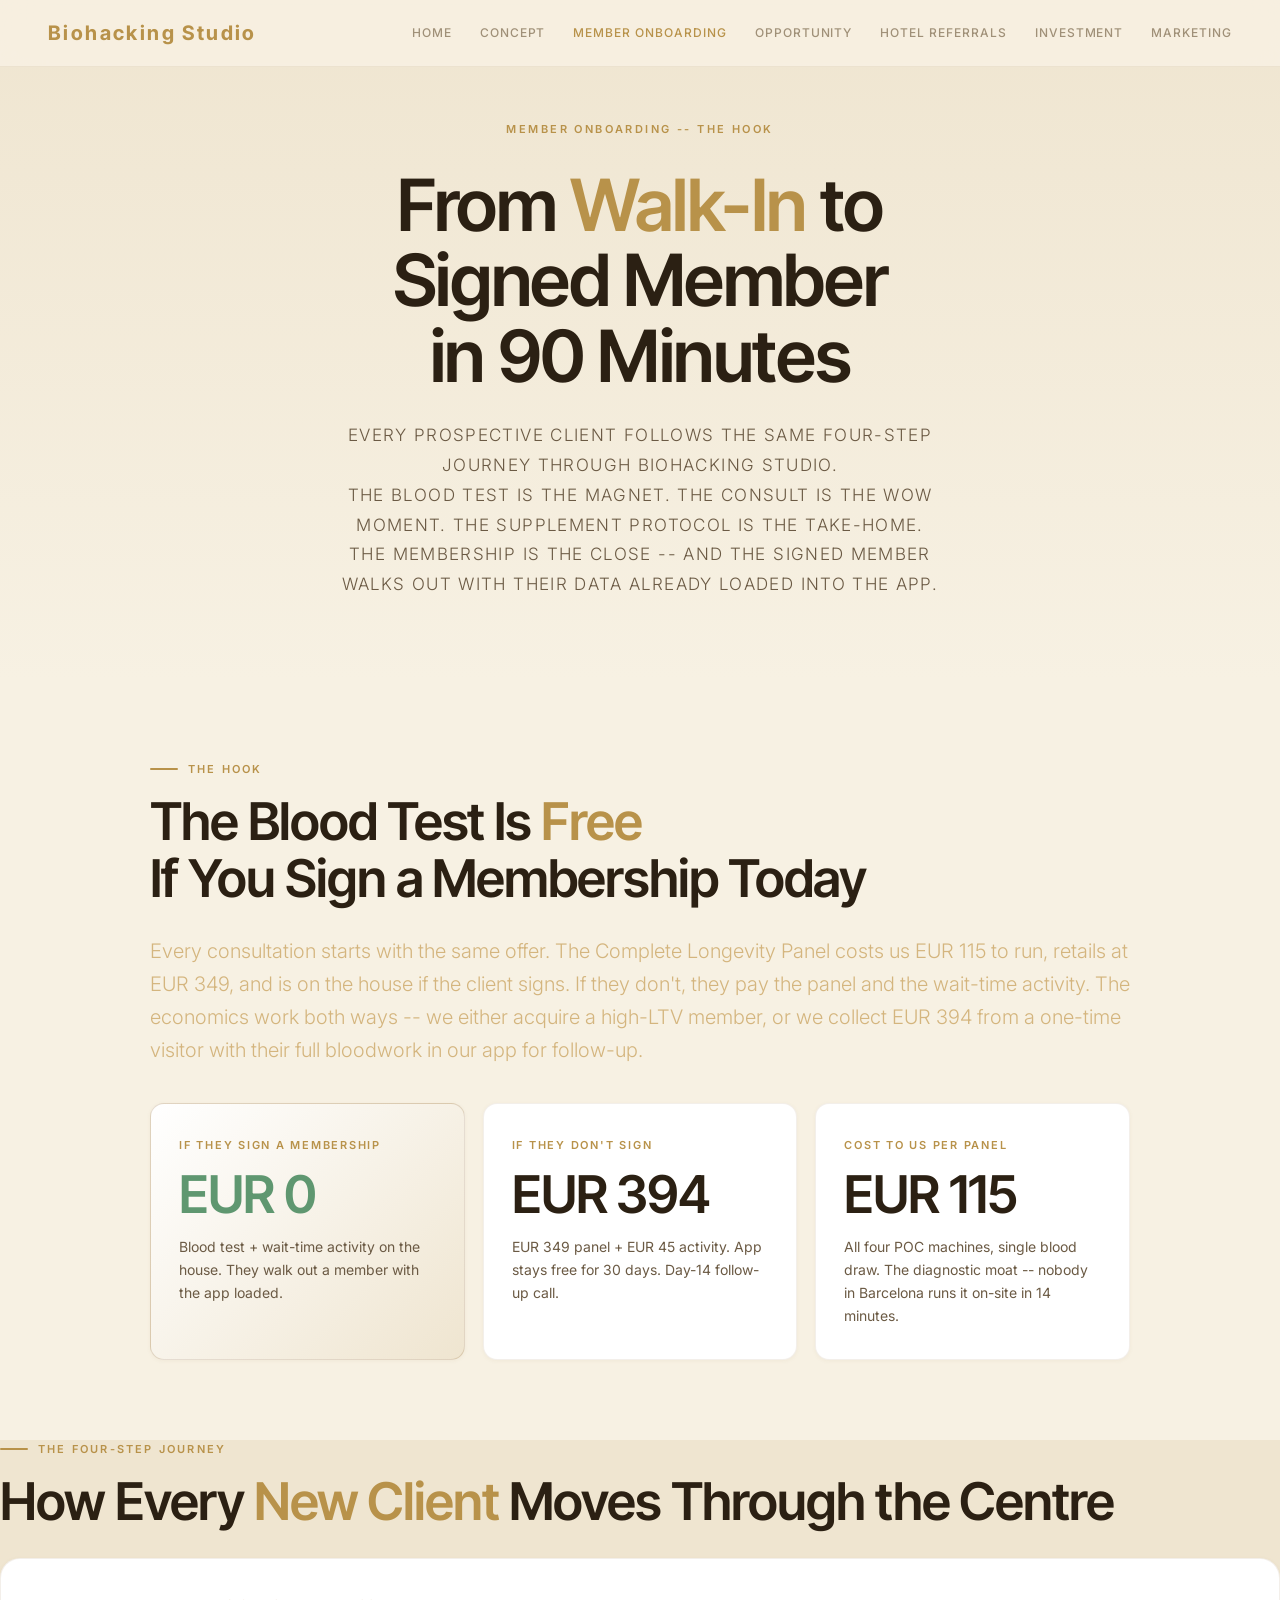
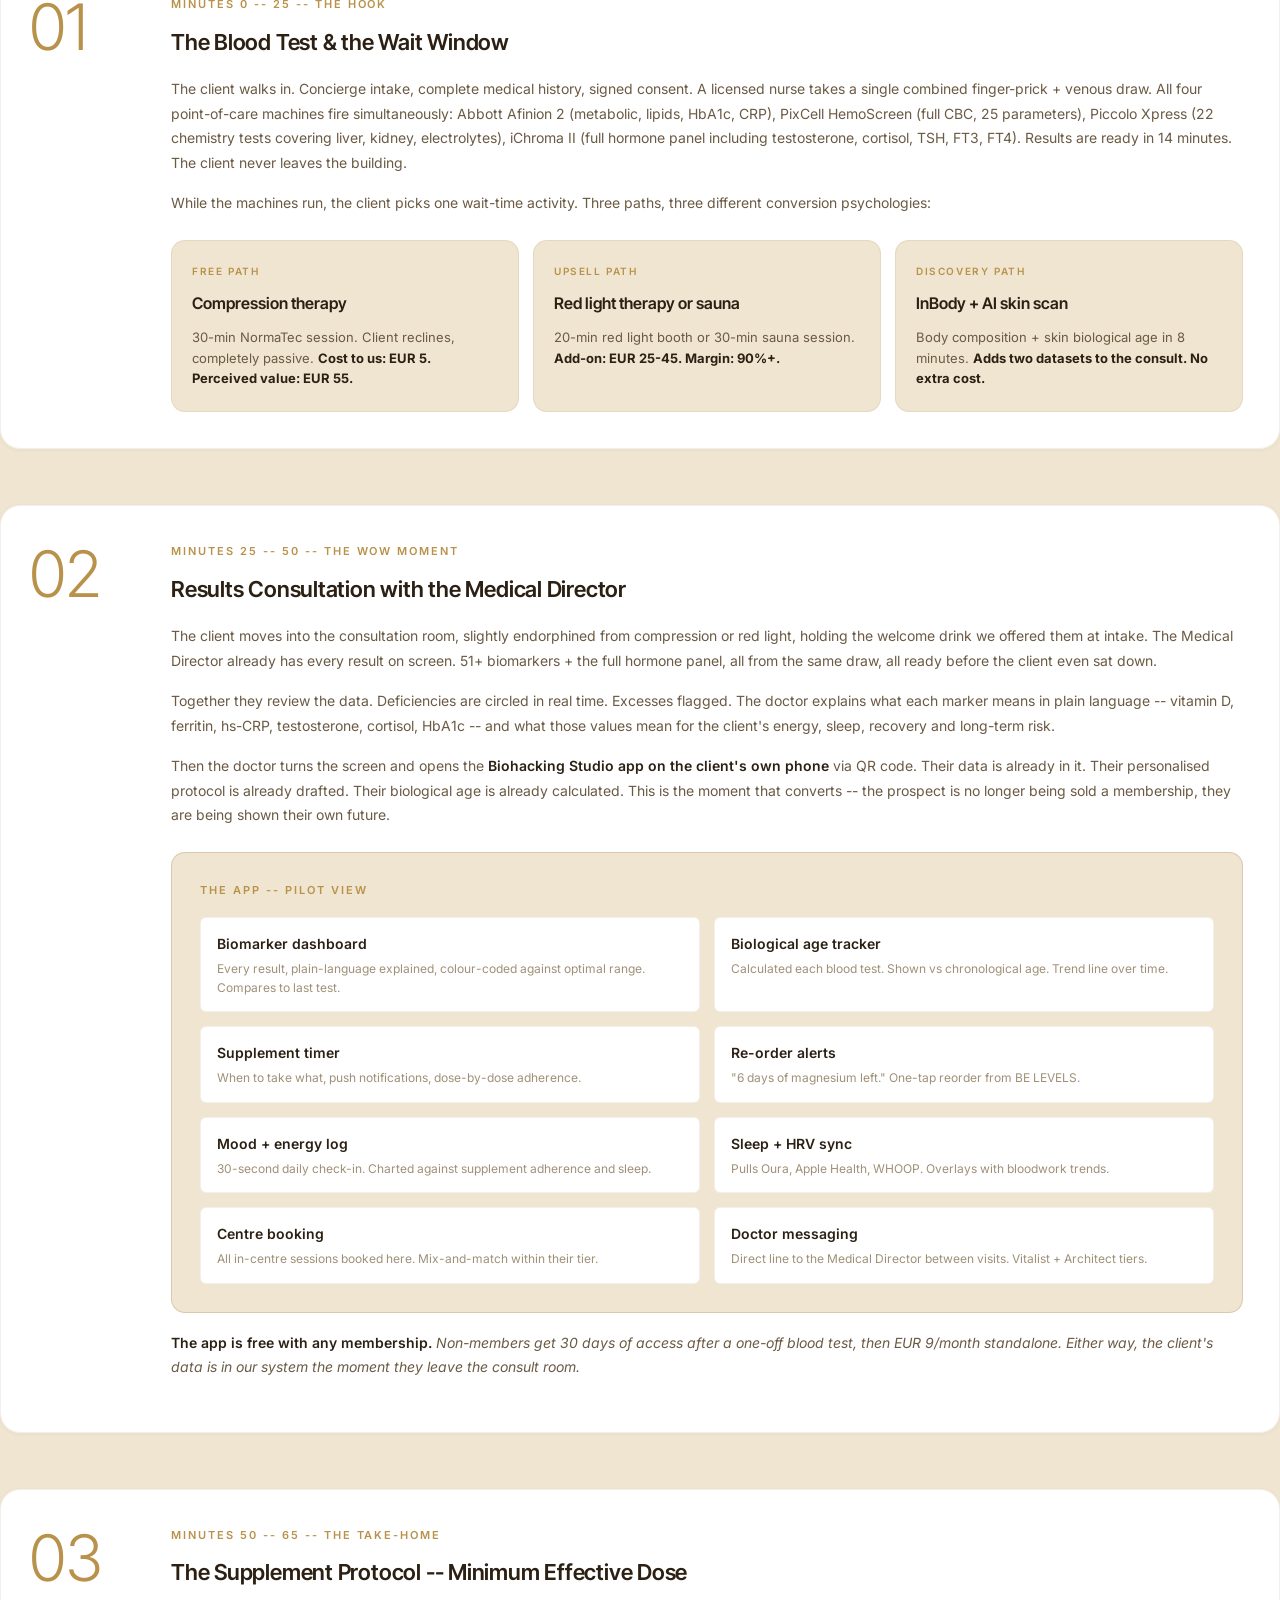
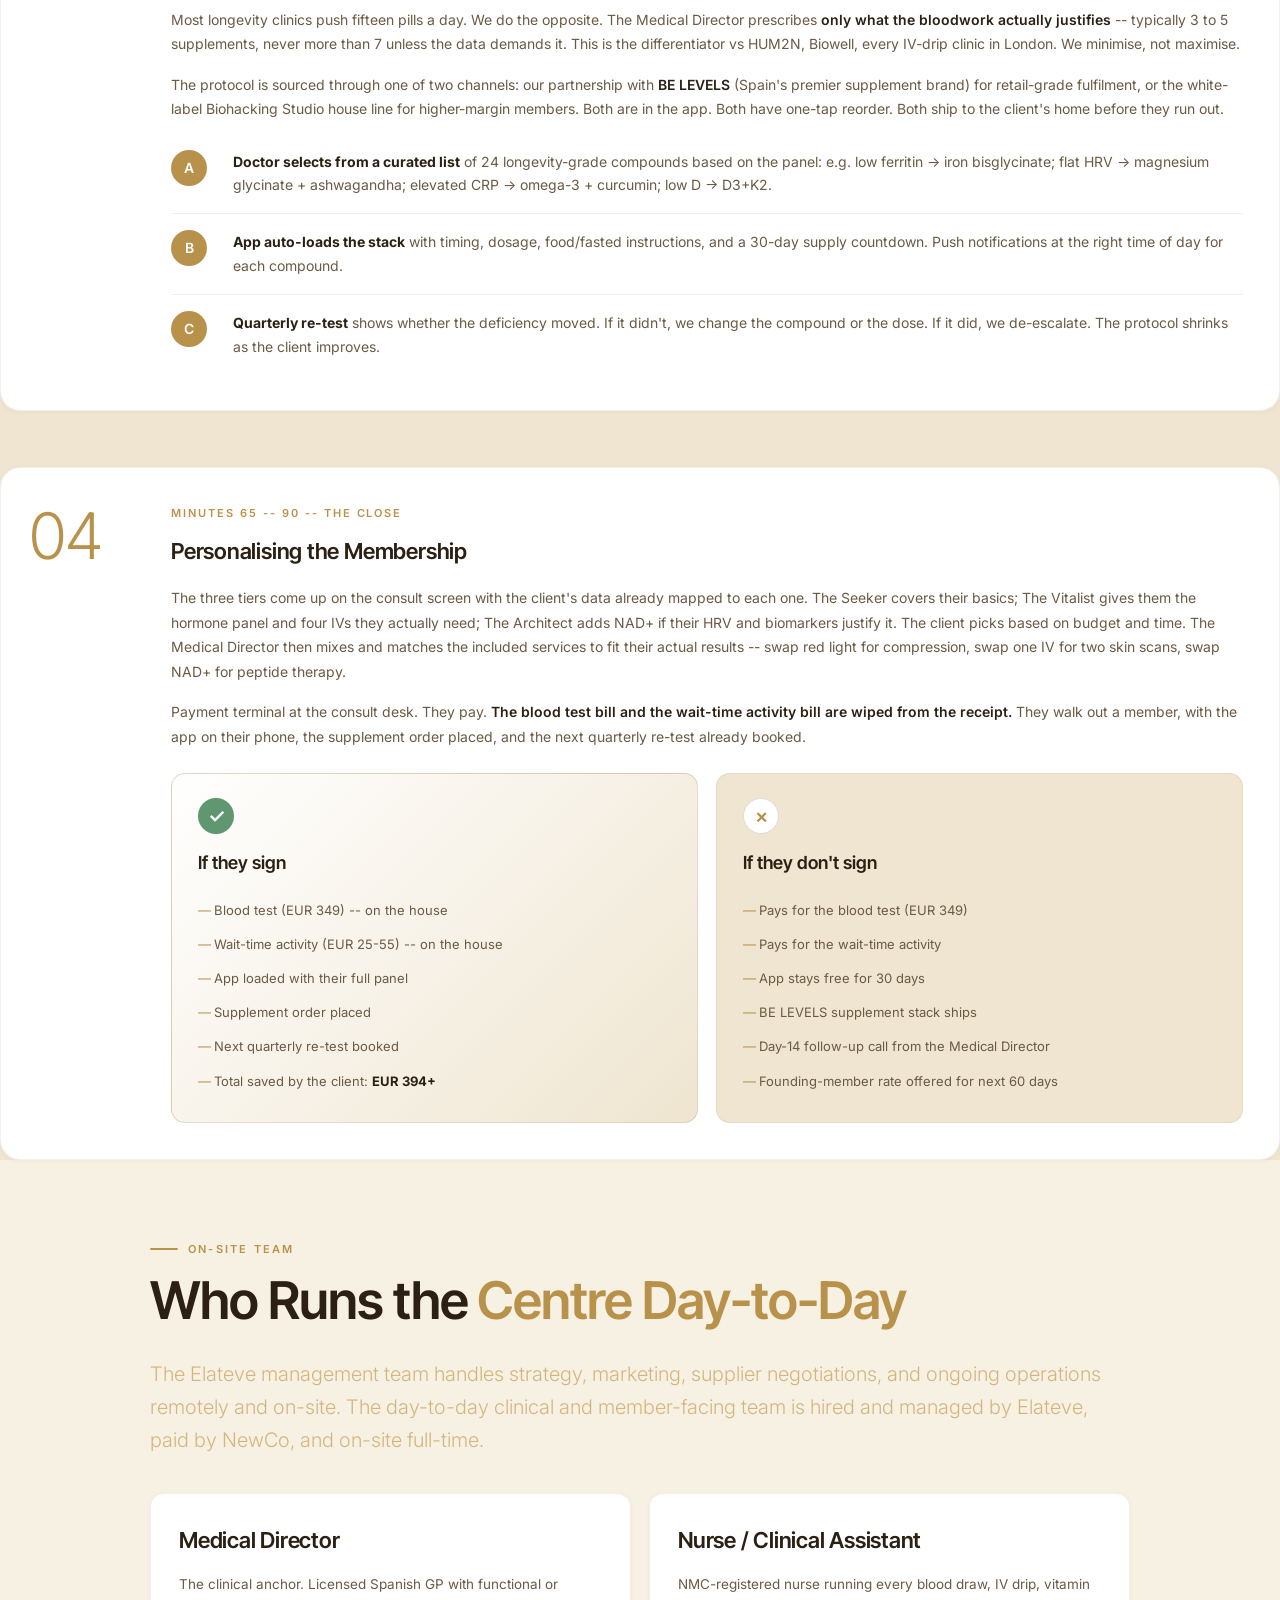
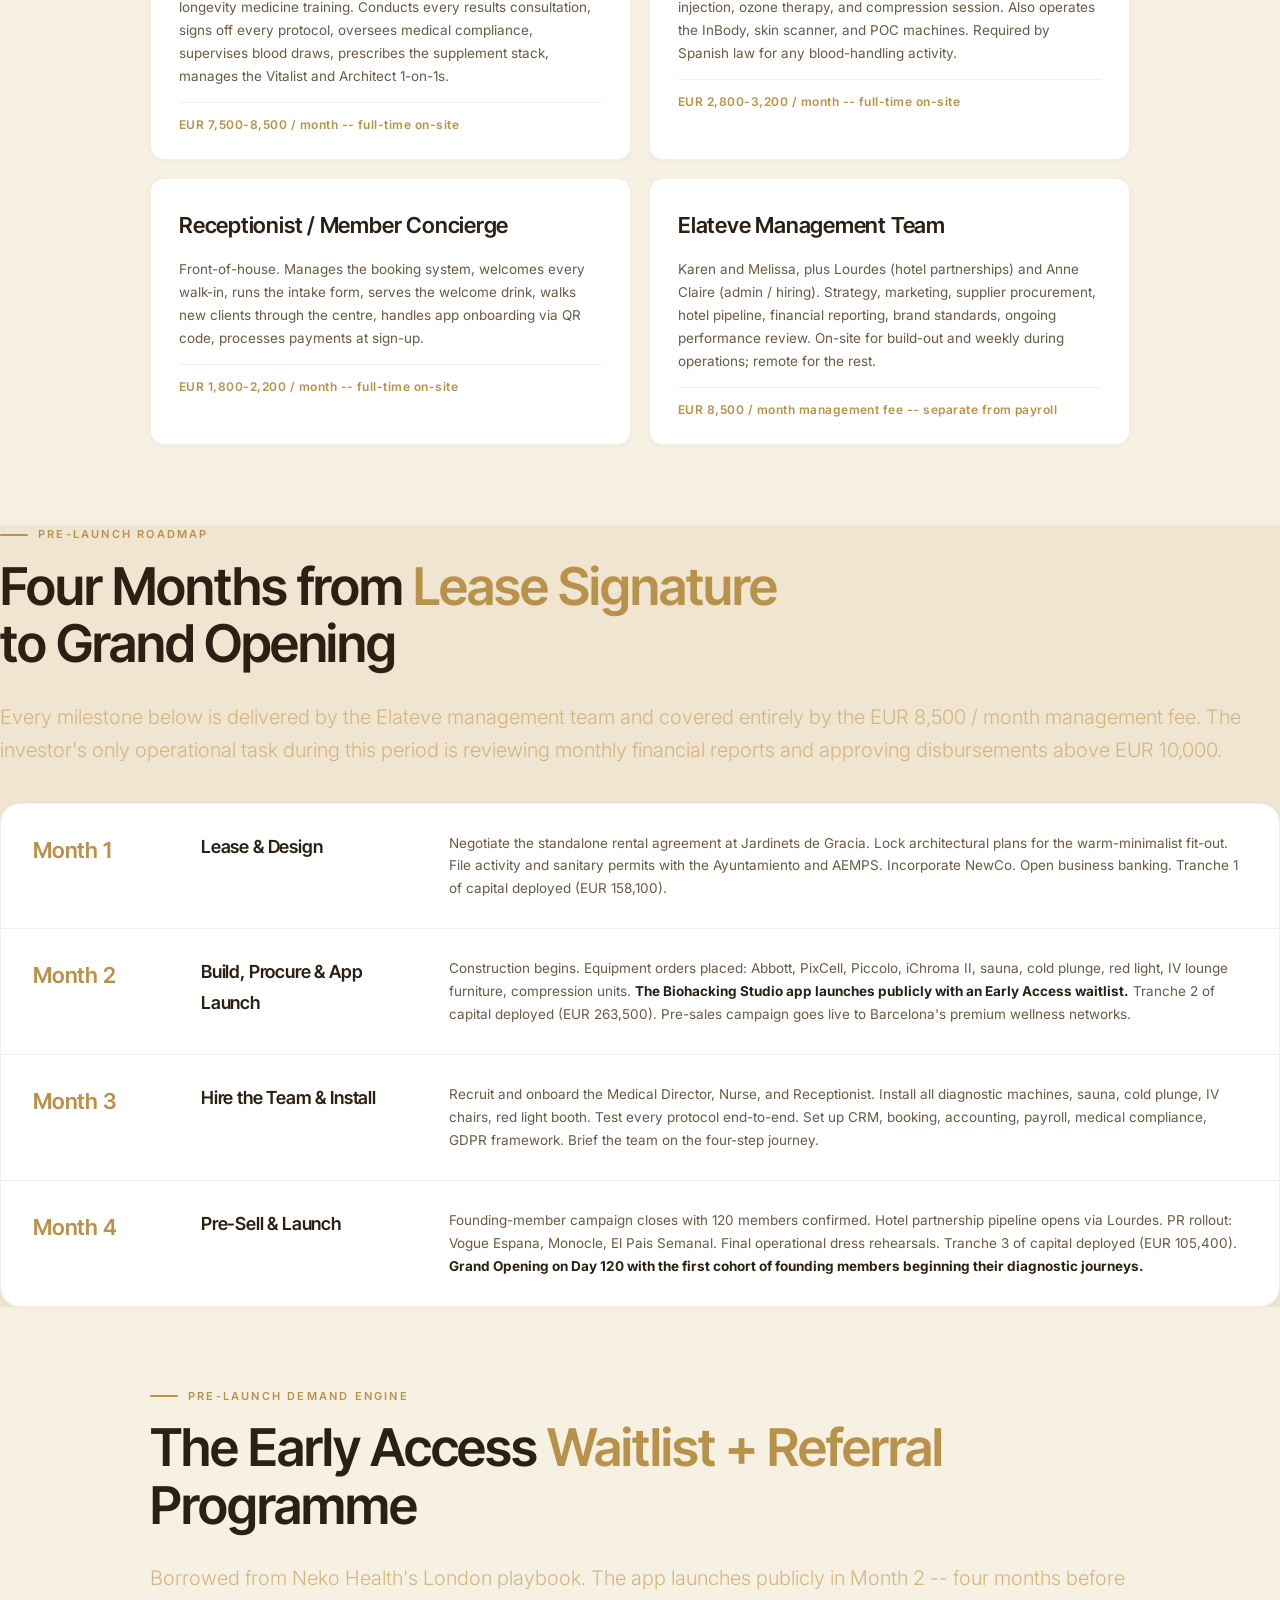
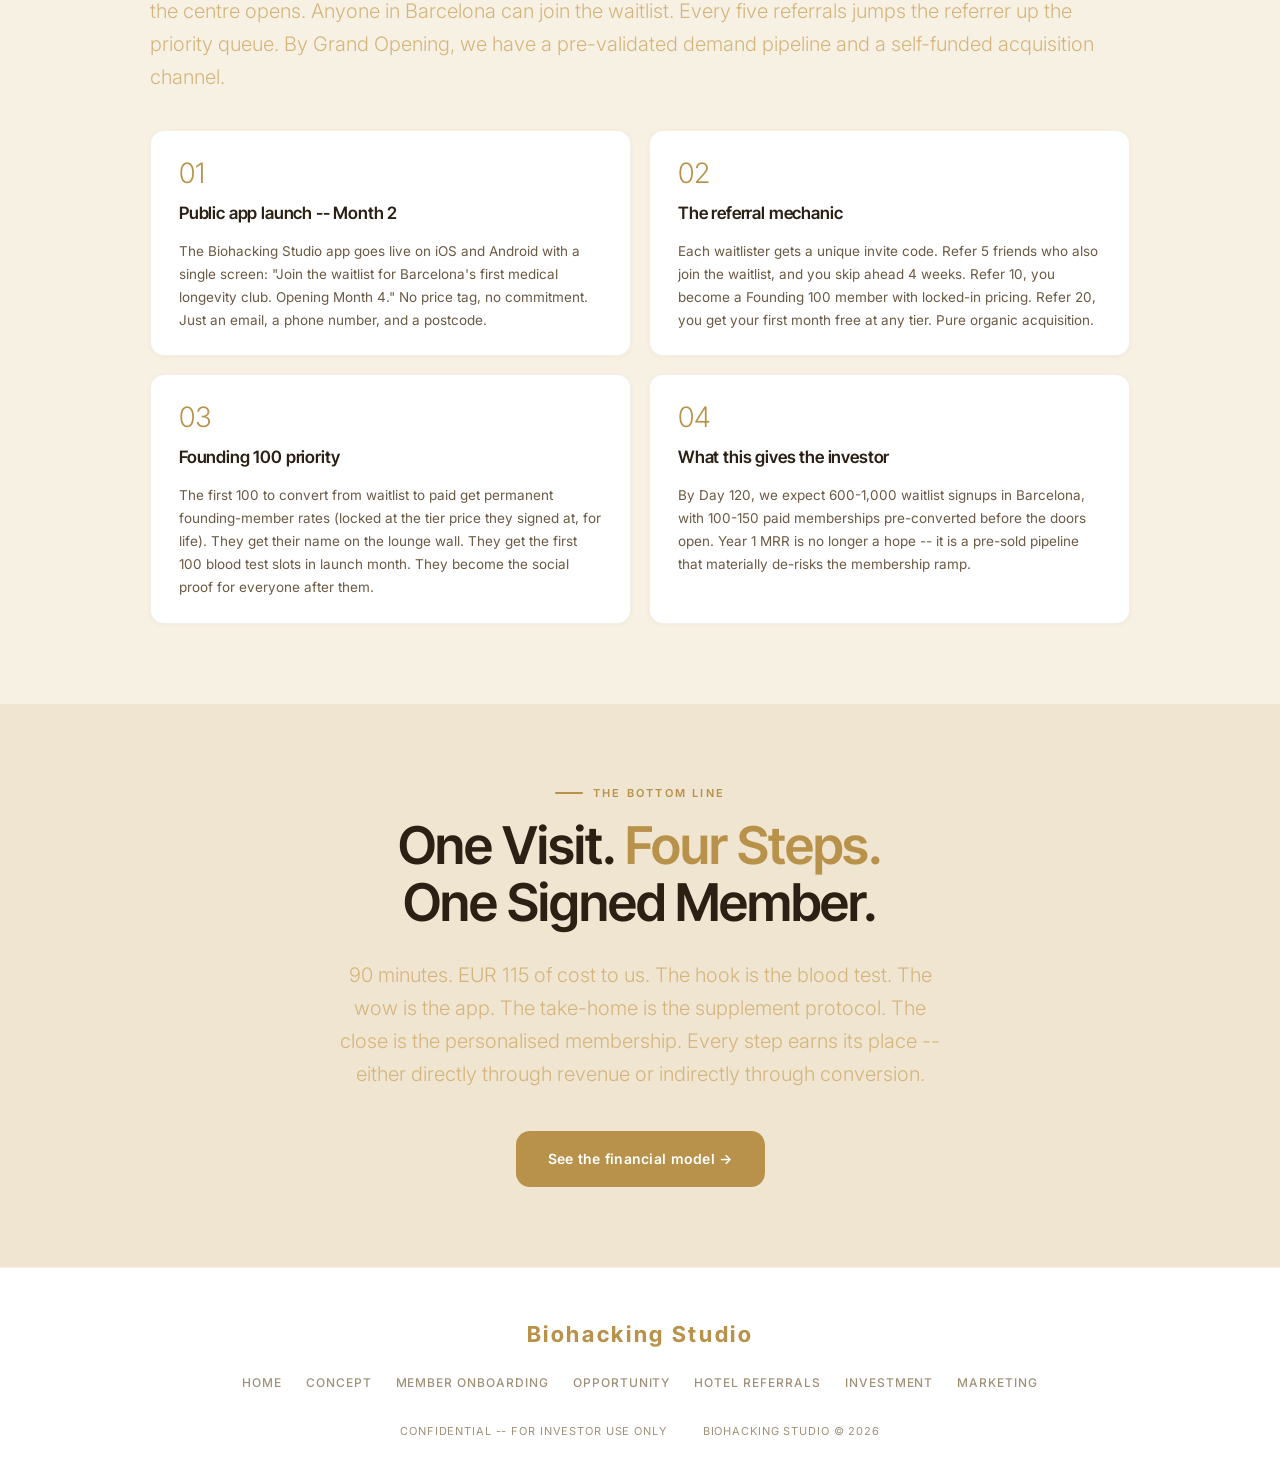
<file: onboarding.html>
<!DOCTYPE html>
<html lang="en">
<head>
<meta charset="UTF-8">
<meta name="viewport" content="width=device-width, initial-scale=1.0">
<title>Member Onboarding -- Biohacking Studio</title>
<link rel="preconnect" href="https://fonts.googleapis.com">
<link rel="preconnect" href="https://fonts.gstatic.com" crossorigin>
<link href="https://fonts.googleapis.com/css2?family=Inter+Tight:ital,wght@0,200;0,300;0,400;0,500;0,600;0,700;0,800;1,300;1,400&family=Inter:wght@200;300;400;500;600;700;800&display=swap" rel="stylesheet">
<link rel="stylesheet" href="styles.css?v=6">
</head>
<body>
<nav class="nav">
  <a href="index.html" class="nav-logo">Biohacking Studio</a>
  <button class="nav-toggle" aria-label="Menu">
    <span></span><span></span><span></span>
  </button>
  <div class="nav-links">
    <a href="index.html">Home</a>
    <a href="concept.html">Concept</a>
    <a href="onboarding.html" class="active">Member Onboarding</a>
    <a href="opportunity.html">Opportunity</a>
    <a href="hotel.html">Hotel Referrals</a>
    <a href="investment.html">Investment</a>
    <a href="marketing.html">Marketing</a>
  </div>
</nav>

<!-- HERO -->
<div class="page-hero">
  <div class="brand-mark">Member Onboarding -- The Hook</div>
  <h1>From <em>Walk-In</em> to<br>Signed Member<br>in 90 Minutes</h1>
  <p class="cover-desc">
    Every prospective client follows the same four-step journey through Biohacking Studio.<br>
    The blood test is the magnet. The consult is the wow moment. The supplement protocol is the take-home.<br>
    The membership is the close -- and the signed member walks out with their data already loaded into the app.
  </p>
</div>

<!-- THE PROMISE -->
<div class="section">
  <div class="eyebrow">The Hook</div>
  <h2>The Blood Test Is <em>Free</em><br>If You Sign a Membership Today</h2>
  <p class="lead">Every consultation starts with the same offer. The Complete Longevity Panel costs us EUR 115 to run, retails at EUR 349, and is on the house if the client signs. If they don't, they pay the panel and the wait-time activity. The economics work both ways -- we either acquire a high-LTV member, or we collect EUR 394 from a one-time visitor with their full bloodwork in our app for follow-up.</p>

  <div class="hook-grid">
    <div class="hook-box hook-box-positive">
      <div class="hook-box-label">If they sign a membership</div>
      <div class="hook-box-num">EUR 0</div>
      <div class="hook-box-detail">Blood test + wait-time activity on the house. They walk out a member with the app loaded.</div>
    </div>
    <div class="hook-box">
      <div class="hook-box-label">If they don't sign</div>
      <div class="hook-box-num">EUR 394</div>
      <div class="hook-box-detail">EUR 349 panel + EUR 45 activity. App stays free for 30 days. Day-14 follow-up call.</div>
    </div>
    <div class="hook-box">
      <div class="hook-box-label">Cost to us per panel</div>
      <div class="hook-box-num">EUR 115</div>
      <div class="hook-box-detail">All four POC machines, single blood draw. The diagnostic moat -- nobody in Barcelona runs it on-site in 14 minutes.</div>
    </div>
  </div>
</div>

<!-- THE FOUR STEPS -->
<div class="section-alt">
  <div class="eyebrow">The Four-Step Journey</div>
  <h2>How Every <em>New Client</em> Moves Through the Centre</h2>

  <div class="journey-flow-step">
    <div class="journey-flow-step-num">01</div>
    <div class="journey-flow-step-body">
      <div class="journey-flow-step-time">Minutes 0 -- 25 -- The Hook</div>
      <h3>The Blood Test &amp; the Wait Window</h3>
      <p>The client walks in. Concierge intake, complete medical history, signed consent. A licensed nurse takes a single combined finger-prick + venous draw. All four point-of-care machines fire simultaneously: Abbott Afinion 2 (metabolic, lipids, HbA1c, CRP), PixCell HemoScreen (full CBC, 25 parameters), Piccolo Xpress (22 chemistry tests covering liver, kidney, electrolytes), iChroma II (full hormone panel including testosterone, cortisol, TSH, FT3, FT4). Results are ready in 14 minutes. The client never leaves the building.</p>
      <p>While the machines run, the client picks one wait-time activity. Three paths, three different conversion psychologies:</p>

      <div class="path-grid">
        <div class="path-card">
          <div class="path-label">Free path</div>
          <h4>Compression therapy</h4>
          <div class="path-detail">30-min NormaTec session. Client reclines, completely passive. <strong>Cost to us: EUR 5. Perceived value: EUR 55.</strong></div>
        </div>
        <div class="path-card">
          <div class="path-label">Upsell path</div>
          <h4>Red light therapy or sauna</h4>
          <div class="path-detail">20-min red light booth or 30-min sauna session. <strong>Add-on: EUR 25-45. Margin: 90%+.</strong></div>
        </div>
        <div class="path-card">
          <div class="path-label">Discovery path</div>
          <h4>InBody + AI skin scan</h4>
          <div class="path-detail">Body composition + skin biological age in 8 minutes. <strong>Adds two datasets to the consult. No extra cost.</strong></div>
        </div>
      </div>
    </div>
  </div>

  <div class="journey-flow-step">
    <div class="journey-flow-step-num">02</div>
    <div class="journey-flow-step-body">
      <div class="journey-flow-step-time">Minutes 25 -- 50 -- The Wow Moment</div>
      <h3>Results Consultation with the Medical Director</h3>
      <p>The client moves into the consultation room, slightly endorphined from compression or red light, holding the welcome drink we offered them at intake. The Medical Director already has every result on screen. 51+ biomarkers + the full hormone panel, all from the same draw, all ready before the client even sat down.</p>
      <p>Together they review the data. Deficiencies are circled in real time. Excesses flagged. The doctor explains what each marker means in plain language -- vitamin D, ferritin, hs-CRP, testosterone, cortisol, HbA1c -- and what those values mean for the client's energy, sleep, recovery and long-term risk.</p>
      <p>Then the doctor turns the screen and opens the <strong>Biohacking Studio app on the client's own phone</strong> via QR code. Their data is already in it. Their personalised protocol is already drafted. Their biological age is already calculated. This is the moment that converts -- the prospect is no longer being sold a membership, they are being shown their own future.</p>

      <div class="app-preview">
        <div class="app-preview-label">The app -- pilot view</div>
        <div class="app-features-grid">
          <div class="app-feat"><div class="app-feat-name">Biomarker dashboard</div><div class="app-feat-desc">Every result, plain-language explained, colour-coded against optimal range. Compares to last test.</div></div>
          <div class="app-feat"><div class="app-feat-name">Biological age tracker</div><div class="app-feat-desc">Calculated each blood test. Shown vs chronological age. Trend line over time.</div></div>
          <div class="app-feat"><div class="app-feat-name">Supplement timer</div><div class="app-feat-desc">When to take what, push notifications, dose-by-dose adherence.</div></div>
          <div class="app-feat"><div class="app-feat-name">Re-order alerts</div><div class="app-feat-desc">"6 days of magnesium left." One-tap reorder from BE LEVELS.</div></div>
          <div class="app-feat"><div class="app-feat-name">Mood + energy log</div><div class="app-feat-desc">30-second daily check-in. Charted against supplement adherence and sleep.</div></div>
          <div class="app-feat"><div class="app-feat-name">Sleep + HRV sync</div><div class="app-feat-desc">Pulls Oura, Apple Health, WHOOP. Overlays with bloodwork trends.</div></div>
          <div class="app-feat"><div class="app-feat-name">Centre booking</div><div class="app-feat-desc">All in-centre sessions booked here. Mix-and-match within their tier.</div></div>
          <div class="app-feat"><div class="app-feat-name">Doctor messaging</div><div class="app-feat-desc">Direct line to the Medical Director between visits. Vitalist + Architect tiers.</div></div>
        </div>
      </div>
      <p class="app-cta-note"><strong>The app is free with any membership.</strong> Non-members get 30 days of access after a one-off blood test, then EUR 9/month standalone. Either way, the client's data is in our system the moment they leave the consult room.</p>
    </div>
  </div>

  <div class="journey-flow-step">
    <div class="journey-flow-step-num">03</div>
    <div class="journey-flow-step-body">
      <div class="journey-flow-step-time">Minutes 50 -- 65 -- The Take-Home</div>
      <h3>The Supplement Protocol -- Minimum Effective Dose</h3>
      <p>Most longevity clinics push fifteen pills a day. We do the opposite. The Medical Director prescribes <strong>only what the bloodwork actually justifies</strong> -- typically 3 to 5 supplements, never more than 7 unless the data demands it. This is the differentiator vs HUM2N, Biowell, every IV-drip clinic in London. We minimise, not maximise.</p>
      <p>The protocol is sourced through one of two channels: our partnership with <strong>BE LEVELS</strong> (Spain's premier supplement brand) for retail-grade fulfilment, or the white-label Biohacking Studio house line for higher-margin members. Both are in the app. Both have one-tap reorder. Both ship to the client's home before they run out.</p>

      <div class="supp-flow">
        <div class="supp-flow-step">
          <div class="supp-flow-num">A</div>
          <div class="supp-flow-text"><strong>Doctor selects from a curated list</strong> of 24 longevity-grade compounds based on the panel: e.g. low ferritin &rarr; iron bisglycinate; flat HRV &rarr; magnesium glycinate + ashwagandha; elevated CRP &rarr; omega-3 + curcumin; low D &rarr; D3+K2.</div>
        </div>
        <div class="supp-flow-step">
          <div class="supp-flow-num">B</div>
          <div class="supp-flow-text"><strong>App auto-loads the stack</strong> with timing, dosage, food/fasted instructions, and a 30-day supply countdown. Push notifications at the right time of day for each compound.</div>
        </div>
        <div class="supp-flow-step">
          <div class="supp-flow-num">C</div>
          <div class="supp-flow-text"><strong>Quarterly re-test</strong> shows whether the deficiency moved. If it didn't, we change the compound or the dose. If it did, we de-escalate. The protocol shrinks as the client improves.</div>
        </div>
      </div>
    </div>
  </div>

  <div class="journey-flow-step">
    <div class="journey-flow-step-num">04</div>
    <div class="journey-flow-step-body">
      <div class="journey-flow-step-time">Minutes 65 -- 90 -- The Close</div>
      <h3>Personalising the Membership</h3>
      <p>The three tiers come up on the consult screen with the client's data already mapped to each one. The Seeker covers their basics; The Vitalist gives them the hormone panel and four IVs they actually need; The Architect adds NAD+ if their HRV and biomarkers justify it. The client picks based on budget and time. The Medical Director then mixes and matches the included services to fit their actual results -- swap red light for compression, swap one IV for two skin scans, swap NAD+ for peptide therapy.</p>
      <p>Payment terminal at the consult desk. They pay. <strong>The blood test bill and the wait-time activity bill are wiped from the receipt.</strong> They walk out a member, with the app on their phone, the supplement order placed, and the next quarterly re-test already booked.</p>

      <div class="close-grid">
        <div class="close-card close-card-yes">
          <div class="close-card-icon">&check;</div>
          <h4>If they sign</h4>
          <ul>
            <li>Blood test (EUR 349) -- on the house</li>
            <li>Wait-time activity (EUR 25-55) -- on the house</li>
            <li>App loaded with their full panel</li>
            <li>Supplement order placed</li>
            <li>Next quarterly re-test booked</li>
            <li>Total saved by the client: <strong>EUR 394+</strong></li>
          </ul>
        </div>
        <div class="close-card">
          <div class="close-card-icon">&times;</div>
          <h4>If they don't sign</h4>
          <ul>
            <li>Pays for the blood test (EUR 349)</li>
            <li>Pays for the wait-time activity</li>
            <li>App stays free for 30 days</li>
            <li>BE LEVELS supplement stack ships</li>
            <li>Day-14 follow-up call from the Medical Director</li>
            <li>Founding-member rate offered for next 60 days</li>
          </ul>
        </div>
      </div>
    </div>
  </div>
</div>

<!-- STAFFING -->
<div class="section">
  <div class="eyebrow">On-Site Team</div>
  <h2>Who Runs the <em>Centre Day-to-Day</em></h2>
  <p class="lead">The Elateve management team handles strategy, marketing, supplier negotiations, and ongoing operations remotely and on-site. The day-to-day clinical and member-facing team is hired and managed by Elateve, paid by NewCo, and on-site full-time.</p>

  <div class="staff-grid">
    <div class="staff-card">
      <div class="staff-role">Medical Director</div>
      <div class="staff-detail">
        <p>The clinical anchor. Licensed Spanish GP with functional or longevity medicine training. Conducts every results consultation, signs off every protocol, oversees medical compliance, supervises blood draws, prescribes the supplement stack, manages the Vitalist and Architect 1-on-1s.</p>
        <div class="staff-cost">EUR 7,500-8,500 / month -- full-time on-site</div>
      </div>
    </div>
    <div class="staff-card">
      <div class="staff-role">Nurse / Clinical Assistant</div>
      <div class="staff-detail">
        <p>NMC-registered nurse running every blood draw, IV drip, vitamin injection, ozone therapy, and compression session. Also operates the InBody, skin scanner, and POC machines. Required by Spanish law for any blood-handling activity.</p>
        <div class="staff-cost">EUR 2,800-3,200 / month -- full-time on-site</div>
      </div>
    </div>
    <div class="staff-card">
      <div class="staff-role">Receptionist / Member Concierge</div>
      <div class="staff-detail">
        <p>Front-of-house. Manages the booking system, welcomes every walk-in, runs the intake form, serves the welcome drink, walks new clients through the centre, handles app onboarding via QR code, processes payments at sign-up.</p>
        <div class="staff-cost">EUR 1,800-2,200 / month -- full-time on-site</div>
      </div>
    </div>
    <div class="staff-card">
      <div class="staff-role">Elateve Management Team</div>
      <div class="staff-detail">
        <p>Karen and Melissa, plus Lourdes (hotel partnerships) and Anne Claire (admin / hiring). Strategy, marketing, supplier procurement, hotel pipeline, financial reporting, brand standards, ongoing performance review. On-site for build-out and weekly during operations; remote for the rest.</p>
        <div class="staff-cost">EUR 8,500 / month management fee -- separate from payroll</div>
      </div>
    </div>
  </div>
</div>

<!-- TIMELINE -->
<div class="section-alt">
  <div class="eyebrow">Pre-Launch Roadmap</div>
  <h2>Four Months from <em>Lease Signature</em><br>to Grand Opening</h2>
  <p class="lead">Every milestone below is delivered by the Elateve management team and covered entirely by the EUR 8,500 / month management fee. The investor's only operational task during this period is reviewing monthly financial reports and approving disbursements above EUR 10,000.</p>

  <div class="timeline">
    <div class="timeline-row">
      <div class="timeline-month">Month 1</div>
      <div class="timeline-title">Lease &amp; Design</div>
      <div class="timeline-detail">Negotiate the standalone rental agreement at Jardinets de Gracia. Lock architectural plans for the warm-minimalist fit-out. File activity and sanitary permits with the Ayuntamiento and AEMPS. Incorporate NewCo. Open business banking. Tranche 1 of capital deployed (EUR 158,100).</div>
    </div>
    <div class="timeline-row">
      <div class="timeline-month">Month 2</div>
      <div class="timeline-title">Build, Procure &amp; App Launch</div>
      <div class="timeline-detail">Construction begins. Equipment orders placed: Abbott, PixCell, Piccolo, iChroma II, sauna, cold plunge, red light, IV lounge furniture, compression units. <strong>The Biohacking Studio app launches publicly with an Early Access waitlist.</strong> Tranche 2 of capital deployed (EUR 263,500). Pre-sales campaign goes live to Barcelona's premium wellness networks.</div>
    </div>
    <div class="timeline-row">
      <div class="timeline-month">Month 3</div>
      <div class="timeline-title">Hire the Team &amp; Install</div>
      <div class="timeline-detail">Recruit and onboard the Medical Director, Nurse, and Receptionist. Install all diagnostic machines, sauna, cold plunge, IV chairs, red light booth. Test every protocol end-to-end. Set up CRM, booking, accounting, payroll, medical compliance, GDPR framework. Brief the team on the four-step journey.</div>
    </div>
    <div class="timeline-row">
      <div class="timeline-month">Month 4</div>
      <div class="timeline-title">Pre-Sell &amp; Launch</div>
      <div class="timeline-detail">Founding-member campaign closes with 120 members confirmed. Hotel partnership pipeline opens via Lourdes. PR rollout: Vogue Espana, Monocle, El Pais Semanal. Final operational dress rehearsals. Tranche 3 of capital deployed (EUR 105,400). <strong>Grand Opening on Day 120 with the first cohort of founding members beginning their diagnostic journeys.</strong></div>
    </div>
  </div>
</div>

<!-- WAITLIST + REFERRAL -->
<div class="section">
  <div class="eyebrow">Pre-Launch Demand Engine</div>
  <h2>The Early Access <em>Waitlist + Referral</em> Programme</h2>
  <p class="lead">Borrowed from Neko Health's London playbook. The app launches publicly in Month 2 -- four months before the centre opens. Anyone in Barcelona can join the waitlist. Every five referrals jumps the referrer up the priority queue. By Grand Opening, we have a pre-validated demand pipeline and a self-funded acquisition channel.</p>

  <div class="waitlist-grid">
    <div class="waitlist-card">
      <div class="waitlist-num">01</div>
      <h4>Public app launch -- Month 2</h4>
      <p>The Biohacking Studio app goes live on iOS and Android with a single screen: "Join the waitlist for Barcelona's first medical longevity club. Opening Month 4." No price tag, no commitment. Just an email, a phone number, and a postcode.</p>
    </div>
    <div class="waitlist-card">
      <div class="waitlist-num">02</div>
      <h4>The referral mechanic</h4>
      <p>Each waitlister gets a unique invite code. Refer 5 friends who also join the waitlist, and you skip ahead 4 weeks. Refer 10, you become a Founding 100 member with locked-in pricing. Refer 20, you get your first month free at any tier. Pure organic acquisition.</p>
    </div>
    <div class="waitlist-card">
      <div class="waitlist-num">03</div>
      <h4>Founding 100 priority</h4>
      <p>The first 100 to convert from waitlist to paid get permanent founding-member rates (locked at the tier price they signed at, for life). They get their name on the lounge wall. They get the first 100 blood test slots in launch month. They become the social proof for everyone after them.</p>
    </div>
    <div class="waitlist-card">
      <div class="waitlist-num">04</div>
      <h4>What this gives the investor</h4>
      <p>By Day 120, we expect 600-1,000 waitlist signups in Barcelona, with 100-150 paid memberships pre-converted before the doors open. Year 1 MRR is no longer a hope -- it is a pre-sold pipeline that materially de-risks the membership ramp.</p>
    </div>
  </div>
</div>

<!-- CLOSING -->
<div class="section-alt full-bleed">
  <div style="padding: 80px 60px; max-width: 800px; margin: 0 auto; text-align: center;">
    <div class="eyebrow" style="justify-content: center;">The Bottom Line</div>
    <h2>One Visit. <em>Four Steps.</em><br>One Signed Member.</h2>
    <p class="lead" style="max-width: 600px; margin: 0 auto 40px;">90 minutes. EUR 115 of cost to us. The hook is the blood test. The wow is the app. The take-home is the supplement protocol. The close is the personalised membership. Every step earns its place -- either directly through revenue or indirectly through conversion.</p>
    <a href="investment.html" class="cta-button">See the financial model &rarr;</a>
  </div>
</div>

<footer class="site-footer">
  <div class="footer-inner">
    <div class="footer-brand">Biohacking Studio</div>
    <div class="footer-links">
      <a href="index.html">Home</a>
      <a href="concept.html">Concept</a>
      <a href="onboarding.html">Member Onboarding</a>
      <a href="opportunity.html">Opportunity</a>
      <a href="hotel.html">Hotel Referrals</a>
      <a href="investment.html">Investment</a>
      <a href="marketing.html">Marketing</a>
    </div>
    <div class="footer-meta">
      <span>Confidential -- For Investor Use Only</span>
      <span>Biohacking Studio &copy; 2026</span>
    </div>
  </div>
</footer>
<script>
document.querySelector('.nav-toggle').addEventListener('click', function() {
  document.querySelector('.nav-links').classList.toggle('open');
  this.classList.toggle('open');
});
</script>
</body>
</html>
</file>
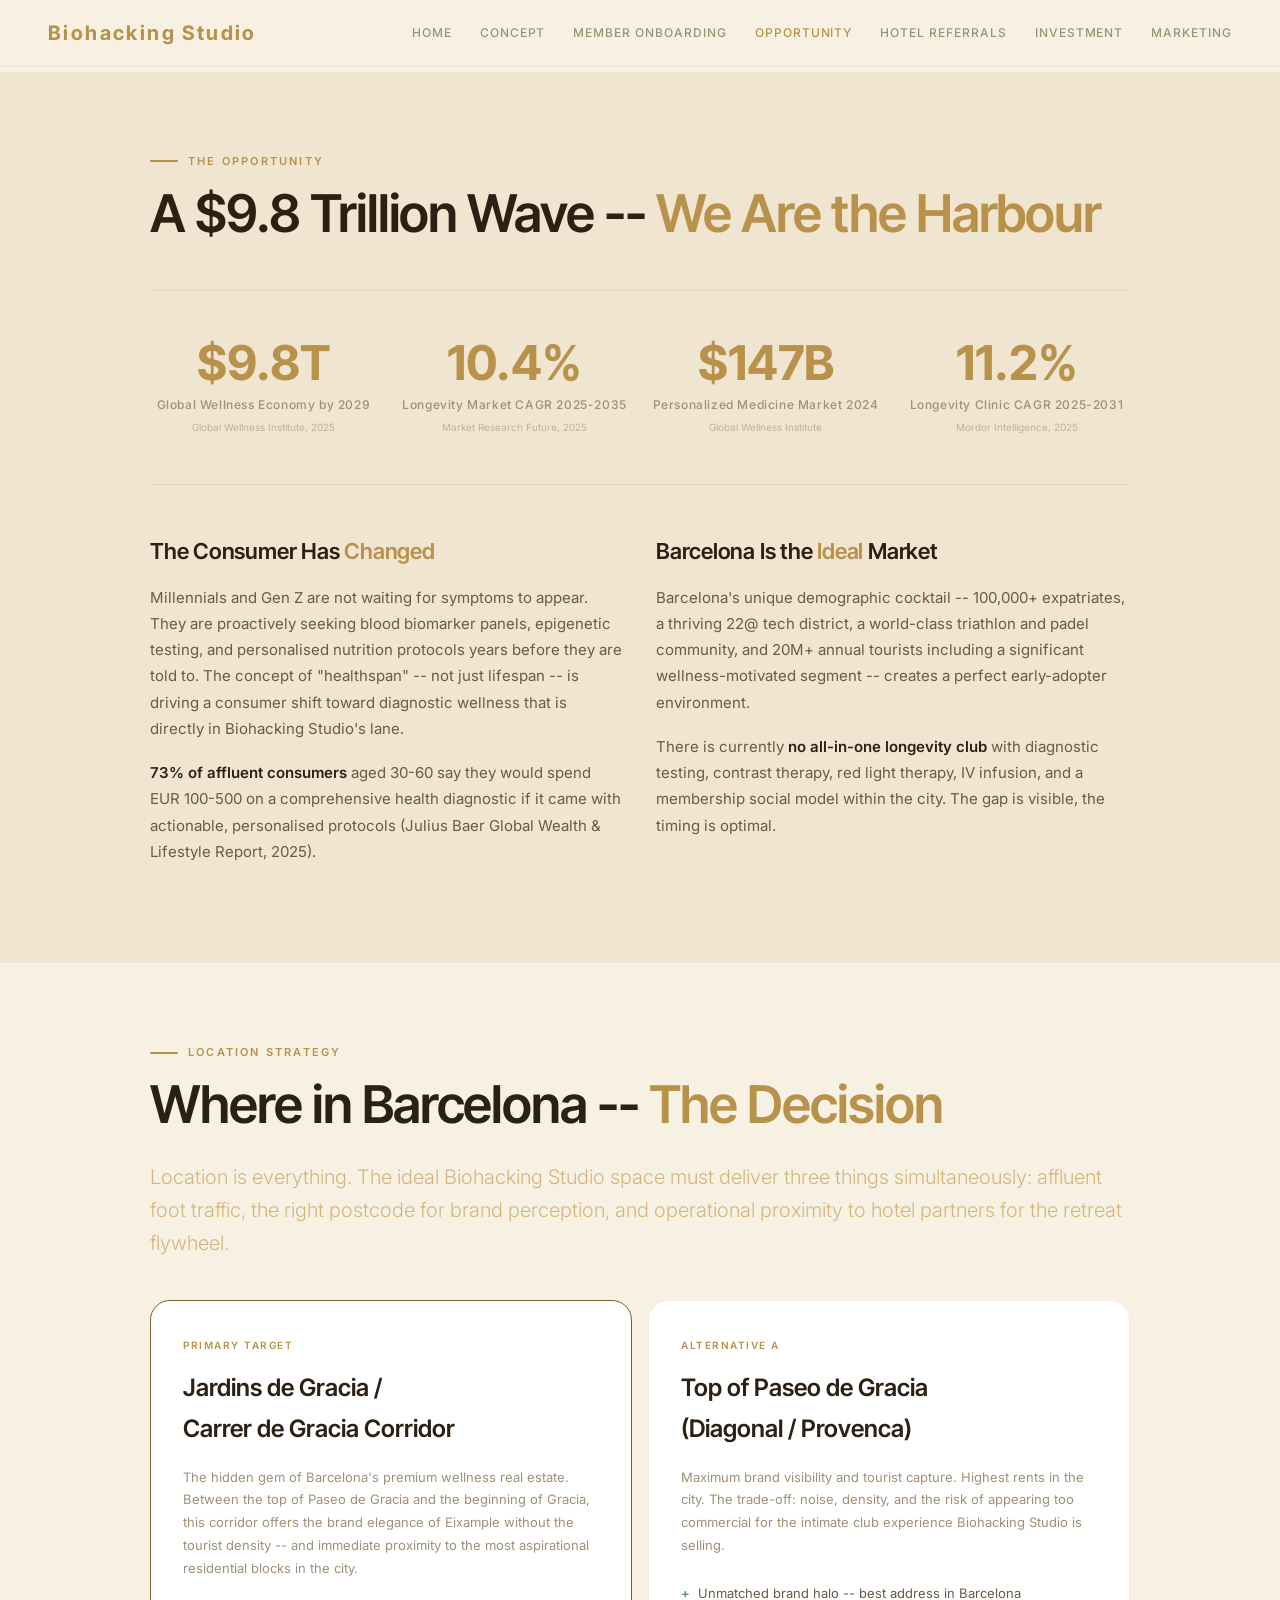
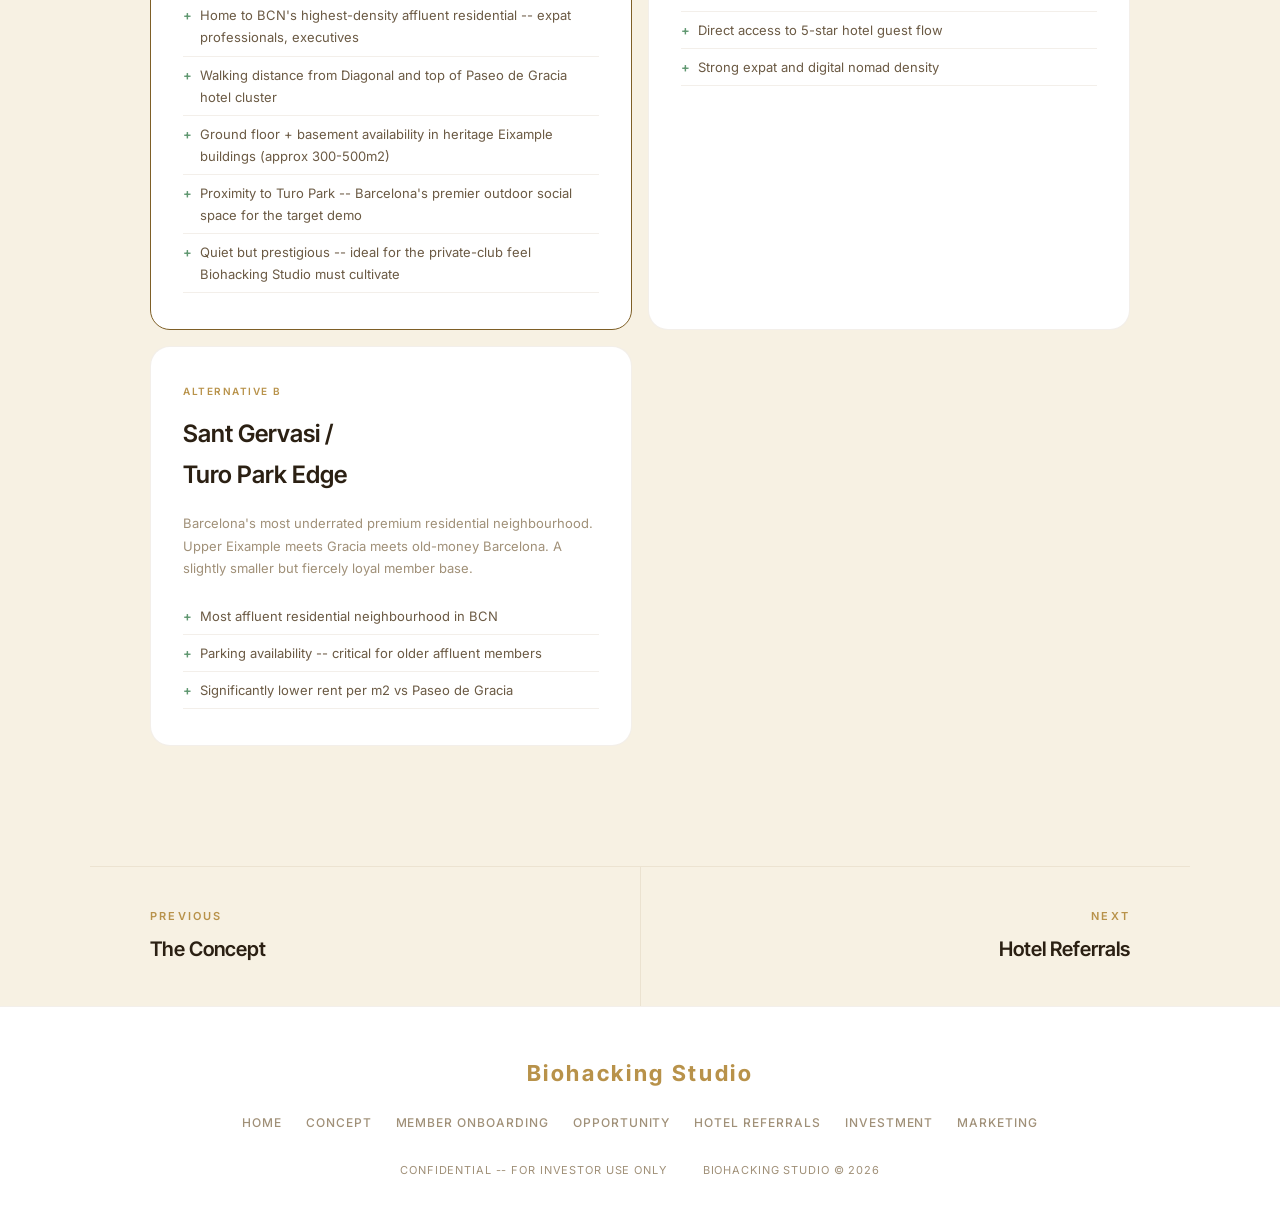
<file: opportunity.html>
<!DOCTYPE html>
<html lang="en">
<head>
<meta charset="UTF-8">
<meta name="viewport" content="width=device-width, initial-scale=1.0">
<title>The Opportunity -- Biohacking Studio</title>
<link rel="preconnect" href="https://fonts.googleapis.com">
<link rel="preconnect" href="https://fonts.gstatic.com" crossorigin>
<link href="https://fonts.googleapis.com/css2?family=Inter+Tight:ital,wght@0,200;0,300;0,400;0,500;0,600;0,700;0,800;1,300;1,400&family=Inter:wght@200;300;400;500;600;700;800&display=swap" rel="stylesheet">
<link rel="stylesheet" href="styles.css?v=6">
</head>
<body>
<nav class="nav">
  <a href="index.html" class="nav-logo">Biohacking Studio</a>
  <button class="nav-toggle" aria-label="Menu">
    <span></span><span></span><span></span>
  </button>
  <div class="nav-links">
    <a href="index.html">Home</a>
    <a href="concept.html">Concept</a>
    <a href="onboarding.html">Member Onboarding</a>
    <a href="opportunity.html" class="active">Opportunity</a>
    <a href="hotel.html">Hotel Referrals</a>
    <a href="investment.html">Investment</a>
    <a href="marketing.html">Marketing</a>
  </div>
</nav>

<div class="page-top"></div>

<!-- MARKET STATS -->
<div class="section-alt full-bleed">
  <div class="section-alt-inner">
    <div class="eyebrow">The Opportunity</div>
    <h2>A $9.8 Trillion Wave -- <em>We Are the Harbour</em></h2>
    <div class="stats-row">
      <div class="stat">
        <div class="stat-num">$9.8T</div>
        <div class="stat-label">Global Wellness Economy by 2029</div>
        <div class="stat-source">Global Wellness Institute, 2025</div>
      </div>
      <div class="stat">
        <div class="stat-num">10.4%</div>
        <div class="stat-label">Longevity Market CAGR 2025-2035</div>
        <div class="stat-source">Market Research Future, 2025</div>
      </div>
      <div class="stat">
        <div class="stat-num">$147B</div>
        <div class="stat-label">Personalized Medicine Market 2024</div>
        <div class="stat-source">Global Wellness Institute</div>
      </div>
      <div class="stat">
        <div class="stat-num">11.2%</div>
        <div class="stat-label">Longevity Clinic CAGR 2025-2031</div>
        <div class="stat-source">Mordor Intelligence, 2025</div>
      </div>
    </div>
    <div class="opportunity-grid">
      <div>
        <h3>The Consumer Has <em>Changed</em></h3>
        <p>Millennials and Gen Z are not waiting for symptoms to appear. They are proactively seeking blood biomarker panels, epigenetic testing, and personalised nutrition protocols years before they are told to. The concept of "healthspan" -- not just lifespan -- is driving a consumer shift toward diagnostic wellness that is directly in Biohacking Studio's lane.</p>
        <p><strong>73% of affluent consumers</strong> aged 30-60 say they would spend EUR 100-500 on a comprehensive health diagnostic if it came with actionable, personalised protocols (Julius Baer Global Wealth &amp; Lifestyle Report, 2025).</p>
      </div>
      <div>
        <h3>Barcelona Is the <em>Ideal</em> Market</h3>
        <p>Barcelona's unique demographic cocktail -- 100,000+ expatriates, a thriving 22@ tech district, a world-class triathlon and padel community, and 20M+ annual tourists including a significant wellness-motivated segment -- creates a perfect early-adopter environment.</p>
        <p>There is currently <strong>no all-in-one longevity club</strong> with diagnostic testing, contrast therapy, red light therapy, IV infusion, and a membership social model within the city. The gap is visible, the timing is optimal.</p>
      </div>
    </div>
  </div>
</div>

<!-- LOCATION -->
<div class="section">
  <div class="eyebrow">Location Strategy</div>
  <h2>Where in Barcelona -- <em>The Decision</em></h2>
  <p class="lead">Location is everything. The ideal Biohacking Studio space must deliver three things simultaneously: affluent foot traffic, the right postcode for brand perception, and operational proximity to hotel partners for the retreat flywheel.</p>
  <div class="location-grid">
    <div class="location-card primary">
      <div class="location-badge">Primary Target</div>
      <div class="location-name">Jardins de Gracia /<br>Carrer de Gracia Corridor</div>
      <p style="font-size: 13px; color: var(--text-muted); margin-bottom: 18px;">The hidden gem of Barcelona's premium wellness real estate. Between the top of Paseo de Gracia and the beginning of Gracia, this corridor offers the brand elegance of Eixample without the tourist density -- and immediate proximity to the most aspirational residential blocks in the city.</p>
      <ul class="location-pros">
        <li>Home to BCN's highest-density affluent residential -- expat professionals, executives</li>
        <li>Walking distance from Diagonal and top of Paseo de Gracia hotel cluster</li>
        <li>Ground floor + basement availability in heritage Eixample buildings (approx 300-500m2)</li>
        <li>Proximity to Turo Park -- Barcelona's premier outdoor social space for the target demo</li>
        <li>Quiet but prestigious -- ideal for the private-club feel Biohacking Studio must cultivate</li>
      </ul>
    </div>
    <div class="location-card">
      <div class="location-badge">Alternative A</div>
      <div class="location-name">Top of Paseo de Gracia<br>(Diagonal / Provenca)</div>
      <p style="font-size: 13px; color: var(--text-muted); margin-bottom: 18px;">Maximum brand visibility and tourist capture. Highest rents in the city. The trade-off: noise, density, and the risk of appearing too commercial for the intimate club experience Biohacking Studio is selling.</p>
      <ul class="location-pros">
        <li>Unmatched brand halo -- best address in Barcelona</li>
        <li>Direct access to 5-star hotel guest flow</li>
        <li>Strong expat and digital nomad density</li>
      </ul>
    </div>
    <div class="location-card">
      <div class="location-badge">Alternative B</div>
      <div class="location-name">Sant Gervasi /<br>Turo Park Edge</div>
      <p style="font-size: 13px; color: var(--text-muted); margin-bottom: 18px;">Barcelona's most underrated premium residential neighbourhood. Upper Eixample meets Gracia meets old-money Barcelona. A slightly smaller but fiercely loyal member base.</p>
      <ul class="location-pros">
        <li>Most affluent residential neighbourhood in BCN</li>
        <li>Parking availability -- critical for older affluent members</li>
        <li>Significantly lower rent per m2 vs Paseo de Gracia</li>
      </ul>
    </div>
  </div>
</div>

<div class="page-nav">
  <a href="concept.html" class="page-nav-link prev">
    <span class="page-nav-label">Previous</span>
    <span class="page-nav-title">The Concept</span>
  </a>
  <a href="hotel.html" class="page-nav-link next">
    <span class="page-nav-label">Next</span>
    <span class="page-nav-title">Hotel Referrals</span>
  </a>
</div>

<footer class="site-footer">
  <div class="footer-inner">
    <div class="footer-brand">Biohacking Studio</div>
    <div class="footer-links">
      <a href="index.html">Home</a>
      <a href="concept.html">Concept</a>
      <a href="onboarding.html">Member Onboarding</a>
      <a href="opportunity.html">Opportunity</a>
      <a href="hotel.html">Hotel Referrals</a>
      <a href="investment.html">Investment</a>
      <a href="marketing.html">Marketing</a>
    </div>
    <div class="footer-meta">
      <span>Confidential -- For Investor Use Only</span>
      <span>Biohacking Studio &copy; 2026</span>
    </div>
  </div>
</footer>
<script>
document.querySelector('.nav-toggle').addEventListener('click', function() {
  document.querySelector('.nav-links').classList.toggle('open');
  this.classList.toggle('open');
});
</script>
</body>
</html>
</file>
<file: styles.css>
/* ============================================
   Biohacking Studio — Investor Pitch Website
   Light / Beige Design System
   ============================================ */

@import url('https://fonts.googleapis.com/css2?family=Inter+Tight:ital,wght@0,200;0,300;0,400;0,500;0,600;0,700;0,800;1,300;1,400&family=Inter:wght@200;300;400;500;600;700;800&display=swap');

:root {
  --bg: #F7F1E3;
  --surface: #FFFFFF;
  --surface-2: #EFE5D0;
  --border: rgba(140,100,50,0.10);
  --border-accent: rgba(140,100,50,0.22);
  --text: #2B2013;
  --text-secondary: #6B5A44;
  --text-muted: #A09078;
  --accent: #B8924A;
  --accent-light: #D4B57E;
  --accent-dark: #7E5F26;
  --green: #5F9770;
  --red: #B94545;
  --blue: #4A7DB0;
  --shadow: 0 1px 4px rgba(140,100,50,0.06);
  --shadow-lg: 0 12px 40px rgba(140,100,50,0.10);
  --radius: 20px;
  --radius-sm: 14px;
  --radius-xs: 6px;
}

/* RESET + BASE */
*, *::before, *::after { margin: 0; padding: 0; box-sizing: border-box; }

html { scroll-behavior: smooth; }

body {
  background: var(--bg);
  color: var(--text);
  font-family: 'Inter', -apple-system, BlinkMacSystemFont, sans-serif;
  font-weight: 400;
  font-size: 15px;
  line-height: 1.7;
  -webkit-font-smoothing: antialiased;
  -moz-osx-font-smoothing: grayscale;
}

/* TYPOGRAPHY */
h1, h2, h3, h4, h5 {
  font-family: 'Inter Tight', 'Inter', sans-serif;
}

h2 {
  font-size: clamp(32px, 5vw, 52px);
  font-weight: 600;
  line-height: 1.1;
  letter-spacing: -0.02em;
  color: var(--text);
  margin-bottom: 28px;
}
h2 em {
  color: var(--accent);
  font-style: normal;
}

h3 {
  font-size: 22px;
  font-weight: 600;
  color: var(--text);
  margin-bottom: 14px;
  letter-spacing: -0.01em;
}
h3 em {
  color: var(--accent);
  font-style: normal;
}

p {
  color: var(--text-secondary);
  margin-bottom: 18px;
  line-height: 1.75;
}
p strong { color: var(--text); font-weight: 600; }

.lead {
  font-size: clamp(17px, 2vw, 20px);
  font-weight: 300;
  color: var(--accent-light);
  line-height: 1.65;
  margin-bottom: 36px;
}

.eyebrow {
  font-size: 11px;
  font-weight: 600;
  letter-spacing: 0.2em;
  text-transform: uppercase;
  color: var(--accent);
  margin-bottom: 14px;
  display: flex;
  align-items: center;
  gap: 10px;
}
.eyebrow::before {
  content: '';
  width: 28px;
  height: 2px;
  background: var(--accent);
  flex-shrink: 0;
  border-radius: 1px;
}

/* NAV */
.nav {
  position: fixed;
  top: 0; left: 0; right: 0;
  z-index: 1000;
  display: flex;
  align-items: center;
  justify-content: space-between;
  padding: 16px 48px;
  background: rgba(247,241,227,0.88);
  backdrop-filter: blur(20px) saturate(1.2);
  -webkit-backdrop-filter: blur(20px) saturate(1.2);
  border-bottom: 1px solid var(--border);
}
.nav-logo {
  font-family: 'Inter Tight', sans-serif;
  font-size: 20px;
  font-weight: 700;
  color: var(--accent);
  text-decoration: none;
  letter-spacing: 0.12em;
}
.nav-links {
  display: flex;
  gap: 28px;
}
.nav-links a {
  font-size: 12px;
  font-weight: 500;
  letter-spacing: 0.08em;
  text-transform: uppercase;
  color: var(--text-muted);
  text-decoration: none;
  transition: color 0.25s;
  padding: 4px 0;
}
.nav-links a:hover,
.nav-links a.active {
  color: var(--accent);
}
.nav-toggle {
  display: none;
  flex-direction: column;
  gap: 5px;
  background: none;
  border: none;
  cursor: pointer;
  padding: 4px;
}
.nav-toggle span {
  width: 22px;
  height: 2px;
  background: var(--accent);
  transition: all 0.3s;
  border-radius: 1px;
}
.nav-toggle.open span:nth-child(1) { transform: rotate(45deg) translate(5px, 5px); }
.nav-toggle.open span:nth-child(2) { opacity: 0; }
.nav-toggle.open span:nth-child(3) { transform: rotate(-45deg) translate(5px, -5px); }

/* PAGE TOP SPACING */
.page-top { padding-top: 72px; }

/* COVER */
.cover {
  min-height: 100vh;
  display: flex;
  flex-direction: column;
  justify-content: center;
  align-items: center;
  position: relative;
  overflow: hidden;
  background: var(--bg);
  padding: 80px 40px 60px;
  text-align: center;
}
.cover-bg {
  position: absolute; inset: 0;
  background:
    radial-gradient(ellipse 50% 40% at 50% 45%, rgba(201,169,110,0.07) 0%, transparent 60%),
    radial-gradient(ellipse 70% 50% at 50% 40%, rgba(74,222,128,0.03) 0%, transparent 70%);
  pointer-events: none;
}
.cover-line {
  width: 2px;
  height: 72px;
  background: linear-gradient(to bottom, transparent, var(--accent), transparent);
  margin: 0 auto 36px;
  border-radius: 1px;
}
.brand-mark {
  letter-spacing: 0.3em;
  font-size: 11px;
  font-weight: 600;
  color: var(--accent);
  text-transform: uppercase;
  margin-bottom: 20px;
}
.cover h1 {
  font-family: 'Inter Tight', sans-serif;
  font-size: clamp(48px, 10vw, 104px);
  font-weight: 800;
  line-height: 0.92;
  letter-spacing: -0.03em;
  color: var(--text);
  margin-bottom: 16px;
}
.cover-tagline {
  font-family: 'Inter Tight', sans-serif;
  font-weight: 300;
  font-size: clamp(16px, 2.5vw, 22px);
  color: var(--accent);
  letter-spacing: 0.04em;
  margin-bottom: 44px;
}
.cover-desc {
  max-width: 540px;
  color: var(--text-muted);
  font-size: 13px;
  font-weight: 400;
  letter-spacing: 0.08em;
  text-transform: uppercase;
  line-height: 2;
}

/* SECTIONS */
.section {
  padding: 80px 60px;
  max-width: 1100px;
  margin: 0 auto;
}
.section-alt {
  background: var(--surface-2);
  max-width: none;
}
.section-alt-inner {
  padding: 80px 60px;
  max-width: 1100px;
  margin: 0 auto;
}
.full-bleed {
  background: var(--surface-2);
}

/* DIVIDER */
.divider {
  width: 100%;
  height: 1px;
  background: linear-gradient(to right, transparent, var(--border-accent), transparent);
  margin: 56px 0;
}
.divider-gold {
  background: linear-gradient(to right, transparent, var(--accent-dark), transparent);
  opacity: 0.6;
}

/* GRID UTILITIES */
.inline-grid-3 {
  display: grid;
  grid-template-columns: 1fr 1fr 1fr;
  gap: 16px;
}
.inline-grid-2 {
  display: grid;
  grid-template-columns: 1fr 1fr;
  gap: 20px;
}

/* TABLE SCROLL WRAPPER */
.table-scroll {
  overflow-x: auto;
  -webkit-overflow-scrolling: touch;
  border-radius: var(--radius);
}

/* NAME CARDS (concept.html) */
.name-grid {
  display: grid;
  grid-template-columns: 1fr 1fr 1fr;
  gap: 16px;
  margin: 40px 0;
}
.name-card {
  border: 1px solid var(--border);
  padding: 32px 24px;
  position: relative;
  transition: border-color 0.3s, transform 0.3s, box-shadow 0.3s;
  background: var(--surface);
  border-radius: var(--radius);
}
.name-card:hover {
  transform: translateY(-2px);
  box-shadow: var(--shadow-lg);
}
.name-card.winner {
  border-color: var(--accent);
  box-shadow: 0 0 40px rgba(201,169,110,0.08);
}
.name-card.winner::before {
  content: 'RECOMMENDED';
  position: absolute;
  top: 12px; right: 12px;
  background: var(--accent);
  color: var(--bg);
  font-size: 9px;
  font-weight: 700;
  letter-spacing: 0.1em;
  padding: 4px 10px;
  border-radius: var(--radius-xs);
}
.name-card h3 {
  font-size: 32px;
  font-weight: 700;
  margin-bottom: 8px;
  letter-spacing: -0.02em;
}
.name-meaning {
  font-size: 11px;
  color: var(--accent);
  letter-spacing: 0.15em;
  text-transform: uppercase;
  margin-bottom: 10px;
  font-weight: 600;
}
.name-desc { font-size: 13px; color: var(--text-muted); line-height: 1.7; }

/* PILLARS */
.pillars-grid {
  display: grid;
  grid-template-columns: 1fr 1fr;
  gap: 16px;
  margin: 40px 0;
}
.pillar {
  background: var(--surface);
  padding: 40px 32px;
  position: relative;
  overflow: hidden;
  border: 1px solid var(--border);
  border-radius: var(--radius);
  transition: transform 0.3s, box-shadow 0.3s;
}
.pillar:hover {
  transform: translateY(-2px);
  box-shadow: var(--shadow-lg);
}
.pillar-number {
  font-family: 'Inter Tight', sans-serif;
  font-size: 64px;
  font-weight: 800;
  color: rgba(60,45,25,0.06);
  position: absolute;
  top: 16px; right: 24px;
  line-height: 1;
}
.pillar-icon {
  width: 40px;
  height: 40px;
  border: 1px solid var(--border-accent);
  border-radius: 10px;
  display: flex;
  align-items: center;
  justify-content: center;
  margin-bottom: 20px;
  font-size: 14px;
  color: var(--accent);
  font-weight: 700;
}
.pillar h3 { font-size: 20px; margin-bottom: 10px; }
.pillar p { font-size: 13px; color: var(--text-muted); margin-bottom: 0; }

/* DIAGNOSTIC JOURNEY */
.journey-steps {
  display: grid;
  grid-template-columns: repeat(4, 1fr);
  gap: 0;
  position: relative;
  margin: 40px 0;
}
.journey-steps::before {
  content: '';
  position: absolute;
  top: 28px;
  left: 12.5%;
  right: 12.5%;
  height: 2px;
  background: linear-gradient(to right, var(--accent-dark), var(--accent), var(--accent-dark));
  opacity: 0.3;
  border-radius: 1px;
}
.journey-step {
  text-align: center;
  padding: 0 16px;
}
.step-num {
  width: 56px;
  height: 56px;
  border: 2px solid var(--accent);
  border-radius: 14px;
  display: flex;
  align-items: center;
  justify-content: center;
  margin: 0 auto 16px;
  font-family: 'Inter Tight', sans-serif;
  font-size: 20px;
  font-weight: 700;
  color: var(--accent);
  background: var(--bg);
  position: relative;
  z-index: 1;
}
.journey-step h4 {
  font-family: 'Inter Tight', sans-serif;
  font-size: 15px;
  font-weight: 600;
  color: var(--text);
  margin-bottom: 8px;
}
.journey-step p { font-size: 12px; color: var(--text-muted); line-height: 1.65; margin: 0; }

/* TESTS GRID */
.tests-grid {
  display: grid;
  grid-template-columns: repeat(3, 1fr);
  gap: 12px;
  margin: 24px 0;
}
.test-item {
  border-left: 2px solid var(--border-accent);
  padding: 14px 16px;
  transition: border-color 0.3s;
  border-radius: 0 var(--radius-sm) var(--radius-sm) 0;
  background: rgba(60,45,25,0.03);
}
.test-item:hover { border-color: var(--accent); }
.test-title {
  font-size: 13px;
  font-weight: 600;
  color: var(--text);
  margin-bottom: 4px;
}
.test-desc { font-size: 12px; color: var(--text-muted); margin: 0; }

.test-category-label {
  margin: 20px 0 8px;
  font-size: 11px;
  font-weight: 600;
  letter-spacing: 0.15em;
  text-transform: uppercase;
  color: var(--accent);
}
.test-category-label:first-of-type { margin-top: 12px; }

/* STATS */
.stats-row {
  display: grid;
  grid-template-columns: repeat(4, 1fr);
  gap: 24px;
  margin: 48px 0;
  padding: 48px 0;
  border-top: 1px solid var(--border);
  border-bottom: 1px solid var(--border);
}
.stat { text-align: center; }
.stat-num {
  font-family: 'Inter Tight', sans-serif;
  font-size: 48px;
  font-weight: 700;
  color: var(--accent);
  line-height: 1;
  margin-bottom: 8px;
}
.stat-label { font-size: 12px; font-weight: 500; letter-spacing: 0.05em; color: var(--text-muted); }
.stat-source { font-size: 10px; color: var(--text-muted); margin-top: 4px; opacity: 0.6; }

/* MEMBERSHIP TIERS */
.tiers-grid {
  display: grid;
  grid-template-columns: 1fr 1fr 1fr;
  gap: 16px;
  margin: 40px 0;
}
.tier {
  background: var(--surface);
  padding: 40px 28px;
  position: relative;
  border: 1px solid var(--border);
  border-radius: var(--radius);
  transition: transform 0.3s, box-shadow 0.3s;
}
.tier:hover {
  transform: translateY(-2px);
  box-shadow: var(--shadow-lg);
}
.tier.featured {
  background: var(--surface-2);
  border-color: var(--accent);
  box-shadow: 0 0 40px rgba(201,169,110,0.06);
}
.tier-badge {
  font-size: 10px;
  font-weight: 600;
  letter-spacing: 0.12em;
  text-transform: uppercase;
  color: var(--accent);
  margin-bottom: 12px;
}
.tier-name {
  font-family: 'Inter Tight', sans-serif;
  font-size: 24px;
  font-weight: 600;
  color: var(--text);
  margin-bottom: 4px;
}
.tier-price {
  font-family: 'Inter Tight', sans-serif;
  font-size: 48px;
  font-weight: 700;
  color: var(--accent);
  line-height: 1;
  margin-bottom: 4px;
}
.tier-price-label { font-size: 12px; color: var(--text-muted); margin-bottom: 28px; }
.tier-features { list-style: none; }
.tier-features li {
  padding: 9px 0;
  border-bottom: 1px solid var(--border);
  font-size: 13px;
  color: var(--text-secondary);
  display: flex;
  gap: 10px;
  align-items: flex-start;
}
.tier-features li::before {
  content: '--';
  color: var(--accent);
  flex-shrink: 0;
  font-size: 12px;
  font-weight: 600;
}

/* HOTEL STRATEGY */
.hotel-grid {
  display: grid;
  grid-template-columns: 1fr 1fr;
  gap: 16px;
  margin: 40px 0;
}
.hotel-benefit {
  border: 1px solid var(--border);
  padding: 32px;
  transition: transform 0.3s, box-shadow 0.3s;
  border-radius: var(--radius);
  background: var(--surface);
}
.hotel-benefit:hover {
  transform: translateY(-2px);
  box-shadow: var(--shadow-lg);
}
.hotel-benefit h4 {
  font-family: 'Inter Tight', sans-serif;
  font-size: 18px;
  font-weight: 600;
  color: var(--text);
  margin-bottom: 10px;
}
.hotel-benefit p { font-size: 13px; color: var(--text-muted); margin: 0; }
.hotel-benefit .num {
  font-family: 'Inter Tight', sans-serif;
  font-size: 36px;
  font-weight: 700;
  color: var(--accent);
  line-height: 1;
  margin-bottom: 8px;
}

/* FUNNEL / RETREAT FLYWHEEL */
.funnel-container {
  margin: 40px 0;
  position: relative;
}
.funnel-step {
  display: flex;
  align-items: stretch;
  margin-bottom: 4px;
  position: relative;
}
.funnel-num {
  width: 52px;
  flex-shrink: 0;
  display: flex;
  align-items: center;
  justify-content: center;
  font-family: 'Inter Tight', sans-serif;
  font-size: 20px;
  font-weight: 700;
  color: var(--text-muted);
  background: var(--surface-2);
  border-radius: var(--radius) 0 0 var(--radius);
}
.funnel-content {
  flex: 1;
  padding: 24px 28px;
  background: var(--surface);
  border: 1px solid var(--border);
  border-left: none;
  border-radius: 0 var(--radius) var(--radius) 0;
}
.funnel-tag {
  font-size: 10px;
  font-weight: 600;
  letter-spacing: 0.2em;
  text-transform: uppercase;
  color: var(--accent);
  margin-bottom: 4px;
}
.funnel-title {
  font-family: 'Inter Tight', sans-serif;
  font-size: 17px;
  font-weight: 600;
  color: var(--text);
  margin-bottom: 6px;
}
.funnel-desc { font-size: 13px; color: var(--text-muted); margin: 0; }
.funnel-arrow {
  position: absolute;
  left: 24px;
  bottom: -8px;
  width: 2px;
  height: 8px;
  background: var(--text-muted);
  z-index: 1;
  border-radius: 1px;
}
.funnel-arrow::after {
  content: '';
  position: absolute;
  bottom: -2px;
  left: -2px;
  width: 0; height: 0;
  border-left: 3px solid transparent;
  border-right: 3px solid transparent;
  border-top: 4px solid var(--text-muted);
}

/* RETREAT CARDS */
.retreat-cards {
  display: grid;
  grid-template-columns: 1fr 1fr 1fr;
  gap: 16px;
  margin: 40px 0;
}
.retreat-card {
  background: var(--surface);
  padding: 32px 24px;
  border: 1px solid var(--border);
  border-radius: var(--radius);
  transition: transform 0.3s, box-shadow 0.3s;
}
.retreat-card:hover {
  transform: translateY(-2px);
  box-shadow: var(--shadow-lg);
}
.retreat-icon {
  font-size: 13px;
  font-weight: 700;
  color: var(--accent);
  margin-bottom: 16px;
  letter-spacing: 0.1em;
  text-transform: uppercase;
}
.retreat-card h4 { font-family: 'Inter Tight', sans-serif; font-size: 18px; font-weight: 600; color: var(--text); margin-bottom: 10px; }
.retreat-card p { font-size: 13px; color: var(--text-muted); margin: 0; line-height: 1.65; }

/* BAR SECTION */
.bar-items {
  display: grid;
  grid-template-columns: repeat(4, 1fr);
  gap: 12px;
  margin: 36px 0;
}
.bar-item {
  background: var(--surface);
  padding: 28px 20px;
  text-align: center;
  border: 1px solid var(--border);
  border-radius: var(--radius);
  transition: transform 0.3s, box-shadow 0.3s;
}
.bar-item:hover {
  transform: translateY(-2px);
  box-shadow: var(--shadow-lg);
}
.bar-item-icon {
  font-size: 11px;
  font-weight: 700;
  color: var(--accent);
  letter-spacing: 0.1em;
  text-transform: uppercase;
  margin-bottom: 12px;
}
.bar-item h5 { font-family: 'Inter Tight', sans-serif; font-size: 16px; font-weight: 600; color: var(--text); margin-bottom: 6px; }
.bar-item p { font-size: 12px; color: var(--text-muted); margin: 0; }
.bar-item .price { font-family: 'Inter Tight', sans-serif; font-size: 20px; font-weight: 700; color: var(--accent); margin-top: 10px; }

/* CAPEX */
.capex-grid {
  display: grid;
  grid-template-columns: 1fr 1fr;
  gap: 24px;
  margin: 36px 0;
}
.capex-item {
  display: flex;
  justify-content: space-between;
  align-items: center;
  padding: 16px 0;
  border-bottom: 1px solid var(--border);
}
.capex-label { font-size: 13px; color: var(--text-secondary); }
.capex-amount { font-family: 'Inter Tight', sans-serif; font-size: 20px; font-weight: 700; color: var(--accent); }
.capex-total {
  background: var(--surface);
  border: 1px solid var(--accent-dark);
  padding: 28px 36px;
  display: flex;
  justify-content: space-between;
  align-items: center;
  margin-top: 28px;
  border-radius: var(--radius);
}
.capex-total-label { font-size: 12px; font-weight: 600; letter-spacing: 0.12em; text-transform: uppercase; color: var(--accent); }
.capex-total-amount { font-family: 'Inter Tight', sans-serif; font-size: 40px; font-weight: 700; color: var(--accent-light); }

.opex-buffer {
  background: var(--surface-2);
  padding: 18px 36px;
  margin-top: 4px;
  display: flex;
  justify-content: space-between;
  align-items: center;
  border-radius: var(--radius);
}
.opex-buffer-label {
  font-size: 12px;
  font-weight: 500;
  color: var(--text-secondary);
  letter-spacing: 0.1em;
  text-transform: uppercase;
}
.opex-buffer-amount {
  font-family: 'Inter Tight', sans-serif;
  font-size: 24px;
  font-weight: 700;
  color: var(--text-secondary);
}

.total-investment {
  background: rgba(201,169,110,0.08);
  border: 1px solid var(--accent);
  padding: 28px 36px;
  margin-top: 4px;
  display: flex;
  justify-content: space-between;
  align-items: center;
  border-radius: var(--radius);
  position: relative;
  overflow: hidden;
}
.total-investment::before {
  content: '';
  position: absolute; inset: 0;
  background: radial-gradient(ellipse at 80% 50%, rgba(201,169,110,0.06) 0%, transparent 60%);
  pointer-events: none;
}
.total-investment-label {
  font-size: 12px;
  font-weight: 600;
  color: var(--accent);
  letter-spacing: 0.15em;
  text-transform: uppercase;
  margin-bottom: 4px;
}
.total-investment-sub { font-size: 12px; color: var(--text-muted); }
.total-investment-amount {
  font-family: 'Inter Tight', sans-serif;
  font-size: 44px;
  font-weight: 800;
  color: var(--accent-light);
  position: relative;
}

/* LOCATION */
.location-grid {
  display: grid;
  grid-template-columns: 1fr 1fr;
  gap: 16px;
  margin: 40px 0;
}
.location-card {
  background: var(--surface);
  padding: 36px 32px;
  position: relative;
  overflow: hidden;
  border: 1px solid var(--border);
  border-radius: var(--radius);
  transition: transform 0.3s, box-shadow 0.3s;
}
.location-card:hover {
  transform: translateY(-2px);
  box-shadow: var(--shadow-lg);
}
.location-card.primary {
  border-color: var(--accent-dark);
}
.location-badge {
  font-size: 10px;
  font-weight: 600;
  letter-spacing: 0.15em;
  text-transform: uppercase;
  color: var(--accent);
  margin-bottom: 14px;
}
.location-name {
  font-family: 'Inter Tight', sans-serif;
  font-size: 24px;
  font-weight: 600;
  color: var(--text);
  margin-bottom: 16px;
}
.location-pros { list-style: none; }
.location-pros li {
  font-size: 13px;
  color: var(--text-secondary);
  padding: 7px 0;
  border-bottom: 1px solid var(--border);
  display: flex;
  gap: 8px;
}
.location-pros li::before { content: '+'; color: var(--green); font-weight: 600; }

/* ROI HERO */
.roi-hero {
  background: var(--surface);
  border: 1px solid var(--accent-dark);
  padding: 64px 48px;
  text-align: center;
  margin: 48px 0;
  position: relative;
  overflow: hidden;
  border-radius: var(--radius);
}
.roi-hero::before {
  content: '';
  position: absolute; inset: 0;
  background: radial-gradient(ellipse at center, rgba(201,169,110,0.06) 0%, transparent 60%);
}
.roi-hero h2 {
  font-family: 'Inter Tight', sans-serif;
  font-size: clamp(64px, 12vw, 120px);
  font-weight: 800;
  margin: 0;
  position: relative;
  color: var(--accent);
}
.roi-hero p { font-size: 13px; font-weight: 600; letter-spacing: 0.2em; text-transform: uppercase; color: var(--accent); position: relative; }

/* THE VIBE */
.vibe-section {
  padding: 80px 60px;
  max-width: 1100px;
  margin: 0 auto;
}
.vibe-grid {
  display: grid;
  grid-template-columns: 1fr 1fr;
  grid-template-rows: auto auto;
  gap: 8px;
  margin: 40px 0;
}
.vibe-grid .vibe-img:first-child {
  grid-column: 1 / -1;
}
.vibe-img {
  position: relative;
  overflow: hidden;
  border-radius: var(--radius);
}
.vibe-img img {
  width: 100%;
  height: 100%;
  object-fit: cover;
  display: block;
  filter: brightness(0.9);
  transition: filter 0.5s ease, transform 0.8s ease;
}
.vibe-img:hover img {
  filter: brightness(1);
  transform: scale(1.02);
}
.vibe-img .vibe-label {
  position: absolute;
  bottom: 14px;
  left: 16px;
  font-size: 11px;
  font-weight: 600;
  letter-spacing: 0.15em;
  text-transform: uppercase;
  color: #FFFFFF;
  opacity: 0;
  transition: opacity 0.4s ease;
  background: rgba(42,33,24,0.78);
  padding: 4px 10px;
  border-radius: var(--radius-xs);
  backdrop-filter: blur(4px);
}
.vibe-img:hover .vibe-label { opacity: 1; }
.vibe-hero { height: 400px; }
.vibe-tall { height: 340px; }

/* HOME CARDS */
.home-cards {
  display: grid;
  grid-template-columns: repeat(3, 1fr);
  gap: 12px;
  margin: 48px auto;
  max-width: 1100px;
  padding: 0 60px;
}
.home-card {
  background: var(--surface);
  padding: 36px 28px;
  text-decoration: none;
  transition: transform 0.3s, box-shadow 0.3s, border-color 0.3s;
  border: 1px solid var(--border);
  border-radius: var(--radius);
}
.home-card:hover {
  transform: translateY(-3px);
  box-shadow: var(--shadow-lg);
  border-color: var(--accent-dark);
}
.home-card-num {
  font-family: 'Inter Tight', sans-serif;
  font-size: 12px;
  font-weight: 700;
  color: var(--accent);
  margin-bottom: 16px;
  letter-spacing: 0.1em;
}
.home-card h3 {
  font-family: 'Inter Tight', sans-serif;
  font-size: 20px;
  font-weight: 600;
  color: var(--text);
  margin-bottom: 10px;
}
.home-card p { font-size: 13px; color: var(--text-muted); margin: 0; }

/* PAGE NAV */
.page-nav {
  display: flex;
  border-top: 1px solid var(--border);
  max-width: 1100px;
  margin: 0 auto;
}
.page-nav-link {
  flex: 1;
  padding: 40px 60px;
  text-decoration: none;
  transition: background 0.3s;
}
.page-nav-link:hover { background: var(--surface); }
.page-nav-link.next { text-align: right; border-left: 1px solid var(--border); }
.page-nav-label {
  display: block;
  font-size: 11px;
  font-weight: 600;
  letter-spacing: 0.2em;
  text-transform: uppercase;
  color: var(--accent);
  margin-bottom: 6px;
}
.page-nav-title {
  font-family: 'Inter Tight', sans-serif;
  font-size: 20px;
  font-weight: 600;
  color: var(--text);
}

/* FOOTER */
.site-footer {
  background: var(--surface);
  border-top: 1px solid var(--border);
  padding: 48px 48px 36px;
}
.footer-inner {
  max-width: 1100px;
  margin: 0 auto;
  text-align: center;
}
.footer-brand {
  font-family: 'Inter Tight', sans-serif;
  font-size: 22px;
  font-weight: 700;
  color: var(--accent);
  letter-spacing: 0.12em;
  margin-bottom: 20px;
}
.footer-links {
  display: flex;
  justify-content: center;
  gap: 24px;
  margin-bottom: 28px;
  flex-wrap: wrap;
}
.footer-links a {
  font-size: 12px;
  font-weight: 500;
  letter-spacing: 0.08em;
  text-transform: uppercase;
  color: var(--text-muted);
  text-decoration: none;
  transition: color 0.25s;
}
.footer-links a:hover { color: var(--accent); }
.footer-meta {
  display: flex;
  justify-content: center;
  gap: 36px;
  font-size: 11px;
  color: var(--text-muted);
  letter-spacing: 0.08em;
  text-transform: uppercase;
}

/* INLINE CONTENT BLOCKS */
.content-block {
  background: var(--surface);
  padding: 32px;
  border: 1px solid var(--border);
  border-radius: var(--radius);
}
.content-block-label {
  font-size: 11px;
  font-weight: 600;
  color: var(--accent);
  letter-spacing: 0.12em;
  text-transform: uppercase;
  margin-bottom: 10px;
}
.content-block p { font-size: 13px; margin: 0; }

/* MARKETING CAMPAIGN CARDS */
.campaign-card {
  background: var(--surface);
  padding: 28px 24px;
  border: 1px solid var(--border);
  border-radius: var(--radius);
  transition: transform 0.3s, box-shadow 0.3s;
}
.campaign-card:hover {
  transform: translateY(-2px);
  box-shadow: var(--shadow-lg);
}
.campaign-card-num {
  font-family: 'Inter Tight', sans-serif;
  font-size: 11px;
  font-weight: 700;
  color: var(--accent);
  letter-spacing: 0.1em;
  margin-bottom: 12px;
}
.campaign-card h4 {
  font-family: 'Inter Tight', sans-serif;
  font-size: 17px;
  font-weight: 600;
  color: var(--text);
  margin-bottom: 10px;
}
.campaign-card p { font-size: 13px; color: var(--text-muted); margin: 0; }

/* CLOSING SUMMARY */
.summary-block {
  background: var(--surface);
  padding: 32px;
  border: 1px solid var(--border);
  border-radius: var(--radius);
}
.summary-block-label {
  font-size: 11px;
  font-weight: 600;
  color: var(--accent);
  letter-spacing: 0.15em;
  text-transform: uppercase;
  margin-bottom: 14px;
}
.summary-list { list-style: none; font-size: 13px; color: var(--text-secondary); }
.summary-list li {
  padding: 9px 0;
  border-bottom: 1px solid var(--border);
}
.summary-list li:last-child { border-bottom: none; }
.summary-list li strong { color: var(--text); font-weight: 600; }
.summary-list-arrow li { display: flex; gap: 8px; }
.summary-list-arrow li .arrow { color: var(--accent); flex-shrink: 0; }

/* DEAL STRUCTURE */
.deal-structure {
  background: var(--surface);
  padding: 32px;
  margin-top: 24px;
  border: 1px solid var(--border);
  border-radius: var(--radius);
}
.deal-structure-label {
  font-size: 11px;
  font-weight: 600;
  color: var(--accent);
  letter-spacing: 0.12em;
  text-transform: uppercase;
  margin-bottom: 16px;
}
.deal-item-label { font-size: 13px; color: var(--text-muted); margin-bottom: 6px; }
.deal-item-value { font-family: 'Inter Tight', sans-serif; font-size: 24px; font-weight: 700; color: var(--accent); }
.deal-item-desc { font-size: 12px; color: var(--text-muted); }

/* REVENUE TARGET */
.revenue-target {
  background: var(--surface);
  padding: 40px;
  margin-top: 32px;
  text-align: center;
  border: 1px solid var(--border);
  border-radius: var(--radius);
  position: relative;
  overflow: hidden;
}
.revenue-target::before {
  content: '';
  position: absolute; inset: 0;
  background: radial-gradient(ellipse at center, rgba(201,169,110,0.05) 0%, transparent 60%);
  pointer-events: none;
}
.revenue-target-label {
  font-size: 11px;
  font-weight: 600;
  color: var(--accent);
  letter-spacing: 0.2em;
  text-transform: uppercase;
  margin-bottom: 12px;
  position: relative;
}
.revenue-target-amount {
  font-family: 'Inter Tight', sans-serif;
  font-size: 56px;
  font-weight: 800;
  color: var(--accent);
  line-height: 1;
  position: relative;
}
.revenue-target p { position: relative; }

/* TAGLINE BOXES */
.tagline-box {
  background: var(--surface);
  padding: 32px;
  text-align: center;
  margin: 20px 0;
  border: 1px solid var(--border);
  border-radius: var(--radius);
}
.tagline-box-label {
  font-size: 11px;
  font-weight: 600;
  letter-spacing: 0.2em;
  text-transform: uppercase;
  color: var(--accent);
  margin-bottom: 10px;
}
.tagline-box-text {
  font-family: 'Inter Tight', sans-serif;
  font-size: 28px;
  font-weight: 300;
  color: var(--text);
}
.tagline-card {
  background: var(--surface);
  padding: 20px;
  text-align: center;
  border: 1px solid var(--border);
  border-radius: var(--radius);
}
.tagline-card-label { font-size: 10px; font-weight: 600; color: var(--accent); letter-spacing: 0.12em; margin-bottom: 6px; }
.tagline-card-text { font-weight: 300; color: var(--text-secondary); font-size: 15px; }

/* DAY PASS / CORP BLOCKS */
.tier-addon {
  background: var(--surface);
  padding: 28px 24px;
  border: 1px solid var(--border);
  border-radius: var(--radius);
}
.tier-addon-label {
  font-size: 11px;
  font-weight: 600;
  color: var(--accent);
  letter-spacing: 0.12em;
  margin-bottom: 10px;
  text-transform: uppercase;
}
.tier-addon h3 { font-size: 22px; margin-bottom: 8px; }
.tier-addon p { font-size: 13px; }

/* CLOSING QUOTE */
.closing-quote {
  font-family: 'Inter Tight', sans-serif;
  font-size: 22px;
  font-weight: 300;
  color: var(--accent-light);
  line-height: 1.6;
  max-width: 540px;
  margin: 0 auto 40px;
}
.closing-attribution {
  font-size: 12px;
  font-weight: 600;
  letter-spacing: 0.2em;
  text-transform: uppercase;
  color: var(--text-muted);
}
.closing-confidential {
  font-size: 11px;
  color: var(--text-muted);
  margin-top: 6px;
  opacity: 0.6;
}

/* OPPORTUNITY 2-COL */
.opportunity-grid {
  display: grid;
  grid-template-columns: 1fr 1fr;
  gap: 32px;
}

/* ============================================
   INVESTMENT PAGE — FIN TABLES + NEW SECTIONS
   ============================================ */
.summary-grid {
  display: grid;
  grid-template-columns: repeat(4, 1fr);
  gap: 12px;
  margin-bottom: 32px;
}
.summary-card {
  background: var(--surface);
  padding: 24px 16px;
  text-align: center;
  border-radius: var(--radius);
  border: 1px solid var(--border);
}
.summary-card.hl {
  border-color: var(--accent-dark);
}
.summary-card .sc-label {
  font-size: 10px;
  font-weight: 600;
  letter-spacing: 0.12em;
  text-transform: uppercase;
  color: var(--text-muted);
  margin-bottom: 8px;
}
.summary-card .sc-value {
  font-family: 'Inter Tight', sans-serif;
  font-size: 32px;
  font-weight: 700;
  line-height: 1;
}
.summary-card .sc-value.gold { color: var(--accent); }
.summary-card .sc-value.green { color: var(--green); }
.summary-card .sc-sub { font-size: 11px; color: var(--text-muted); margin-top: 6px; }

/* FINANCIAL TABLE */
.fin-table {
  width: 100%;
  border-collapse: collapse;
}
.fin-table thead tr {
  border-bottom: 2px solid var(--accent-dark);
}
.fin-table thead th {
  font-size: 10px;
  font-weight: 700;
  letter-spacing: 0.12em;
  text-transform: uppercase;
  color: var(--accent);
  padding: 10px 12px;
  text-align: left;
}
.fin-table thead th.r { text-align: right; }
.fin-table thead th.c { text-align: center; }
.fin-table tbody tr {
  border-bottom: 1px solid var(--border);
}
.fin-table tbody tr:hover { background: rgba(60,45,25,0.03); }
.fin-table tbody td {
  padding: 11px 12px;
  color: var(--text-secondary);
  font-size: 13px;
  vertical-align: top;
}
.fin-table tbody td.r { text-align: right; }
.fin-table tbody td.c { text-align: center; }
.fin-table tbody td.mono {
  font-family: 'Inter Tight', sans-serif;
  font-size: 15px;
  font-weight: 600;
  color: var(--text);
}
.fin-table tbody td.mono.r { text-align: right; }
.fin-table tbody td.gold {
  color: var(--accent);
  font-family: 'Inter Tight', sans-serif;
  font-size: 15px;
  font-weight: 600;
}
.fin-table tbody td.gold.r { text-align: right; }
.fin-table tbody td.green {
  color: var(--green);
  font-family: 'Inter Tight', sans-serif;
  font-size: 15px;
  font-weight: 600;
}
.fin-table tbody td.green.r { text-align: right; }
.fin-table tbody td.red {
  color: var(--red);
  font-family: 'Inter Tight', sans-serif;
  font-size: 15px;
  font-weight: 600;
}
.fin-table tbody td.red.r { text-align: right; }
.fin-table tbody td strong { color: var(--text); font-weight: 600; }
.fin-table tbody td small { font-size: 11px; color: var(--text-muted); display: block; margin-top: 2px; }
.fin-table tr.subheader td {
  background: rgba(201,169,110,0.05);
  font-size: 10px;
  font-weight: 700;
  letter-spacing: 0.15em;
  text-transform: uppercase;
  color: var(--accent);
  padding: 8px 12px;
}
.fin-table tr.tot td {
  background: rgba(60,45,25,0.04);
  font-weight: 600;
  color: var(--text);
  border-top: 1px solid var(--border-accent);
  border-bottom: 1px solid var(--border-accent);
  padding: 13px 12px;
}
.fin-table tr.tot td.mono { font-size: 16px; }
.fin-table tr.tot td.green { color: var(--green); font-size: 18px; }
.fin-table tr.tot td.red { color: var(--red); font-size: 16px; }
.fin-table tr.hl td { background: rgba(201,169,110,0.04); }
.fin-label {
  margin-bottom: 8px;
  font-size: 11px;
  font-weight: 600;
  color: var(--accent);
  letter-spacing: 0.15em;
  text-transform: uppercase;
  margin-top: 36px;
}
.fin-divider {
  width: 100%;
  height: 1px;
  background: linear-gradient(to right, transparent, var(--border-accent), transparent);
  margin: 48px 0;
}
.mix-box {
  margin-top: 20px;
  padding: 20px 24px;
  background: var(--surface);
  border-left: 3px solid var(--accent);
  border-radius: 0 var(--radius) var(--radius) 0;
}
.mix-label {
  font-size: 11px;
  font-weight: 600;
  color: var(--accent);
  letter-spacing: 0.12em;
  text-transform: uppercase;
  margin-bottom: 8px;
}
.mix-grid {
  display: grid;
  grid-template-columns: repeat(4,1fr);
  gap: 16px;
  font-size: 13px;
  color: var(--text-secondary);
}
.mix-grid .val {
  font-family: 'Inter Tight', sans-serif;
  font-size: 20px;
  font-weight: 700;
  color: var(--text);
}

/* BOTTOM LINE BOX */
.bottomline-box {
  margin-top: 40px;
  background: var(--surface);
  border: 1px solid var(--accent-dark);
  padding: 44px;
  text-align: center;
  border-radius: var(--radius);
}
.bl-label {
  font-size: 11px;
  font-weight: 700;
  color: var(--accent);
  letter-spacing: 0.25em;
  text-transform: uppercase;
  margin-bottom: 20px;
}
.bl-grid {
  display: grid;
  grid-template-columns: 1fr 1fr 1fr;
  gap: 32px;
}
.bl-sub { font-size: 12px; color: var(--text-muted); }
.bl-big {
  font-family: 'Inter Tight', sans-serif;
  font-size: 44px;
  font-weight: 800;
  line-height: 1;
}
.notes-box {
  margin-top: 16px;
  padding: 16px 20px;
  background: var(--surface);
  font-size: 12px;
  color: var(--text-muted);
  line-height: 1.8;
  border-radius: var(--radius);
}
.notes-box strong { color: var(--text); }

/* WATERFALL VISUALIZATION */
.waterfall {
  margin: 36px 0;
}
.waterfall-step {
  display: flex;
  align-items: stretch;
  margin-bottom: 2px;
}
.waterfall-num {
  width: 40px;
  flex-shrink: 0;
  display: flex;
  align-items: center;
  justify-content: center;
  font-family: 'Inter Tight', sans-serif;
  font-size: 14px;
  font-weight: 700;
  color: var(--text-muted);
  background: var(--surface-2);
  border-radius: var(--radius-sm) 0 0 var(--radius-sm);
}
.waterfall-content {
  flex: 1;
  padding: 14px 20px;
  background: var(--surface);
  border: 1px solid var(--border);
  border-left: none;
  border-radius: 0 var(--radius-sm) var(--radius-sm) 0;
  display: flex;
  justify-content: space-between;
  align-items: center;
  gap: 16px;
}
.waterfall-label {
  font-size: 14px;
  color: var(--text);
  font-weight: 500;
}
.waterfall-label small {
  display: block;
  font-size: 12px;
  color: var(--text-muted);
  font-weight: 400;
}
.waterfall-value {
  font-family: 'Inter Tight', sans-serif;
  font-size: 15px;
  font-weight: 700;
  white-space: nowrap;
}
.waterfall-value.positive { color: var(--green); }
.waterfall-value.negative { color: var(--red); }
.waterfall-value.neutral { color: var(--accent); }
.waterfall-value.result { color: var(--green); font-size: 17px; }
.waterfall-step.highlight .waterfall-content {
  border-color: var(--accent-dark);
  background: rgba(201,169,110,0.05);
}
.waterfall-connector {
  width: 2px;
  height: 6px;
  background: var(--text-muted);
  margin-left: 19px;
  border-radius: 1px;
  opacity: 0.4;
}

/* ENTITY / ROLES TABLE */
.roles-table {
  width: 100%;
  border-collapse: collapse;
  margin: 24px 0;
}
.roles-table th {
  font-size: 11px;
  font-weight: 700;
  letter-spacing: 0.1em;
  text-transform: uppercase;
  color: var(--accent);
  padding: 12px 16px;
  text-align: left;
  border-bottom: 2px solid var(--accent-dark);
}
.roles-table td {
  padding: 14px 16px;
  font-size: 13px;
  color: var(--text-secondary);
  border-bottom: 1px solid var(--border);
  vertical-align: top;
}
.roles-table td strong { color: var(--text); font-weight: 600; }

/* ENTITY STRUCTURE CARDS */
.entity-grid {
  display: grid;
  grid-template-columns: 1fr 1fr 1fr;
  gap: 16px;
  margin: 32px 0;
}
.entity-card {
  background: var(--surface);
  border: 1px solid var(--border);
  border-radius: var(--radius);
  padding: 28px 24px;
}
.entity-card h4 {
  font-family: 'Inter Tight', sans-serif;
  font-size: 16px;
  font-weight: 700;
  color: var(--accent);
  margin-bottom: 10px;
}
.entity-card p {
  font-size: 13px;
  color: var(--text-secondary);
  margin: 0;
}

/* COMPARISON GRID (Model A vs B) */
.compare-grid {
  display: grid;
  grid-template-columns: 1fr 1fr;
  gap: 16px;
  margin: 32px 0;
}
.compare-card {
  background: var(--surface);
  border: 1px solid var(--border);
  border-radius: var(--radius);
  padding: 32px 28px;
}
.compare-card.featured {
  border-color: var(--accent-dark);
}
.compare-card h3 {
  font-family: 'Inter Tight', sans-serif;
  margin-bottom: 24px;
}
.compare-line {
  display: flex;
  justify-content: space-between;
  padding: 10px 0;
  border-bottom: 1px solid var(--border);
  font-size: 13px;
}
.compare-line-label { color: var(--text-secondary); }
.compare-line-value {
  font-family: 'Inter Tight', sans-serif;
  font-weight: 600;
  color: var(--text);
}
.compare-line-value.negative { color: var(--red); }
.compare-line-value.positive { color: var(--green); }
.compare-line-value.accent { color: var(--accent); }
.compare-line.total {
  border-top: 2px solid var(--accent-dark);
  border-bottom: none;
  padding-top: 14px;
  margin-top: 6px;
}
.compare-line.total .compare-line-value {
  font-size: 20px;
  font-weight: 800;
}

/* IP / LEGAL CARDS */
.clause-grid {
  display: grid;
  grid-template-columns: 1fr 1fr;
  gap: 16px;
  margin: 28px 0;
}
.clause-card {
  background: var(--surface);
  border: 1px solid var(--border);
  border-radius: var(--radius);
  padding: 24px;
}
.clause-card h4 {
  font-family: 'Inter Tight', sans-serif;
  font-size: 15px;
  font-weight: 700;
  color: var(--accent);
  margin-bottom: 8px;
}
.clause-card p { font-size: 13px; margin: 0; color: var(--text-secondary); }

/* ============================================
   RESPONSIVE
   ============================================ */
@media (max-width: 768px) {
  .nav { padding: 14px 20px; }
  .nav-toggle { display: flex; }
  .nav-links {
    display: none;
    position: fixed;
    inset: 0;
    background: rgba(247,241,227,0.98);
    flex-direction: column;
    align-items: center;
    justify-content: center;
    gap: 24px;
    z-index: 999;
    backdrop-filter: blur(12px);
  }
  .nav-links.open { display: flex; }
  .nav-links a { font-size: 16px; letter-spacing: 0.15em; }

  .section,
  .section-alt-inner { padding: 48px 20px; }
  .vibe-section { padding: 48px 20px; }
  .cover { padding: 80px 20px 48px; }
  .cover h1 { font-size: clamp(40px, 11vw, 64px); }

  .name-grid,
  .pillars-grid,
  .tiers-grid,
  .retreat-cards,
  .bar-items,
  .location-grid,
  .hotel-grid,
  .capex-grid,
  .home-cards,
  .inline-grid-3,
  .inline-grid-2,
  .opportunity-grid,
  .entity-grid,
  .compare-grid,
  .clause-grid { grid-template-columns: 1fr; }

  .home-cards { padding: 0 20px; }
  .stats-row { grid-template-columns: 1fr 1fr; gap: 20px; }
  .stat-num { font-size: 36px; }
  .journey-steps { grid-template-columns: 1fr 1fr; gap: 24px; }
  .journey-steps::before { display: none; }
  .tests-grid { grid-template-columns: 1fr; }
  .roi-hero { padding: 48px 20px; margin: 32px 0; }
  .roi-hero h2 { font-size: clamp(48px, 12vw, 80px); }
  .table-scroll { margin: 0 -20px; padding: 0 20px; }
  .vibe-grid { grid-template-columns: 1fr; }
  .vibe-grid .vibe-img:first-child { grid-column: 1; }
  .vibe-hero, .vibe-tall { height: 260px; }
  .page-nav { flex-direction: column; }
  .page-nav-link { padding: 28px 20px; }
  .page-nav-link.next { text-align: left; border-left: none; border-top: 1px solid var(--border); }
  .footer-meta { flex-direction: column; gap: 6px; }
  .site-footer { padding: 36px 20px 28px; }
  .capex-total, .opex-buffer, .total-investment { flex-direction: column; text-align: center; gap: 12px; padding: 20px; }
  .total-investment-amount { font-size: 36px; }
  .deal-structure { padding: 20px; }
  .deal-structure .inline-grid-3 { grid-template-columns: 1fr; }
  .revenue-target { padding: 28px 20px; }
  .revenue-target-amount { font-size: 40px; }
  .funnel-content { padding: 18px 14px; }
  .funnel-num { width: 40px; font-size: 18px; }
  .tagline-box-text { font-size: 22px; }
  .summary-grid { grid-template-columns: 1fr 1fr; }
  .mix-grid { grid-template-columns: 1fr 1fr; }
  .bl-grid { grid-template-columns: 1fr; gap: 20px; }
  .bl-big { font-size: 36px; }
  .waterfall-content { flex-direction: column; align-items: flex-start; gap: 4px; }
}

@media (max-width: 480px) {
  .stats-row { grid-template-columns: 1fr; }
  .journey-steps { grid-template-columns: 1fr; }
  .stat-num { font-size: 32px; }
  .summary-grid { grid-template-columns: 1fr; }
}

@media print {
  body { background: white; color: black; }
  .section-alt { background: #f5f5f5; }
  .nav { display: none; }
}


/* ============================================
   MEMBER ONBOARDING PAGE (v6)
   ============================================ */

.page-hero {
  position: relative;
  padding: 120px 48px 80px;
  background: linear-gradient(180deg, var(--surface-2) 0%, var(--bg) 100%);
  text-align: center;
}
.page-hero .brand-mark {
  font-size: 11px;
  font-weight: 600;
  letter-spacing: 0.22em;
  text-transform: uppercase;
  color: var(--accent);
  margin-bottom: 28px;
}
.page-hero h1 {
  font-family: 'Inter Tight', sans-serif;
  font-size: clamp(40px, 7vw, 72px);
  font-weight: 600;
  line-height: 1.05;
  letter-spacing: -0.02em;
  color: var(--text);
  margin-bottom: 28px;
}
.page-hero h1 em {
  color: var(--accent);
  font-style: normal;
}
.page-hero .cover-desc {
  font-size: clamp(15px, 1.6vw, 17px);
  font-weight: 300;
  color: var(--text-secondary);
  line-height: 1.75;
  max-width: 640px;
  margin: 0 auto;
}

/* MIX & MATCH NOTE (concept page tier addendum) */
.mix-match-note {
  display: flex;
  gap: 18px;
  align-items: flex-start;
  margin-top: 36px;
  padding: 24px 28px;
  background: var(--surface);
  border: 1px solid var(--border-accent);
  border-radius: var(--radius-sm);
  box-shadow: var(--shadow);
}
.mix-match-note > div:last-child {
  font-size: 14px;
  line-height: 1.7;
  color: var(--text-secondary);
}
.mix-match-note > div:last-child strong {
  color: var(--text);
  font-weight: 600;
}
.mix-match-icon {
  font-size: 24px;
  color: var(--accent);
  flex-shrink: 0;
  line-height: 1;
  padding-top: 2px;
}

/* HOOK GRID -- Three boxes: free vs paid vs cost */
.hook-grid {
  display: grid;
  grid-template-columns: repeat(3, 1fr);
  gap: 18px;
  margin-top: 36px;
}
.hook-box {
  padding: 32px 28px;
  background: var(--surface);
  border: 1px solid var(--border);
  border-radius: var(--radius-sm);
  box-shadow: var(--shadow);
}
.hook-box-positive {
  background: linear-gradient(135deg, var(--surface) 0%, var(--surface-2) 100%);
  border: 1px solid var(--border-accent);
}
.hook-box-label {
  font-size: 11px;
  font-weight: 600;
  letter-spacing: 0.16em;
  text-transform: uppercase;
  color: var(--accent);
  margin-bottom: 14px;
}
.hook-box-num {
  font-family: 'Inter Tight', sans-serif;
  font-size: clamp(36px, 5vw, 52px);
  font-weight: 600;
  color: var(--text);
  line-height: 1;
  margin-bottom: 14px;
  letter-spacing: -0.02em;
}
.hook-box-positive .hook-box-num {
  color: var(--green);
}
.hook-box-detail {
  font-size: 14px;
  color: var(--text-secondary);
  line-height: 1.65;
}

/* JOURNEY STEPS -- 4 large stacked cards */
.journey-flow-step {
  display: grid;
  grid-template-columns: 110px 1fr;
  gap: 32px;
  margin-bottom: 56px;
  padding: 36px 36px 36px 28px;
  background: var(--surface);
  border: 1px solid var(--border);
  border-radius: var(--radius);
  box-shadow: var(--shadow);
}
.journey-flow-step:last-child { margin-bottom: 0; }
.journey-flow-step-num {
  font-family: 'Inter Tight', sans-serif;
  font-size: 64px;
  font-weight: 300;
  color: var(--accent);
  line-height: 1;
  letter-spacing: -0.02em;
}
.journey-flow-step-time {
  font-size: 11px;
  font-weight: 600;
  letter-spacing: 0.18em;
  text-transform: uppercase;
  color: var(--accent);
  margin-bottom: 10px;
}
.journey-flow-step-body {
  text-align: left;
}
.journey-flow-step-body h3 {
  margin-bottom: 16px;
}
.journey-flow-step-body p {
  font-size: 14px;
  margin-bottom: 16px;
}
.journey-flow-step-body .journey-flow-step-time {
  text-align: left;
}

/* PATH GRID inside journey step 01 */
.path-grid {
  display: grid;
  grid-template-columns: repeat(3, 1fr);
  gap: 14px;
  margin-top: 24px;
}
.path-card {
  padding: 22px 20px;
  background: var(--surface-2);
  border: 1px solid var(--border);
  border-radius: var(--radius-sm);
}
.path-label {
  font-size: 10px;
  font-weight: 600;
  letter-spacing: 0.16em;
  text-transform: uppercase;
  color: var(--accent);
  margin-bottom: 10px;
}
.path-card h4 {
  font-size: 16px;
  font-weight: 600;
  color: var(--text);
  margin-bottom: 10px;
}
.path-detail {
  font-size: 13px;
  color: var(--text-secondary);
  line-height: 1.6;
}
.path-detail strong { color: var(--text); }

/* APP PREVIEW inside journey step 02 */
.app-preview {
  margin-top: 24px;
  padding: 28px;
  background: var(--surface-2);
  border: 1px solid var(--border-accent);
  border-radius: var(--radius-sm);
}
.app-preview-label {
  font-size: 11px;
  font-weight: 600;
  letter-spacing: 0.18em;
  text-transform: uppercase;
  color: var(--accent);
  margin-bottom: 18px;
}
.app-features-grid {
  display: grid;
  grid-template-columns: repeat(2, 1fr);
  gap: 14px;
}
.app-feat {
  padding: 14px 16px;
  background: var(--surface);
  border: 1px solid var(--border);
  border-radius: var(--radius-xs);
}
.app-feat-name {
  font-size: 14px;
  font-weight: 600;
  color: var(--text);
  margin-bottom: 4px;
}
.app-feat-desc {
  font-size: 12px;
  color: var(--text-muted);
  line-height: 1.55;
}
.app-cta-note {
  margin-top: 18px;
  font-size: 13px;
  color: var(--text-secondary);
  font-style: italic;
}
.app-cta-note strong {
  color: var(--text);
  font-style: normal;
}

/* SUPP FLOW inside journey step 03 */
.supp-flow {
  margin-top: 24px;
}
.supp-flow-step {
  display: grid;
  grid-template-columns: 44px 1fr;
  gap: 18px;
  align-items: flex-start;
  padding: 16px 0;
  border-top: 1px solid var(--border);
}
.supp-flow-step:first-child { border-top: none; padding-top: 4px; }
.supp-flow-num {
  width: 36px;
  height: 36px;
  display: flex;
  align-items: center;
  justify-content: center;
  background: var(--accent);
  color: var(--surface);
  font-weight: 600;
  font-size: 14px;
  border-radius: 50%;
}
.supp-flow-text {
  font-size: 14px;
  color: var(--text-secondary);
  line-height: 1.7;
}
.supp-flow-text strong { color: var(--text); }

/* CLOSE GRID inside journey step 04 */
.close-grid {
  display: grid;
  grid-template-columns: 1fr 1fr;
  gap: 18px;
  margin-top: 24px;
}
.close-card {
  padding: 24px 26px;
  background: var(--surface-2);
  border: 1px solid var(--border);
  border-radius: var(--radius-sm);
}
.close-card-yes {
  background: linear-gradient(135deg, var(--surface) 0%, var(--surface-2) 100%);
  border: 1px solid var(--border-accent);
}
.close-card-icon {
  width: 36px;
  height: 36px;
  display: flex;
  align-items: center;
  justify-content: center;
  font-size: 20px;
  font-weight: 600;
  border-radius: 50%;
  margin-bottom: 14px;
  background: var(--surface);
  color: var(--accent);
  border: 1px solid var(--border-accent);
}
.close-card-yes .close-card-icon { background: var(--green); color: var(--surface); border: none; }
.close-card h4 {
  font-size: 18px;
  font-weight: 600;
  color: var(--text);
  margin-bottom: 14px;
}
.close-card ul {
  list-style: none;
}
.close-card ul li {
  font-size: 13px;
  color: var(--text-secondary);
  line-height: 1.7;
  padding: 6px 0 6px 16px;
  position: relative;
}
.close-card ul li::before {
  content: '—';
  position: absolute;
  left: 0;
  color: var(--accent);
}
.close-card ul li strong { color: var(--text); }

/* STAFF GRID */
.staff-grid {
  display: grid;
  grid-template-columns: repeat(2, 1fr);
  gap: 18px;
  margin-top: 36px;
}
.staff-card {
  padding: 28px 28px 24px;
  background: var(--surface);
  border: 1px solid var(--border);
  border-radius: var(--radius-sm);
  box-shadow: var(--shadow);
}
.staff-role {
  font-family: 'Inter Tight', sans-serif;
  font-size: 22px;
  font-weight: 600;
  color: var(--text);
  margin-bottom: 14px;
  letter-spacing: -0.01em;
}
.staff-detail p {
  font-size: 13.5px;
  color: var(--text-secondary);
  line-height: 1.7;
  margin-bottom: 14px;
}
.staff-cost {
  font-size: 12px;
  font-weight: 600;
  color: var(--accent);
  letter-spacing: 0.04em;
  padding-top: 12px;
  border-top: 1px solid var(--border);
}

/* TIMELINE -- Elateve work plan, 4 months */
.timeline {
  margin-top: 36px;
  background: var(--surface);
  border: 1px solid var(--border);
  border-radius: var(--radius);
  overflow: hidden;
  box-shadow: var(--shadow);
}
.timeline-row {
  display: grid;
  grid-template-columns: 140px 220px 1fr;
  gap: 28px;
  padding: 28px 32px;
  align-items: flex-start;
  border-top: 1px solid var(--border);
}
.timeline-row:first-child { border-top: none; }
.timeline-month {
  font-family: 'Inter Tight', sans-serif;
  font-size: 22px;
  font-weight: 600;
  color: var(--accent);
  letter-spacing: -0.01em;
}
.timeline-title {
  font-family: 'Inter Tight', sans-serif;
  font-size: 18px;
  font-weight: 600;
  color: var(--text);
  letter-spacing: -0.01em;
}
.timeline-detail {
  font-size: 13.5px;
  color: var(--text-secondary);
  line-height: 1.7;
}
.timeline-detail strong { color: var(--text); }

/* WAITLIST GRID */
.waitlist-grid {
  display: grid;
  grid-template-columns: repeat(2, 1fr);
  gap: 18px;
  margin-top: 36px;
}
.waitlist-card {
  padding: 28px 28px 24px;
  background: var(--surface);
  border: 1px solid var(--border);
  border-radius: var(--radius-sm);
  box-shadow: var(--shadow);
}
.waitlist-num {
  font-family: 'Inter Tight', sans-serif;
  font-size: 28px;
  font-weight: 300;
  color: var(--accent);
  margin-bottom: 12px;
  letter-spacing: -0.01em;
  line-height: 1;
}
.waitlist-card h4 {
  font-size: 17px;
  font-weight: 600;
  color: var(--text);
  margin-bottom: 12px;
  letter-spacing: -0.01em;
}
.waitlist-card p {
  font-size: 13.5px;
  color: var(--text-secondary);
  line-height: 1.7;
  margin: 0;
}

/* CTA BUTTON */
.cta-button {
  display: inline-block;
  padding: 16px 32px;
  background: var(--accent);
  color: var(--surface);
  text-decoration: none;
  font-weight: 600;
  font-size: 14px;
  letter-spacing: 0.02em;
  border-radius: var(--radius-sm);
  transition: background 0.2s ease, transform 0.2s ease;
}
.cta-button:hover {
  background: var(--accent-dark);
  transform: translateY(-1px);
}

/* RESPONSIVE -- onboarding page */
@media (max-width: 900px) {
  .hook-grid, .path-grid, .app-features-grid, .close-grid, .staff-grid, .waitlist-grid {
    grid-template-columns: 1fr;
  }
  .journey-flow-step { grid-template-columns: 1fr; padding: 28px 24px; }
  .journey-flow-step-num { font-size: 48px; }
  .timeline-row { grid-template-columns: 1fr; gap: 8px; padding: 24px; }
  .timeline-month { font-size: 18px; }
}
@media (max-width: 600px) {
  .page-hero { padding: 100px 24px 60px; }
}

/* PHANTOM EQUITY (Risk-Adjusted Alignment, Section 1B) */
.phantom-grid {
  display: grid;
  grid-template-columns: 1fr 1fr;
  gap: 22px;
  margin-top: 36px;
}
.phantom-card {
  padding: 36px 32px 32px;
  background: var(--surface);
  border: 1px solid var(--border-accent);
  border-radius: var(--radius);
  box-shadow: var(--shadow);
}
.phantom-card h3 {
  font-family: 'Inter Tight', sans-serif;
  font-size: 26px;
  font-weight: 600;
  color: var(--text);
  margin-bottom: 18px;
  letter-spacing: -0.01em;
  line-height: 1.15;
}
.phantom-card p {
  font-size: 14px;
  margin-bottom: 14px;
}
.phantom-label {
  font-size: 11px;
  font-weight: 600;
  letter-spacing: 0.18em;
  text-transform: uppercase;
  color: var(--accent);
  margin-bottom: 14px;
}
.phantom-detail {
  margin-top: 18px;
  padding: 18px 20px;
  background: var(--surface-2);
  border-radius: var(--radius-sm);
  font-size: 13px;
  color: var(--text-secondary);
  line-height: 1.7;
}
.phantom-detail strong { color: var(--text); }
.phantom-mechanics {
  margin-top: 18px;
  padding-top: 18px;
  border-top: 1px solid var(--border);
}
.phantom-mech-item {
  font-size: 13px;
  color: var(--text-secondary);
  padding: 5px 0;
  line-height: 1.6;
}
.phantom-mech-item strong { color: var(--accent); font-weight: 600; }
.ratchet-footer {
  margin-top: 28px;
  padding: 24px 28px;
  background: var(--surface);
  border-left: 3px solid var(--accent);
  border-radius: var(--radius-xs);
  font-size: 14px;
  color: var(--text-secondary);
  line-height: 1.75;
}
.ratchet-footer strong { color: var(--text); font-weight: 600; }

@media (max-width: 900px) {
  .phantom-grid { grid-template-columns: 1fr; }
}
</file>
